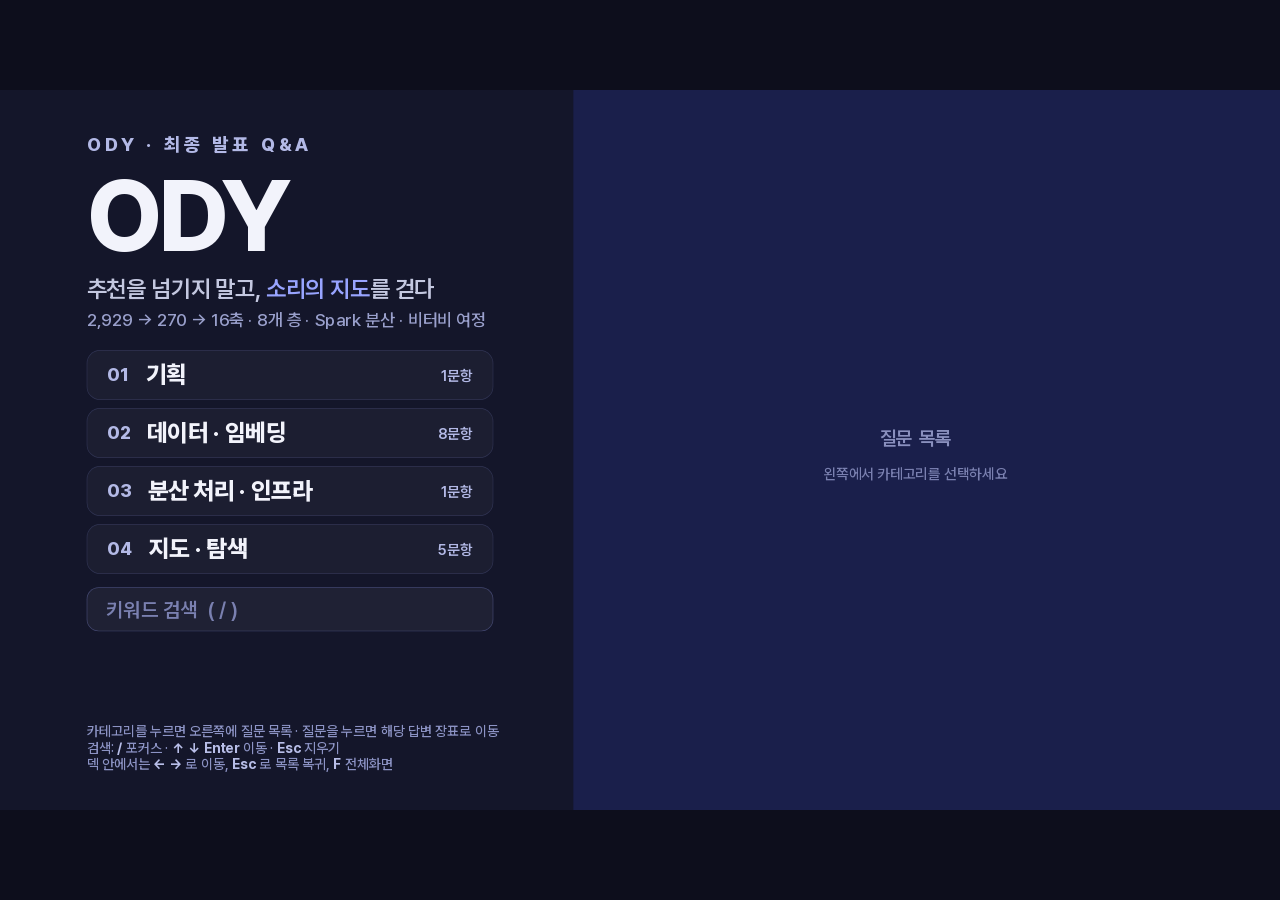
<file: index.html>
<!doctype html>
<html lang="ko">
<head>
<meta charset="utf-8">
<meta name="viewport" content="width=device-width,initial-scale=1">
<title>ODY · 최종 발표 Q&amp;A</title>
<link rel="stylesheet" href="assets/base.css">
<style>
  body{background:var(--dark)}
  .slide.home{display:block;background:var(--dark);padding:0}
  .home-grid{position:absolute;inset:0;display:grid;grid-template-columns:860px 1fr}

  /* 좌측 */
  .home-l{padding:64px 0 56px 130px;display:flex;flex-direction:column;position:relative;z-index:2}
  .brand-eyebrow{font-size:28px;font-weight:800;letter-spacing:.22em;color:var(--dink3)}
  .brand{font-size:150px;font-weight:800;letter-spacing:-.045em;line-height:.92;color:var(--dink);margin:22px 0 0}
  .brand-def{font-size:35px;font-weight:600;color:var(--dink2);margin-top:20px;letter-spacing:-.01em}
  .brand-tag{font-size:26px;font-weight:500;color:#9AA0CC;margin-top:10px}

  .cats{margin-top:30px;display:flex;flex-direction:column;gap:12px;width:610px}
  .cat{
    display:flex;align-items:center;gap:22px;width:100%;text-align:left;cursor:pointer;
    background:rgba(255,255,255,.035);border:1px solid rgba(152,164,255,.16);
    border-radius:20px;padding:15px 30px;font:inherit;color:var(--dink);
    transition:background .22s var(--ease),border-color .22s var(--ease),transform .22s var(--ease);
  }
  .cat:hover{background:rgba(91,103,232,.16);border-color:rgba(152,164,255,.45);transform:translateX(6px)}
  .cat.on{background:var(--indigo);border-color:var(--indigo)}
  .cat .num{font-size:27px;font-weight:800;letter-spacing:.06em;color:var(--dink3);min-width:36px}
  .cat.on .num{color:#C9CFFF}
  .cat .nm{font-size:36px;font-weight:800;letter-spacing:-.01em}
  .cat .cnt{margin-left:auto;font-size:22px;font-weight:600;color:var(--dink3)}
  .cat.on .cnt{color:#D5DAFF}
  .cat[disabled]{opacity:.34;cursor:default}
  .cat[disabled]:hover{transform:none;background:rgba(255,255,255,.035);border-color:rgba(152,164,255,.16)}

  .home-hint{margin-top:auto;font-size:21px;font-weight:500;color:#8C93C4}
  .home-hint b{color:#B8BEE8;font-weight:700}

  /* 우측 질문 패널 */
  .home-r{position:relative;background:#1A1F4B;overflow:hidden}
  .qwrap{position:absolute;inset:0;padding:96px 110px 84px 76px;display:flex;flex-direction:column;z-index:2}
  .qempty{margin:auto;text-align:center;color:#8A90BE;font-size:29px;font-weight:600;line-height:1.7}
  .qempty span{display:block;font-size:22px;font-weight:500;color:#7A80B0;margin-top:12px}

  .qhead{font-size:27px;font-weight:800;letter-spacing:.18em;color:var(--peri);margin-bottom:8px}
  .qsub{font-size:25px;font-weight:500;color:#9AA0CC;margin-bottom:30px}
  .qlist{display:flex;flex-direction:column;gap:9px;overflow-y:auto;padding-right:14px;flex:1}
  .qlist::-webkit-scrollbar{width:7px}
  .qlist::-webkit-scrollbar-thumb{background:#2E3360;border-radius:4px}
  .q{
    display:flex;align-items:flex-start;gap:18px;cursor:pointer;text-align:left;
    background:rgba(255,255,255,.028);border:1px solid rgba(152,164,255,.1);border-left:3px solid transparent;
    border-radius:14px;padding:17px 22px;font:inherit;color:var(--dink);text-decoration:none;
    transition:background .18s var(--ease),border-color .18s var(--ease),transform .18s var(--ease);
  }
  .q:hover{background:rgba(91,103,232,.2);border-left-color:var(--peri);transform:translateX(5px)}
  .q .qn{font-size:21px;font-weight:800;color:var(--dink3);min-width:40px;padding-top:3px;letter-spacing:.04em}
  .q:hover .qn{color:var(--peri)}
  .q .qt{font-size:27px;font-weight:700;line-height:1.4;letter-spacing:-.01em}
  .q .qp{margin-left:auto;font-size:20px;font-weight:600;color:#9096C8;padding-top:5px;white-space:nowrap}

  .qsect{font-size:22px;font-weight:800;letter-spacing:.16em;color:var(--teal-s);margin:24px 0 6px;padding-left:4px}
  .qsect:first-child{margin-top:0}
  .qtags{display:flex;gap:10px;flex-wrap:wrap;margin:-12px 0 18px}
  .qtag{background:#23264A;color:var(--dink2);border:1px solid #2E3360;border-radius:999px;padding:8px 20px;font-size:21px;font-weight:700;cursor:pointer;font-family:inherit;transition:background .2s,color .2s}
  .qtag:hover{border-color:var(--teal-s)}
  .qtag.on{background:var(--teal-s);border-color:var(--teal-s);color:#14162A}

  .fadein{animation:fu .5s var(--ease) both}

  /* 검색 */
  .search{margin-top:20px;margin-bottom:20px;width:610px}
  .search input{
    width:100%;font:inherit;font-size:30px;font-weight:600;color:var(--dink);
    background:rgba(255,255,255,.05);border:1px solid rgba(152,164,255,.3);border-radius:18px;padding:14px 28px;outline:none;
  }
  .search input::placeholder{color:#7A80B0}
  .search input:focus{border-color:var(--peri);background:rgba(91,103,232,.12)}
  .q .qbody{display:flex;flex-direction:column;gap:6px;min-width:0}
  .q .qc{font-size:19px;font-weight:700;color:var(--dink3);letter-spacing:.04em}
  .q .qst{font-size:21px;font-weight:600;color:#A9AFDA}
  .q .qsn{font-size:20px;font-weight:500;color:#9096C8;line-height:1.5}
  .q.sel{background:rgba(91,103,232,.28);border-left-color:var(--peri)}
  .q mark{background:rgba(255,212,0,.85);color:#111;border-radius:4px;padding:0 3px}
</style>
</head>
<body>
<div class="stage">
  <div class="deck">
    <section class="slide home is-active">
      <div class="home-grid">
        <div class="home-l">
          <div class="brand-eyebrow" data-a="fd">ODY · 최종 발표 Q&amp;A</div>
          <h1 class="brand" data-a="fu" style="--d:.1s">ODY</h1>
          <p class="brand-def" data-a="fu" style="--d:.2s">추천을 넘기지 말고, <span style="color:var(--peri)">소리의 지도</span>를 걷다</p>
          <p class="brand-tag" data-a="fu" style="--d:.28s">2,929 → 270 → 16축 · 8개 층 · Spark 분산 · 비터비 여정</p>

          <nav class="cats" data-a="fu" style="--d:.38s">
            <button class="cat" data-cat="planning"><span class="num">01</span><span class="nm">기획</span><span class="cnt">1문항</span></button>
            <button class="cat" data-cat="data"><span class="num">02</span><span class="nm">데이터 · 임베딩</span><span class="cnt">8문항</span></button>
            <button class="cat" data-cat="infra"><span class="num">03</span><span class="nm">분산 처리 · 인프라</span><span class="cnt">1문항</span></button>
            <button class="cat" data-cat="map"><span class="num">04</span><span class="nm">지도 · 탐색</span><span class="cnt">5문항</span></button>
          </nav>

          <div class="search" data-a="fu" style="--d:.48s">
            <input id="sq" type="search" placeholder="키워드 검색  ( / )" autocomplete="off">
          </div>

          <p class="home-hint" data-a="fi" style="--d:.6s">카테고리를 누르면 오른쪽에 질문 목록 · 질문을 누르면 해당 답변 장표로 이동<br>검색: <b>/</b> 포커스 · <b>↑ ↓ Enter</b> 이동 · <b>Esc</b> 지우기<br>덱 안에서는 <b>← →</b> 로 이동, <b>Esc</b> 로 목록 복귀, <b>F</b> 전체화면</p>
        </div>

        <div class="home-r">
          <div class="qwrap">
            <div class="qempty" id="qempty">질문 목록<span>왼쪽에서 카테고리를 선택하세요</span></div>
            <div id="qpanel" style="display:none;flex-direction:column;flex:1;min-height:0">
              <div class="qhead" id="qhead"></div>
              <div class="qsub" id="qsub"></div>
              <div class="qtags" id="qtags"></div>
              <div class="qlist" id="qlist"></div>
            </div>
          </div>
        </div>
      </div>
    </section>
  </div>
</div>

<script src="assets/deck.js"></script>
<script src="assets/search-index.js"></script>
<script>
const DATA = {
  planning: {
    label: '01 · 기획',
    sub: '문제 정의 · 근거 · 차별점 · 저작권',
    file: '01-planning.html',
    items: [
      {sect:'사용자 · 시장'},
      {n:'Q1', t:'음원 저작권은 어떻게 해결했나', s:1}
    ]
  },
  data: {
    label: '02 · 데이터 · 임베딩',
    sub: '원본 데이터 · 특징 선별 · 스케일링 · PCA · 축 이름',
    file: '03-domain.html',
    items: [
      {sect:'원본 데이터'},
      {n:'Q1', t:'데이터는 어디서 왔고, 몇 곡인가', s:1},
      {sect:'특징 선별 · 스케일링'},
      {n:'Q2', t:'2,900개 특징에서 270개는 어떻게 골랐나', s:2},
      {n:'Q3', t:'단위가 다른 특징을 어떻게 같은 자로 맞췄나', s:4},
      {sect:'PCA'},
      {n:'Q4', t:'왜 PCA인가 — t-SNE, UMAP, 딥러닝은?', s:6},
      {n:'Q5', t:'270개를 16개로 줄여도 정보가 남나', s:10},
      {sect:'축 이름 · 확장'},
      {n:'Q6', t:'축 이름(밝기, 베이스…)은 주관적이지 않나', s:14},
      {n:'Q7', t:'신곡은 어떻게 지도에 올리나 — 지도가 바뀌지 않나', s:17},
      {n:'Q8', t:'PCA는 언제 다시 학습하나', s:19}
    ]
  },
  infra: {
    label: '03 · 분산 처리 · 인프라',
    sub: '630GB · Spark 파이프라인 · 성능 · DB · 배포',
    file: '03-domain.html',
    items: [
      {sect:'DB · 서버'},
      {n:'Q1', t:'왜 pgvector인가 — Neo4j, 별도 벡터 DB는', s:24}
    ]
  },
  map: {
    label: '04 · 지도 · 탐색',
    sub: '8개 층 · 주변 탐색 · 첫 화면 · 따라가기',
    file: '02-feature.html',
    items: [
      {sect:'주변 탐색'},
      {n:'Q1', t:'469만 곡 중 가까운 10곡을 어떻게 빨리 찾나', s:1},
      {n:'Q2', t:'화면에서 가까운데 주변 목록에 없는 이유는', s:3},
      {n:'Q3', t:'가까우면 정말 비슷하다는 근거는', s:5},
      {sect:'첫 화면'},
      {n:'Q4', t:'469만 곡을 첫 화면에 다 그리나', s:21, f:'03-domain.html'},
      {sect:'따라가기 · 실시간'},
      {n:'Q5', t:'따라가기는 실시간으로 어떻게 동작하나', s:6}
    ]
  }
};

const qempty = document.getElementById('qempty');
const qpanel = document.getElementById('qpanel');
const qhead  = document.getElementById('qhead');
const qsub   = document.getElementById('qsub');
const qlist  = document.getElementById('qlist');
const qtags  = document.getElementById('qtags');

// 섹션 태그: 질문이 많은 덱에서 누르면 그 섹션으로 바로 스크롤
function buildTags(){
  const sects = [...qlist.querySelectorAll('.qsect')];
  qtags.innerHTML = '';
  qtags.style.display = sects.length > 1 ? '' : 'none';
  sects.forEach(el => {
    const b = document.createElement('button');
    b.className = 'qtag'; b.textContent = el.textContent;
    b.addEventListener('click', () => qlist.scrollTo({top: el.offsetTop - qlist.offsetTop, behavior: 'smooth'}));
    qtags.appendChild(b);
  });
  markTag();
}
function markTag(){
  const sects = [...qlist.querySelectorAll('.qsect')], tags = [...qtags.children];
  let k = 0;
  sects.forEach((el, i) => { if (el.offsetTop - qlist.offsetTop <= qlist.scrollTop + 8) k = i; });
  if (qlist.scrollTop + qlist.clientHeight >= qlist.scrollHeight - 4) k = sects.length - 1;   // 끝까지 내리면 마지막 섹션
  tags.forEach((t, i) => t.classList.toggle('on', i === k));
}
qlist.addEventListener('scroll', markTag);
var curCat = null;

// 질문 하나가 차지하는 장 범위 "시작-끝" (다음 질문 바로 앞까지, 마지막 질문은 덱 끝까지)
const fileOf = (d, it) => it.f || d.file;
// 같은 파일을 쓰는 질문 전부를 보고, 다음 질문 바로 앞까지 (마지막이면 파일 끝까지)
function rangeOf(d, it){
  const f = fileOf(d, it);
  let next = Infinity;
  for(const k in DATA) DATA[k].items.forEach(x => { if(x.n && fileOf(DATA[k], x) === f && x.s > it.s) next = Math.min(next, x.s); });
  return it.s + '-' + (next === Infinity ? '' : next - 1);
}
const qHref = (key, d, it, s) => fileOf(d, it) + '?r=' + rangeOf(d, it) + '&c=' + key + '#s' + (s || it.s);

function openCat(key){
  const d = DATA[key];
  if(!d) return;
  curCat = key;
  document.getElementById('sq').value = '';
  document.querySelectorAll('.cat').forEach(b => b.classList.toggle('on', b.dataset.cat === key));
  qempty.style.display = 'none';
  qpanel.style.display = 'flex';
  qhead.textContent = d.label;
  qsub.textContent = d.sub;
  qlist.innerHTML = '';
  qtags.style.display = 'none';
  d.items.forEach((it, idx) => {
    if(it.sect){
      const h = document.createElement('div');
      h.className = 'qsect'; h.textContent = it.sect;
      qlist.appendChild(h); return;
    }
    const a = document.createElement('a');
    a.className = 'q';
    a.href = qHref(key, d, it);
    a.innerHTML = '<span class="qn">'+it.n+'</span><span class="qt">'+it.t+'</span><span class="qp">p.'+it.s+'</span>';
    a.style.animationDelay = (idx * 0.018) + 's';
    a.classList.add('fadein');
    qlist.appendChild(a);
  });
  qlist.scrollTop = 0;
  buildTags();
  history.replaceState(null,'','#'+key);
}

document.querySelectorAll('.cat').forEach(b => {
  if(b.disabled) return;
  b.addEventListener('click', () => openCat(b.dataset.cat));
});

// 덱에서 뒤로가기로 돌아왔을 때 해당 카테고리 목록을 열어둠
const h = location.hash.replace('#','');
if(DATA[h]) openCat(h);

// ---------- 검색 ----------
const sq = document.getElementById('sq');
const SLIDES = window.SEARCH || [];
let selIdx = -1;

const esc = t => t.replace(/[&<>"]/g, c => ({'&':'&amp;','<':'&lt;','>':'&gt;','"':'&quot;'}[c]));
const hl = (t, terms) => {
  let out = esc(t);
  terms.forEach(w => {
    const re = new RegExp(esc(w).replace(/[.*+?^${}()|[\]\\]/g, '\\$&'), 'gi');
    out = out.replace(re, m => '<mark>' + m + '</mark>');
  });
  return out;
};
const snippet = (body, w) => {
  const i = body.toLowerCase().indexOf(w);
  const a = Math.max(0, i - 40), b = Math.min(body.length, i + w.length + 90);
  return (a > 0 ? '…' : '') + body.slice(a, b) + (b < body.length ? '…' : '');
};
// 슬라이드 번호 → 그 슬라이드가 속한 질문
function questionOf(file, s){
  let best = null;
  for(const key in DATA) DATA[key].items.forEach(it => {
    if(it.n && fileOf(DATA[key], it) === file && it.s <= s && (!best || it.s > best.it.s)) best = {key, d: DATA[key], it};
  });
  return best;
}
function hitRow(key, d, it, s, terms, slideTitle, snip){
  const a = document.createElement('a');
  a.className = 'q';
  a.href = qHref(key, d, it, s);
  let body = '<span class="qc">' + esc(d.label) + '</span><span class="qt">' + hl(it ? it.t : slideTitle, terms) + '</span>';
  if(slideTitle && it && slideTitle !== it.t) body += '<span class="qst">장표 · ' + hl(slideTitle, terms) + '</span>';
  if(snip) body += '<span class="qsn">' + hl(snip, terms) + '</span>';
  a.innerHTML = '<span class="qn">' + (it ? it.n : '') + '</span><span class="qbody">' + body + '</span><span class="qp">p.' + s + '</span>';
  return a;
}

function runSearch(raw){
  const terms = raw.toLowerCase().split(/\s+/).filter(Boolean);
  selIdx = -1;
  if(!terms.length){
    if(curCat) openCat(curCat);
    else { qpanel.style.display = 'none'; qempty.style.display = ''; }
    qtags.style.display = 'none';
    return;
  }
  const has = t => { t = t.toLowerCase(); return terms.every(w => t.includes(w)); };
  const titleHits = [], bodyHits = [], seen = new Set();

  // 1순위: 질문 제목
  for(const key in DATA){
    const d = DATA[key];
    d.items.forEach(it => {
      if(!it.n || !has(it.t)) return;
      seen.add(fileOf(d, it) + '#' + it.s);
      const sl = SLIDES.find(x => x.file === fileOf(d, it) && x.s === it.s);
      titleHits.push(hitRow(key, d, it, it.s, terms, sl ? sl.title : '', ''));
    });
  }
  // 1순위: 장표 큰 제목 / 2순위: 장표 내용
  SLIDES.forEach(sl => {
    const id = sl.file + '#' + sl.s;
    if(seen.has(id)) return;
    const q = questionOf(sl.file, sl.s);
    if(!q) return;
    if(has(sl.title)){
      seen.add(id);
      titleHits.push(hitRow(q.key, q.d, q.it, sl.s, terms, sl.title, ''));
    } else if(has(sl.title + ' ' + sl.body)){
      seen.add(id);
      bodyHits.push(hitRow(q.key, q.d, q.it, sl.s, terms, sl.title, snippet(sl.body, terms.find(w => sl.body.toLowerCase().includes(w)) || terms[0])));
    }
  });

  document.querySelectorAll('.cat').forEach(b => b.classList.remove('on'));
  qempty.style.display = 'none';
  qpanel.style.display = 'flex';
  qhead.textContent = 'SEARCH';
  qtags.style.display = 'none';
  qsub.textContent = '“' + raw.trim() + '” · ' + (titleHits.length + bodyHits.length) + '건';
  qlist.innerHTML = '';
  const sect = (label, arr) => {
    const el = document.createElement('div');
    el.className = 'qsect'; el.textContent = label + ' · ' + arr.length;
    qlist.appendChild(el);
    arr.forEach(a => qlist.appendChild(a));
  };
  sect('제목에 포함', titleHits);
  sect('내용에 포함', bodyHits);
}

function moveSel(dir){
  const rows = [...qlist.querySelectorAll('a.q')];
  if(!rows.length) return;
  rows.forEach(r => r.classList.remove('sel'));
  selIdx = Math.max(0, Math.min(rows.length - 1, selIdx + dir));
  rows[selIdx].classList.add('sel');
  rows[selIdx].scrollIntoView({block: 'nearest'});
}

sq.addEventListener('input', () => runSearch(sq.value));
sq.addEventListener('click', e => e.stopPropagation());  // 덱의 클릭 넘기기 방지
sq.addEventListener('keydown', e => {
  e.stopPropagation();
  if(e.key === 'Escape'){ sq.value = ''; runSearch(''); sq.blur(); }
  if(e.key === 'ArrowDown'){ e.preventDefault(); moveSel(1); }
  if(e.key === 'ArrowUp'){ e.preventDefault(); moveSel(-1); }
  if(e.key === 'Enter'){
    const rows = qlist.querySelectorAll('a.q');
    const r = rows[selIdx >= 0 ? selIdx : 0];
    if(r) location.href = r.href;
  }
});

// 숫자 키로 카테고리 선택
document.addEventListener('keydown', e => {
  if(e.target === sq) return;
  if(e.key === '/'){ e.preventDefault(); sq.focus(); return; }
  if(e.key === '1') openCat('planning');
  if(e.key === '2') openCat('feature');
  if(e.key === '3') openCat('domain');
  if(e.key === '4') openCat('ai');
  if(e.key === '5') openCat('reserve');
  if((e.key === 'f' || e.key === 'F')){
    if(document.fullscreenElement) document.exitFullscreen(); else document.documentElement.requestFullscreen();
  }
});
</script>
</body>
</html>
</file>
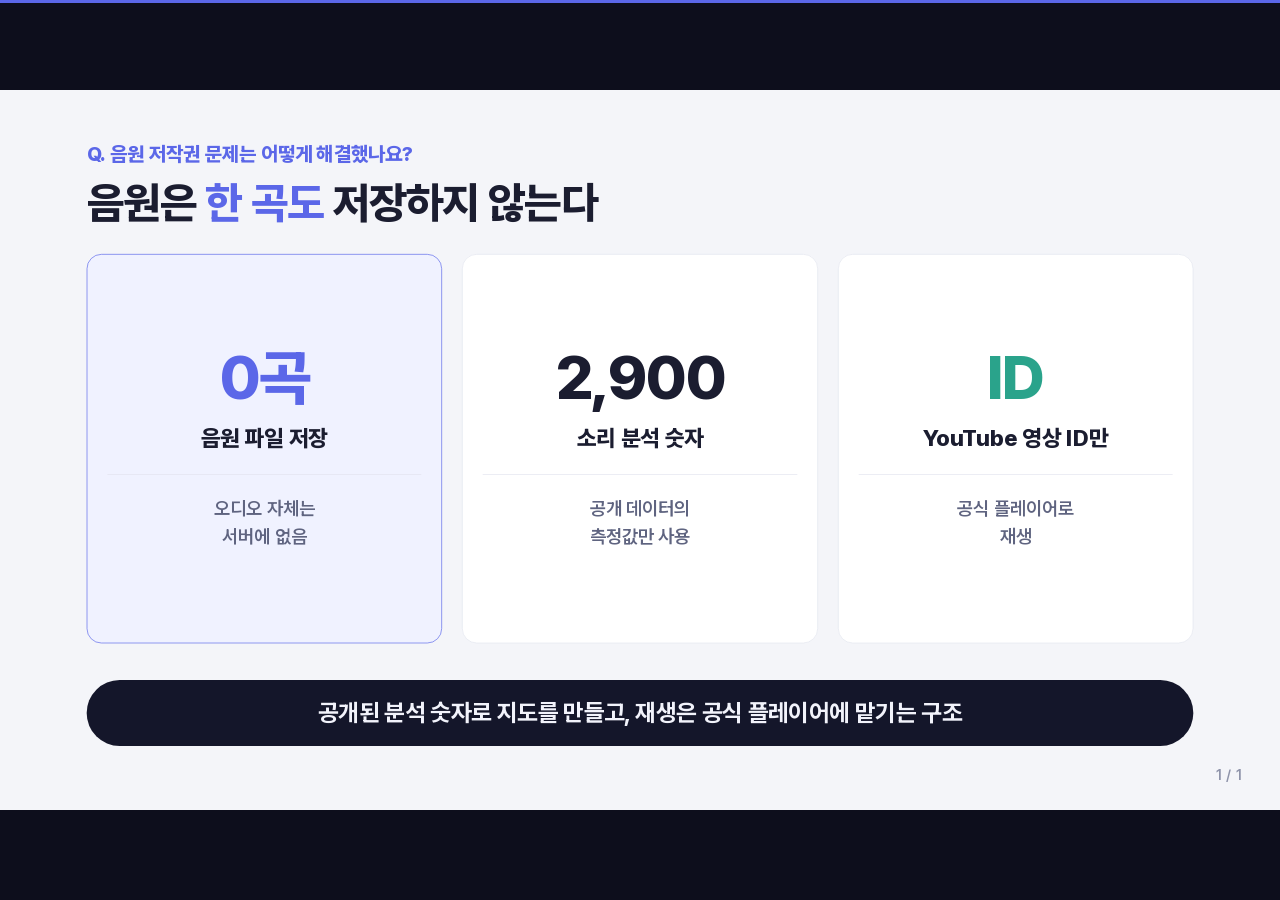
<file: 01-planning.html>
<!doctype html>
<html lang="ko">
<head>
<meta charset="utf-8">
<meta name="viewport" content="width=device-width,initial-scale=1">
<title>ODY Q&amp;A · 01 기획</title>
<link rel="stylesheet" href="assets/base.css">
<style>
  /* ===== S1 : 기존 추천 vs ODY ===== */
  .cmp{display:grid;grid-template-columns:1fr 92px 1fr;align-items:stretch;gap:0;height:560px}
  .cmp .card{height:100%;display:flex;flex-direction:column}
  .cmp-arrow{display:grid;place-items:center}
  .cmp-arrow svg{overflow:visible}
  .panel-t{font-size:36px;font-weight:800;margin-bottom:26px}
  .genres{display:grid;grid-template-columns:repeat(3,1fr);gap:18px;flex:1}
  .genre{background:#EDEEF4;border-radius:14px;padding:20px 0 24px;display:flex;flex-direction:column;align-items:center}
  .genre-n{font-size:29px;font-weight:700;color:var(--ink);margin-bottom:18px}
  .gdots{display:grid;grid-template-columns:repeat(3,18px);gap:16px 20px}
  .gdots i{width:18px;height:18px;border-radius:50%;display:block}
  .person{width:22px;height:34px;margin-top:20px;position:relative}
  .person::before{content:'';position:absolute;top:0;left:4px;width:14px;height:14px;border-radius:50%;background:var(--ink)}
  .person::after{content:'';position:absolute;bottom:0;left:0;width:22px;height:15px;border-radius:11px 11px 4px 4px;background:var(--ink)}
  .cap{font-size:30px;font-weight:700;text-align:center;margin-top:20px}

  /* ===== S2 : 사용자 여정 ===== */
  .steps{display:grid;grid-template-columns:repeat(6,1fr);gap:0;align-items:start;margin-top:14px}
  .step{text-align:center;position:relative}
  .step .arr{position:absolute;top:52px;right:-22px;width:44px;height:2px;background:#C8CCDA}
  .step .arr::after{content:'';position:absolute;right:0;top:-4px;border-left:9px solid #C8CCDA;border-top:5px solid transparent;border-bottom:5px solid transparent}
  .step .lbl{font-size:28px;font-weight:800;margin-top:22px}
  .step .box{background:var(--white);border:1px solid var(--border);border-radius:16px;padding:20px 8px;font-size:25px;font-weight:700;margin-top:24px}
  .step .tag{display:inline-block;margin-top:16px;border-radius:999px;padding:9px 20px;font-size:21px;font-weight:700}

  /* ===== S3 : 결정 여섯 가지 ===== */
  .dec{display:grid;grid-template-columns:330px 96px 330px 1fr;align-items:center;gap:16px 0;row-gap:20px}
  .dec .old{background:#EDEEF4;border-radius:12px;padding:18px 24px;font-size:26px;font-weight:700;color:#7C8196;text-decoration:line-through;text-decoration-color:#B4B8C8;text-align:center}
  .dec .arr2{height:2px;background:var(--indigo);position:relative;margin:0 18px}
  .dec .arr2::after{content:'';position:absolute;right:0;top:-5px;border-left:10px solid var(--indigo);border-top:6px solid transparent;border-bottom:6px solid transparent}
  .dec .new{background:var(--indigo);color:#fff;border-radius:12px;padding:18px 24px;font-size:26px;font-weight:800;text-align:center}
  .dec .why{font-size:25px;font-weight:600;color:var(--ink2);padding-left:34px}

  /* ===== S4 : 음원 비저장 ===== */
  .fl{display:grid;grid-template-columns:1fr 62px 1fr 62px 1fr 62px 200px;align-items:center;margin-bottom:30px}
  .fl .bx{background:var(--white);border:1px solid var(--border);border-radius:18px;padding:30px 20px;text-align:center;font-size:28px;font-weight:700;line-height:1.35;min-height:118px;display:grid;place-items:center}
  .fl .bx.ind{color:var(--indigo);font-weight:800}
  .fl .bx.dk{background:var(--dark);color:#fff;border-color:var(--dark);font-size:26px}
  .fl .ar{height:2px;background:#C8CCDA;margin:0 14px;position:relative}
  .fl .ar::after{content:'';position:absolute;right:0;top:-4px;border-left:9px solid #C8CCDA;border-top:5px solid transparent;border-bottom:5px solid transparent}
  .fl .side{font-size:24px;font-weight:600;color:var(--ink2);padding-left:24px}
  .xmark{position:absolute;top:-16px;right:-14px;font-size:45px;font-weight:800;color:var(--orange);line-height:1}
  .nums{display:grid;grid-template-columns:repeat(3,1fr);gap:40px;margin-top:8px;text-align:left}

  /* ===== S5 : 한계 ===== */
  .lim{display:grid;grid-template-columns:repeat(3,1fr);gap:26px}
  .lim .card{padding:30px 32px}
  .lim .t{display:flex;align-items:center;gap:12px;font-size:34px;font-weight:800}
  .lim .t::before{content:'';width:13px;height:13px;border-radius:50%;background:var(--orange);flex:none}
  .lim .s{font-size:28px;font-weight:600;color:var(--ink2);margin:16px 0 22px}
  .lim .nx{background:#E9ECFF;color:var(--indigo);border-radius:12px;padding:14px 20px;font-size:28px;font-weight:700}
  .steps.big{margin-top:96px !important}
  .steps.big .dot-n{width:140px;height:140px;font-size:60px}
  .steps.big .arr{top:70px}
  .steps.big .lbl{font-size:33px;margin-top:30px}
  .steps.big .box{padding:58px 10px;margin-top:36px;font-size:31px}
  .steps.big .tag{margin-top:28px;font-size:26px;padding:12px 24px}
  .fl.big .bx{min-height:126px;font-size:31px}
  .cr3 .stat{padding:60px 30px}
  .cr3 .stat .n{font-size:92px}
  .cr3 .stat .l{font-size:34px;font-weight:800;color:var(--ink);margin-top:22px}
  .cr3 .hr{height:1px;background:var(--border);margin:30px 0;align-self:stretch}
  .cr3 .d{font-size:28px;font-weight:600;color:var(--ink2);line-height:1.5}
</style>
</head>
<body>
<div class="prog"></div>

<div class="stage">
<div class="deck">

<!-- ================= S1 ================= -->
<section class="slide">
  <div class="head">
    <div class="eyebrow" data-a="fd">Q. 음원 저작권 문제는 어떻게 해결했나요?</div>
    <h2 class="title" data-a="fu" style="--d:.1s">음원은 <span class="acc">한 곡도</span> 저장하지 않는다</h2>
  </div>
  <div class="cards c3 cr3">
    <div class="card stat accent" data-a="fu" style="--d:.25s"><div class="n">0곡</div><div class="l">음원 파일 저장</div><div class="hr"></div><div class="d">오디오 자체는<br>서버에 없음</div></div>
    <div class="card stat" data-a="fu" style="--d:.35s"><div class="n k">2,900</div><div class="l">소리 분석 숫자</div><div class="hr"></div><div class="d">공개 데이터의<br>측정값만 사용</div></div>
    <div class="card stat" data-a="fu" style="--d:.45s"><div class="n" style="color:var(--teal)">ID</div><div class="l">YouTube 영상 ID만</div><div class="hr"></div><div class="d">공식 플레이어로<br>재생</div></div>
  </div>
  <div class="concl" data-a="fu">공개된 분석 숫자로 지도를 만들고, 재생은 공식 플레이어에 맡기는 구조</div>
  <div class="pnum">1</div>
</section>

</div>
</div>

<div class="nav">
  <button data-prev aria-label="이전">←</button>
  <span class="counter">1 / 1</span>
  <button data-next aria-label="다음">→</button>
</div>

<script src="assets/deck.js"></script>
<script>
// S1 산점도 (결정론적)
(function(){
  const g = document.getElementById('s1-scatter');
  if(!g) return;
  const r = ODY.rng(99);
  const cols = ['#98A4FF','#F09D6B','#2AA38B','#C3CAFF','#7FD6C4'];
  let html = '';
  for(let i=0;i<58;i++){
    const x = 30 + r()*500, y = 24 + r()*286;
    const rad = 5 + r()*4;
    html += '<circle cx="'+x.toFixed(1)+'" cy="'+y.toFixed(1)+'" r="'+rad.toFixed(1)+'" fill="'+cols[Math.floor(r()*cols.length)]+'" opacity="'+(0.55+r()*0.4).toFixed(2)+'"/>';
  }
  g.innerHTML = html;
  g.setAttribute('data-a','fi');
  g.style.setProperty('--d','.6s');
})();
ODY.initDeck({backHref:'index.html#planning'});
</script>
</body>
</html>
</file>
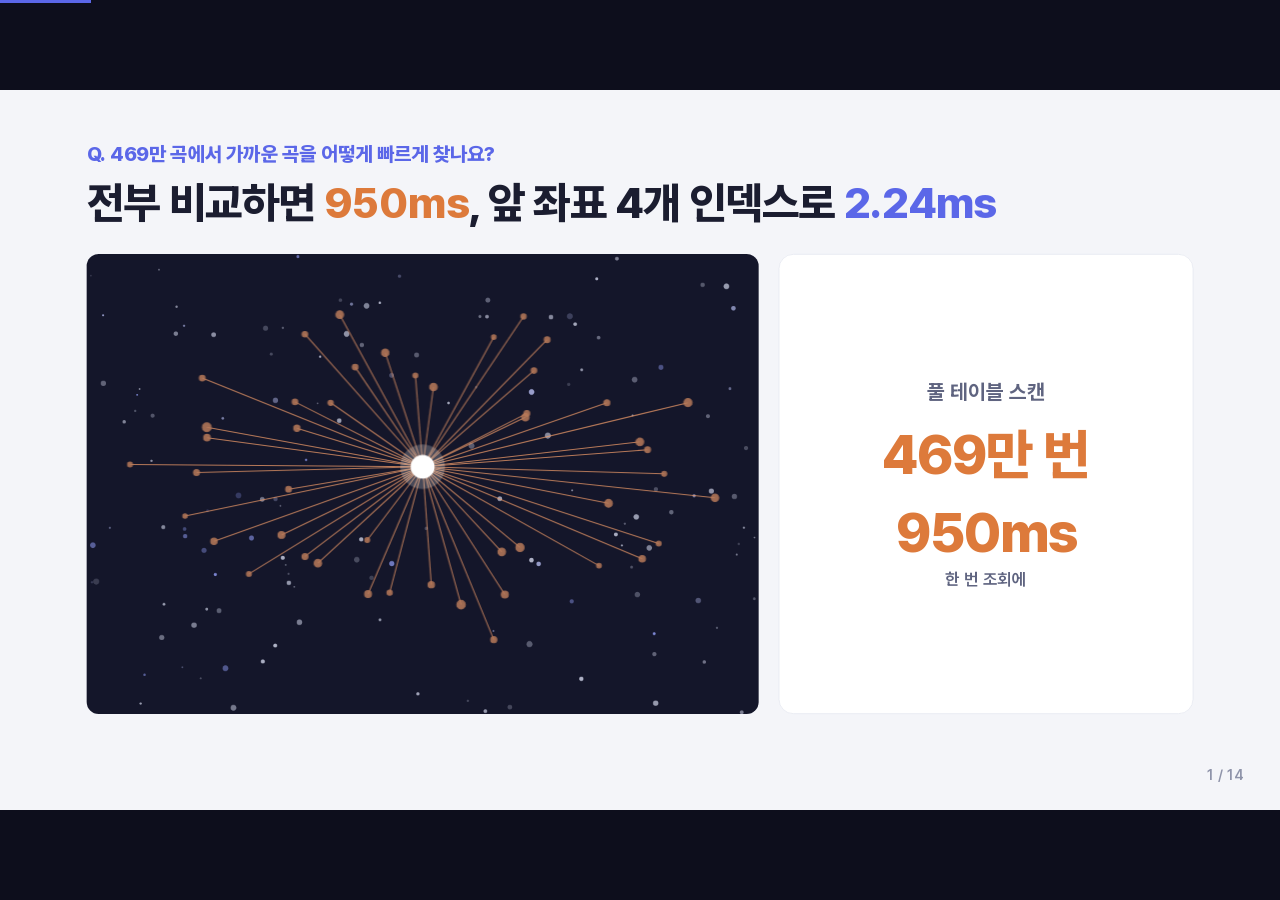
<file: 02-feature.html>
<!doctype html>
<html lang="ko">
<head>
<meta charset="utf-8">
<meta name="viewport" content="width=device-width,initial-scale=1">
<title>ODY Q&amp;A · 02 기능</title>
<link rel="stylesheet" href="assets/base.css">
<style>
  /* ---------- 공용 2분할 ---------- */
  .row{display:grid;gap:30px}
  .r-7-3{grid-template-columns:1.62fr 1fr}
  .r-1-1{grid-template-columns:1fr 1fr}
  .stagebox{height:560px}
  .stagebox.short{height:470px}
  .stagebox.tall{height:640px}

  /* 스켈레톤 리스트 */
  .sk-t{font-size:28px;font-weight:800;color:var(--indigo);margin-bottom:24px}
  .sk-row{display:flex;align-items:center;gap:16px;margin-bottom:17px}
  .sk-row i{width:13px;height:13px;border-radius:50%;background:var(--teal);flex:none}
  .sk-row span{height:15px;background:#E7E9F0;border-radius:8px;display:block}

  /* 카드 격자 (16곡) */
  .g16{display:grid;grid-template-columns:repeat(8,1fr);gap:15px}
  .tile{background:var(--white);border:1px solid var(--border);border-radius:14px;padding:14px 10px 16px;text-align:center;position:relative;min-height:158px;display:flex;flex-direction:column;align-items:center}
  .tile .idx{position:absolute;top:11px;left:13px;font-size:19px;font-weight:700;color:var(--ink3)}
  .tile .mk{position:absolute;top:9px;right:12px;font-size:24px;font-weight:800}
  .tile .badge{position:absolute;top:9px;right:10px;width:27px;height:27px;border-radius:50%;background:var(--indigo);color:#fff;font-size:18px;font-weight:800;display:grid;place-items:center}
  .tile .ball{width:46px;height:46px;border-radius:50%;margin:30px 0 14px;position:relative}
  .tile .ball.dup::after{content:'';position:absolute;top:-4px;left:14px;width:42px;height:42px;border-radius:50%;background:#D3D6E2;z-index:-1}
  .tile .nm{font-size:20px;font-weight:700;line-height:1.3}
  .tile .rs{font-size:17px;font-weight:600;color:var(--orange);margin-top:6px}
  .tile.out{border-color:#F2C9AB}
  .tile.keepc{border-color:var(--indigo);background:#F4F5FF}
  .tile.dim{background:#EFF0F5;border-color:transparent;opacity:.75}

  /* 통계 카드 */
  .st4{display:grid;grid-template-columns:repeat(4,1fr);gap:26px}
  .st4 .card{text-align:center;padding:44px 26px}
  .st4 .n{font-size:88px;font-weight:800;color:var(--indigo);letter-spacing:-.03em}
  .st4 .l{font-size:33px;font-weight:700;margin-top:16px}
  .st4 .hr{height:1px;background:var(--border);margin:34px 0}
  .st4 .d{font-size:28px;font-weight:600;color:var(--ink2);line-height:1.5}

  /* 막대 */
  .bars{display:grid;grid-template-columns:260px 1fr;row-gap:30px;align-items:center}
  .bars .bl{font-size:27px;font-weight:700}
  .bars .bb{display:flex;align-items:center;gap:18px}
  .bars .bb i{height:38px;border-radius:7px;display:block}
  .bars .bb b{font-size:30px;font-weight:800}

  /* 흐름 박스 */
  .vflow{display:flex;flex-direction:column;gap:0;align-items:stretch}
  .vflow .vb{background:var(--white);border:1px solid var(--border);border-radius:16px;padding:26px 20px;text-align:center;font-size:28px;font-weight:700}
  .vflow .vb.ind{background:var(--indigo);border-color:var(--indigo);color:#fff;font-weight:800}
  .vflow .va{height:40px;display:grid;place-items:center}
  .vflow .va::after{content:'↓';color:#9A9FB5;font-size:29px}

  /* 사람 아이콘 */
  .ppl{display:inline-block;position:relative;width:var(--w,44px);height:calc(var(--w,44px)*1.16)}
  .ppl::before{content:'';position:absolute;top:0;left:22%;width:56%;height:44%;border-radius:50%;background:var(--c,#98A4FF)}
  .ppl::after{content:'';position:absolute;bottom:0;left:0;width:100%;height:50%;border-radius:46% 46% 22% 22%;background:var(--c,#98A4FF)}

  /* 격자 지도 */
  .gmap{display:grid;grid-template-columns:repeat(8,1fr);gap:8px}
  .gmap .c{aspect-ratio:1;border-radius:10px;background:#C8CBD8;position:relative}
  .gmap .c.on{background:var(--indigo);box-shadow:inset 0 0 0 2px var(--peri-l)}
  .gmap .c.keep{background:var(--indigo)}
  .gmap .c.drop{background:#D9DBE4;box-shadow:inset 0 0 0 2px #9A9FB5}
  .gmap .c em{position:absolute;inset:26%;border-radius:50%;background:var(--dot,#7FD6C4)}
  .gaxis{display:grid;grid-template-columns:repeat(12,1fr);gap:7px;font-size:19px;font-weight:600;color:var(--ink3);text-align:center;margin-bottom:8px}
  .grow{display:grid;grid-template-rows:repeat(7,1fr);gap:7px;font-size:19px;font-weight:600;color:var(--ink3);align-items:center;text-align:right;padding-right:10px}

  .legend{display:flex;gap:34px;align-items:center;font-size:22px;font-weight:600}
  .legend i{width:26px;height:26px;border-radius:6px;display:inline-block;margin-right:10px;vertical-align:-6px}

  /* 테이블 비교 */
  .cmp-tbl{display:grid;grid-template-columns:200px 1fr 1fr;row-gap:16px;column-gap:26px;align-items:center}
  .cmp-tbl .hd{font-size:28px;font-weight:800;text-align:center;padding-bottom:6px}
  .cmp-tbl .lb{font-size:26px;font-weight:600;color:var(--ink2)}
  .cmp-tbl .va{background:#FDEBDD;color:#B5612B;border-radius:14px;padding:17px;text-align:center;font-size:25px;font-weight:700}
  .cmp-tbl .vb{background:#E9ECFF;color:var(--indigo);border-radius:14px;padding:17px;text-align:center;font-size:25px;font-weight:700}

  /* 오버레이 강조 */
  .veil{position:absolute;inset:0;background:rgba(20,22,42,.62);display:grid;place-items:center;z-index:5}
  .veil .vt{font-size:69px;font-weight:800;color:#fff;letter-spacing:-.03em;text-align:center}
  .veil .vs{font-size:29px;font-weight:600;color:var(--dink2);margin-top:22px;text-align:center}

  /* 키/값 행 */
  .kv{display:grid;grid-template-columns:150px 1fr;row-gap:26px;align-items:center}
  .kv .k{font-size:28px;font-weight:600;color:var(--ink2)}
  .kv .v{font-size:31px;font-weight:800}

  /* 타임라인 */
  .tl{position:relative;height:36px;background:#E7E9F0;border-radius:18px;overflow:hidden}
  .tl i{position:absolute;left:0;top:0;bottom:0;border-radius:18px;display:block}

  /* ---------- S4 · S5 : 흘러가는 목록 상자 ---------- */
  .scw{display:grid;grid-template-columns:600px 1fr;gap:80px;align-items:center}
  .scw.three{grid-template-columns:600px 1fr 600px;gap:0}
  .scroller{height:540px;background:var(--white);border:1px solid var(--border);border-radius:24px;overflow:hidden;position:relative;padding:0 26px;
    -webkit-mask-image:linear-gradient(#000 0,transparent 0),linear-gradient(transparent 0,#000 12%,#000 88%,transparent 100%);-webkit-mask-composite:source-over;
    mask-image:linear-gradient(transparent 0,#000 12%,#000 88%,transparent 100%)}
  .sc-in{display:flex;flex-direction:column;gap:8px;animation:scup 11s linear infinite}
  #sl-filter .sc-in{animation-duration:16s}
  @keyframes scup{to{transform:translateY(-50%)}}
  .pr{display:flex;align-items:center;gap:16px;height:40px;padding:0 10px;border-radius:9px;flex:none}
  .pr .rk{width:32px;font-size:16px;font-weight:700;color:var(--ink3);text-align:right;flex:none}
  .dt{position:relative;display:inline-block;width:20px;height:20px;border-radius:50%;background:var(--c,#C8CBD8);flex:none}
  .pr .bars{flex:1;display:flex;flex-direction:column;gap:6px}
  .pr .bars i{display:block;height:10px;border-radius:5px;background:#D9DBE4}
  .pr .bars i.a{height:7px;opacity:.7}
  .pr.pick{background:#E9ECFF;transition:background .25s}
  .pr.pick .bars i{background:var(--peri-l)}


  .ring{transform-box:fill-box;transform-origin:center;opacity:0}
  .slide.is-active .ring{animation:ringg 1.2s var(--ease) var(--d,0s) both}
  @keyframes ringg{from{transform:scale(0);opacity:0}to{opacity:1}}
  .nb3{display:grid;grid-template-columns:700px 1fr 380px 1fr 480px;align-items:center;margin-top:24px}
  .nb3 .scroller{height:520px}
  .nb3 .sq10{grid-template-columns:repeat(5,84px);gap:15px}
  .nb3 .sq{width:84px;height:84px}
  .nb-cap{font-size:27px;font-weight:800;color:var(--indigo);text-align:center;margin-bottom:12px}
  .gate{display:flex;flex-direction:column;align-items:center;justify-content:center;gap:18px;padding:0 16px}
  .gate-ar{width:100%;height:3px;background:var(--indigo);position:relative}
  .gate-ar::after{content:'';position:absolute;right:-2px;top:-7px;border-left:16px solid var(--indigo);border-top:8px solid transparent;border-bottom:8px solid transparent}
  .gate-lb{font-size:24px;font-weight:800;color:var(--indigo);background:#E9ECFF;border-radius:999px;padding:12px 26px}
  .sqwrap{display:flex;flex-direction:column;align-items:center;gap:30px}
  .sq10{display:grid;grid-template-columns:repeat(5,96px);gap:16px}
  .sq{width:96px;height:96px;border-radius:20px;border:2px dashed #C8CBD8;background:transparent;position:relative;transition:border-color .3s,background .3s,transform .3s}
  @keyframes sqpop{0%{transform:scale(.7)}60%{transform:scale(1.12)}100%{transform:scale(1)}}
  .sq.on{border-style:solid;border-color:transparent;background:var(--indigo);animation:sqpop .45s var(--ease)}
  .sq-n{font-size:30px;font-weight:700;color:var(--ink2)}
  .sq-n b{font-size:64px;font-weight:800;color:var(--indigo);letter-spacing:-.03em;margin-right:8px}

  /* ---------- S7 · S8 : 별 두 개 3D 장면 ---------- */
  @property --ry{syntax:'<angle>';inherits:true;initial-value:0deg}
  @property --rx{syntax:'<angle>';inherits:true;initial-value:0deg}
  @property --tx{syntax:'<length>';inherits:true;initial-value:0px}
  @property --bs{syntax:'<number>';inherits:true;initial-value:1.2}
  .scene{perspective:2200px}
  .orb{position:absolute;left:50%;top:50%;width:0;height:0;transform-style:preserve-3d;transform:translateX(var(--tx)) rotateX(var(--rx)) rotateY(var(--ry))}
  .orb>*{position:absolute;left:0;top:0;transform:translate3d(var(--x,0px),var(--y,0px),var(--z,0px)) rotateY(calc(-1*var(--ry))) rotateX(calc(-1*var(--rx))) scale(var(--s,1))}
  .bgd{width:var(--r);height:var(--r);margin:calc(var(--r)/-2);border-radius:50%;background:#C3CAFF}
  .st{width:0;height:0}
  .st::before{content:'';position:absolute;inset:-62px;border-radius:50%;background:var(--c);opacity:.25}
  .st::after{content:'';position:absolute;inset:-34px;border-radius:50%;background:var(--c)}
  .st b{position:absolute;top:-112px;left:-12px;font-size:36px;font-weight:800;color:var(--c)}
  .st.a{--c:#2AA38B;--x:-58px}
  .st.b{--c:#F09D6B;--x:58px;--z:-560px;--s:var(--bs)}
  .orb>.lnk{width:571px;height:0;border-top:3px dashed rgba(255,255,255,.75);transform-origin:0 0;transform:translate3d(-58px,0,0) rotateY(78.3deg)}
  .axl{position:absolute;left:32px;top:28px;font-size:25px;font-weight:700;color:#A2A7C6}
  .cap{position:absolute;left:50%;top:calc(50% + 96px);transform:translateX(-50%);font-size:28px;font-weight:700;color:#ECEEF8;white-space:nowrap}
  @keyframes cam{to{--tx:200px;--rx:-14deg;--ry:58deg;--bs:.72}}
  @keyframes fo{to{opacity:0}}
  #sl-far.is-active .orb{animation:cam 2.4s var(--ease) 1s forwards}
  #sl-far.is-active .out{animation:fo .4s ease 1s forwards}

  /* ---------- S21 · S22 : 격자 + 화면 프레임 + 전달 ---------- */
  .gs .cell{fill:rgba(255,255,255,.055);stroke:rgba(255,255,255,.09);stroke-width:1.5}
  .gs .cell.in{fill:#5B67E8;stroke:none}
  .gs .frame{fill:none;stroke:#C3CAFF;stroke-width:3;filter:drop-shadow(0 0 14px rgba(152,164,255,.65))}
  @keyframes cin{to{fill:#5B67E8;stroke:none}}
  @keyframes cout{to{fill:rgba(255,255,255,.055)}}
  @keyframes fup{to{transform:translateY(-212px)}}
  #sl-move.is-active .gs .fresh{animation:cin .5s var(--ease) 1s forwards}
  #sl-move.is-active .gs .drop{fill:#5B67E8;animation:cout .5s var(--ease) 1s forwards}
  #sl-move.is-active .gs .frame{animation:fup .7s var(--ease) 1s forwards}
  #sl-move.is-active .gs .gr{animation:fo .6s ease 1.3s forwards}
  @keyframes pkx{0%{transform:translate(0,0);opacity:0}10%{opacity:1}88%{opacity:1}100%{transform:translate(var(--tx),var(--ty));opacity:0}}
  @keyframes pky{0%,100%{transform:translateY(0)}50%{transform:translateY(-110px)}}
  .slide.is-active .gs .pk{animation:pkx 1.5s ease-in-out var(--d,0s) infinite}
  .slide.is-active .gs .pk .pky{animation:pky 1.5s ease-in-out var(--d,0s) infinite}
  .slide.is-active .gs .pk.once,.slide.is-active .gs .pk.once .pky{animation-iteration-count:1}
  .gs .scr{fill:none;stroke:#fff;stroke-width:3.5;filter:drop-shadow(0 0 12px rgba(255,255,255,.55))}
  @keyframes dim{to{opacity:.28}}
  .slide.is-active .cand-dim{animation:dim .6s ease var(--d,0s) forwards}
  #sl-real.is-active .gs .dim{animation:dim .5s ease 2s forwards}
  /* SVG 안 애니메이션은 자기 박스 중심 기준으로 */
  svg [data-a]{transform-box:fill-box;transform-origin:center}
  /* 막대가 왼쪽부터 자라남 */
  @keyframes growx{from{transform:scaleX(0)}to{transform:none}}
  .slide.is-active .grow,.slide.is-active .growx{transform-box:fill-box;transform-origin:left center;animation:growx var(--dur,1s) cubic-bezier(.45,.05,.55,.95) var(--d,0s) both}
  @keyframes fadeout{to{opacity:.35;filter:grayscale(1)}}
  .slide.is-active .fade-out{animation:fadeout .6s ease var(--d,0s) forwards}
  /* 하차: 아래로 내려감 */
  @keyframes drop{to{transform:translateY(78px)}}
  .slide.is-active .drop{animation:drop .7s cubic-bezier(.5,0,.3,1) var(--d,0s) forwards}
  /* 움직임 세 가지 */
  .mv3 .cellgrid{grid-template-columns:repeat(6,1fr);gap:8px;width:100%;max-width:440px;margin:0 auto 34px}
  .mv3 .mv-t{font-size:53px;font-weight:800;letter-spacing:-.01em}
  .mv3 .mv-s{font-size:34px;margin-top:12px}
  @keyframes pkt{0%{transform:translate(0,0);opacity:0}12%,88%{opacity:1}100%{transform:translate(var(--tx),var(--ty));opacity:0}}
  .pkt{opacity:0}
  .slide.is-active .pkt{animation:pkt .8s ease-in-out var(--d,0s) both}
  .slide.is-active .gone{animation:fo .3s ease var(--d,0s) forwards}
  .miss{display:grid;grid-template-columns:repeat(3,1fr);position:relative;text-align:center}
  .miss::before{content:'';position:absolute;left:16%;right:16%;top:22px;border-top:4px dashed #D9DBE4}
  .miss i{position:relative;display:block;width:44px;height:44px;margin:0 auto 14px;border-radius:50%;background:#fff;border:4px solid #BEC2D2}
  .miss i.ok{background:var(--indigo);border-color:var(--indigo)}
  .miss i.out{border-color:#F09D6B;background:#F09D6B}
  .miss b{display:block;font-size:34px;font-weight:800}
  .miss span{display:block;font-size:25px;font-weight:700;color:var(--ink2);margin-top:6px}
  @property --n{syntax:'<integer>';inherits:false;initial-value:0}
  .cy{position:relative;height:22px;border-radius:11px;background:#E6E8F0;margin:58px 6px 0}
  .cy-fill{position:absolute;left:0;top:0;bottom:0;width:0;border-radius:11px;background:var(--indigo)}
  .cy-fill::after{content:counter(n) "초";counter-reset:n var(--n);position:absolute;right:0;bottom:30px;transform:translateX(50%);font-size:32px;font-weight:800;color:var(--indigo);white-space:nowrap}
  .slide.is-active .cy-fill{animation:cyf 6s linear var(--d) forwards}
  .slide.is-active .cy-fill::after{animation:cyn 6s linear var(--d) forwards}
  @keyframes cyf{to{width:100%}}
  @keyframes cyn{to{--n:60}}
  .cy-mk{position:absolute;top:22px;height:var(--h);border-left:4px dotted #8F94AA;transform-origin:top}
  .slide.is-active .cy-mk{animation:growy .5s ease var(--d) both}
  @keyframes growy{from{transform:scaleY(0)}}
  .cy-mk span{position:absolute;top:100%;left:0;margin-top:8px;white-space:nowrap;font-size:25px;font-weight:700;color:var(--ink)}
  @keyframes stamp{0%{opacity:0;transform:scale(2.4) rotate(-12deg)}70%{opacity:1;transform:scale(.92) rotate(-4deg)}100%{opacity:1;transform:rotate(-4deg)}}
  .slide.is-active [data-a="stamp"]{animation-name:stamp;animation-duration:.5s}
  @keyframes mvx{from{transform:translateX(var(--fx,0))}}
  .slide.is-active .mv{animation:mvx var(--dur,1.2s) cubic-bezier(.5,0,.25,1) var(--d,0s) both}
  @keyframes wave{0%,100%{transform:translateY(-12px)}50%{transform:translateY(12px)}}
  .slide.is-active .wave{transform-box:fill-box;animation:wave 2.4s ease-in-out var(--w,0s) infinite}
  @keyframes mvdot{from{left:var(--x0);top:var(--y0)}to{left:var(--x1);top:var(--y1)}}
  .slide.is-active .mvdot{animation:mvdot var(--dur,.9s) cubic-bezier(.45,.05,.55,.95) var(--d,0s) both}
  @keyframes arrive{0%{box-shadow:0 0 0 0 var(--c)}100%{box-shadow:0 0 0 22px transparent}}
  .slide.is-active .mvdot .ring{animation:arrive .7s ease-out var(--d2,0s) both}
  /* S6 픽토그램 */
  .st4 .pic{width:100%;height:210px;display:block;margin:0 auto 30px}
</style>
</head>
<body>
<div class="prog"></div>

<div class="stage">
<div class="deck">

<section class="slide">
  <div class="head">
    <div class="eyebrow" data-a="fd">Q. 469만 곡에서 가까운 곡을 어떻게 빠르게 찾나요?</div>
    <h2 class="title" data-a="fu" style="--d:.1s">전부 비교하면 <span class="acc-o">950ms</span>, 앞 좌표 4개 인덱스로 <span class="acc">2.24ms</span></h2>
  </div>
  <div class="row r-7-3">
    <div class="sky stagebox" data-seed="47" data-a="sc" style="--d:.25s;height:690px">
      <svg class="sky-in" viewBox="0 0 900 560">
        <g id="s3-rays" stroke="#F09D6B" stroke-width="1.4" opacity=".75"></g>
        <circle cx="450" cy="285" r="30" fill="#fff" opacity=".22"/>
        <circle cx="450" cy="285" r="16" fill="#fff"/>
      </svg>
    </div>
    <div class="card stagebox" data-a="fr" style="height:690px;display:flex;flex-direction:column;justify-content:center;align-items:center;text-align:center; --d:.5s">
      <div style="font-size:31px;font-weight:700;color:var(--ink2)">풀 테이블 스캔</div>
      <div class="big acc-o" style="margin-top:34px">469만 번</div>
      <div class="big acc-o" style="margin-top:34px">950ms</div>
      <div class="big-cap">한 번 조회에</div>
    </div>
  </div>
  <div class="pnum">1</div>
</section>

<section class="slide" id="sl-filter">
  <div class="head">
    <div class="eyebrow" data-a="fd">Q. 469만 곡에서 가까운 곡을 어떻게 빠르게 찾나요?</div>
    <h2 class="title" data-a="fu" style="--d:.1s">앞 좌표 4개로 인덱스를 걸어 <span class="acc">풀 테이블 스캔이 필요 없다</span></h2>
  </div>
  <div class="nb3">
    <div data-a="sc" style="--d:.2s">
      <svg viewBox="0 0 560 470" style="width:100%;height:auto;display:block;overflow:visible">
        <rect x="0" y="0" width="560" height="470" rx="24" fill="#fff" stroke="#E3E5EF" stroke-width="2"/>
        <rect x="28" y="22" width="24" height="30" rx="5" fill="#5B67E8" data-a="pop" style="--d:0.30s"/><rect x="58" y="22" width="24" height="30" rx="5" fill="#5B67E8" data-a="pop" style="--d:0.33s"/><rect x="88" y="22" width="24" height="30" rx="5" fill="#5B67E8" data-a="pop" style="--d:0.36s"/><rect x="118" y="22" width="24" height="30" rx="5" fill="#5B67E8" data-a="pop" style="--d:0.39s"/><rect x="148" y="22" width="24" height="30" rx="5" fill="#D9DBE4" data-a="pop" style="--d:0.42s"/><rect x="178" y="22" width="24" height="30" rx="5" fill="#D9DBE4" data-a="pop" style="--d:0.45s"/><rect x="208" y="22" width="24" height="30" rx="5" fill="#D9DBE4" data-a="pop" style="--d:0.48s"/><rect x="238" y="22" width="24" height="30" rx="5" fill="#D9DBE4" data-a="pop" style="--d:0.51s"/><rect x="268" y="22" width="24" height="30" rx="5" fill="#D9DBE4" data-a="pop" style="--d:0.54s"/><rect x="298" y="22" width="24" height="30" rx="5" fill="#D9DBE4" data-a="pop" style="--d:0.57s"/><rect x="328" y="22" width="24" height="30" rx="5" fill="#D9DBE4" data-a="pop" style="--d:0.60s"/><rect x="358" y="22" width="24" height="30" rx="5" fill="#D9DBE4" data-a="pop" style="--d:0.63s"/><rect x="388" y="22" width="24" height="30" rx="5" fill="#D9DBE4" data-a="pop" style="--d:0.66s"/><rect x="418" y="22" width="24" height="30" rx="5" fill="#D9DBE4" data-a="pop" style="--d:0.69s"/><rect x="448" y="22" width="24" height="30" rx="5" fill="#D9DBE4" data-a="pop" style="--d:0.72s"/><rect x="478" y="22" width="24" height="30" rx="5" fill="#D9DBE4" data-a="pop" style="--d:0.75s"/><text x="28" y="84" font-size="24" font-weight="800" fill="#5B67E8" data-a="fi" style="--d:.8s">16개 중 정보가 큰 앞 4개 축으로 건 인덱스</text>
        <g id="s4-dots"></g>
        <circle class="ring" cx="280" cy="270" r="120" fill="rgba(91,103,232,.08)" stroke="#5B67E8" stroke-width="4" stroke-dasharray="10 8" style="--d:1.2s"/>
        <g data-a="pop" style="--d:.9s"><circle cx="280" cy="270" r="16" fill="#2AA38B"/><circle cx="280" cy="270" r="28" fill="none" stroke="#2AA38B" stroke-width="3" opacity=".5"/></g>
        <g data-a="fi" style="--d:1s"><rect x="236" y="208" width="88" height="36" rx="18" fill="#fff" stroke="#2AA38B" stroke-width="2"/><text x="280" y="234" font-size="24" font-weight="800" fill="#2AA38B" text-anchor="middle">내 곡</text></g>
        <g data-a="pop" style="--d:2.4s"><rect x="160" y="404" width="240" height="50" rx="25" fill="#5B67E8"/><text x="280" y="438" font-size="28" font-weight="800" fill="#fff" text-anchor="middle">인덱스로 찾은 근처</text></g>
      </svg>
    </div>
    <div class="gate" data-a="fi" style="--d:2.6s"><div class="gate-ar"></div></div>
    <div data-a="fi" style="--d:2.7s">
      <div class="nb-cap">후보 안에서 16차원 거리 순</div>
      <div class="scroller" id="sc-box"><div class="sc-in" id="sc-b"></div></div>
    </div>
    <div class="gate" data-a="fi" style="--d:3s"><div class="gate-ar"></div></div>
    <div class="sqwrap" data-a="fu" style="--d:3.1s">
      <div class="sq10" id="sq10"></div>
      <div class="sq-n"><b id="sq-cnt">0</b>/ 10곡</div>
    </div>
  </div>
  <div class="concl" data-a="fu" style="--d:7s">앞 4개 좌표 인덱스로 근처만 찾기 때문에, 469만 곡 전체를 훑을 필요가 없는 구조</div>
  <div class="pnum">2</div>
</section>

<section class="slide">
  <div class="head">
    <div class="eyebrow" data-a="fd">Q. 화면상 가까운 곡이 주변 목록에 없는 이유는?</div>
    <h2 class="title" data-a="fu" style="--d:.1s">화면은 <span class="acc">2축</span>, 주변 10곡은 <span class="acc">16축</span>으로 잰다</h2>
  </div>
  <div class="sky stagebox" data-seed="53" data-density=".5" data-a="sc" style="--d:.25s;margin-top:20px">
    <div class="sky-in scene"><div class="orb" data-bgd="53">
      <div class="st a"><b>A</b></div>
      <div class="st b"><b>B</b></div>
      <div class="lnk"></div>
    </div></div>
    <div class="axl">1층 · 축 1, 2 로 본 화면</div>
    <div class="cap" data-a="fi" style="--d:.9s">바로 옆</div>
  </div>
  <div class="concl" style="visibility:hidden" aria-hidden="true">화면은 16개 축 중 2개만 보여 주고, 주변 10곡은 16개 전부로 거리를 재는 차이</div>
  <div class="pnum">3</div>
</section>

<section class="slide" id="sl-far">
  <div class="head">
    <div class="eyebrow" data-a="fd">Q. 화면상 가까운 곡이 주변 목록에 없는 이유는?</div>
    <h2 class="title" data-a="fu" style="--d:.1s">다른 축으로 보면 둘은 <span class="acc">멀다</span></h2>
  </div>
  <div class="sky stagebox" data-seed="53" data-density=".5" style="margin-top:20px">
    <div class="sky-in scene"><div class="orb" data-bgd="53">
      <div class="st a"><b>A</b></div>
      <div class="st b"><b>B</b></div>
      <div class="lnk"></div>
    </div></div>
    <div class="axl out">1층 · 축 1, 2 로 본 화면</div>
    <div class="axl" data-a="fi" style="--d:1.6s">2층 · 축 3, 4 로 본 화면</div>
    <div class="cap out">바로 옆</div>
  </div>
  <div class="concl" data-a="fu" style="--d:3.4s">화면은 16개 축 중 2개만 보여 주고, 주변 10곡은 16개 전부로 거리를 재는 차이</div>
  <div class="pnum">4</div>
</section>

<section class="slide">
  <div class="head">
    <div class="eyebrow" data-a="fd">Q. 좌표상 가까운 곡이 실제로도 비슷하다는 근거는?</div>
    <h2 class="title" data-a="fu" style="--d:.1s">같은 곡의 다른 녹음은 <span class="acc">1.7</span>, 무작위 두 곡은 <span class="acc-o">15.7</span></h2>
  </div>
  <div class="row r-7-3" style="margin-top:10px;align-items:center">
    <div data-nofill>
      <svg viewBox="0 0 1100 660" style="width:100%;height:auto;display:block;overflow:visible">
        <rect x="310" y="70" width="212" height="536" rx="16" fill="#E9ECFF" opacity=".7" data-a="fi" style="--d:.2s"/>
        <text x="416" y="590" font-size="25" font-weight="800" fill="#5B67E8" text-anchor="middle" data-a="fi" style="--d:.2s">가까움</text>
        <text x="0" y="40" font-size="27" font-weight="700" fill="#5F6480" data-a="fi" style="--d:.2s"><tspan fill="#2AA38B">●</tspan> 내 곡에서 16차원 거리 (중앙값)</text>
        <text x="0" y="181" font-size="30" font-weight="800" fill="#22243A" data-a="fi" style="--d:0.3s">같은 녹음 다른 버전</text>
        <circle cx="340" cy="170" r="18" fill="#2AA38B" data-a="pop" style="--d:0.4s"/>
        <path d="M340 170H418" stroke="#5B67E8" stroke-width="6" stroke-dasharray="3 12" stroke-linecap="round" class="growx" style="--d:0.6s;--dur:1s"/>
        <circle class="mv" cx="418" cy="170" r="20" fill="#5B67E8" style="--fx:-78px;--d:0.6s;--dur:1s"/>
        <text x="418" y="136" font-size="38" font-weight="800" fill="#5B67E8" text-anchor="middle" data-a="pop" style="--d:1.6s">1.7</text>
        <g data-a="fi" style="--d:1.3s"><text x="0" y="355" font-size="30" font-weight="800" fill="#22243A">같은 분위기 플리 곡</text><text x="0" y="389" font-size="23" font-weight="700" fill="#5F6480">분위기별로 모은 플레이리스트</text></g>
        <circle cx="340" cy="350" r="18" fill="#2AA38B" data-a="pop" style="--d:1.4s"/>
        <path d="M340 350H828" stroke="#98A4FF" stroke-width="6" stroke-dasharray="3 12" stroke-linecap="round" class="growx" style="--d:1.6s;--dur:1s"/>
        <circle class="mv" cx="828" cy="350" r="20" fill="#98A4FF" style="--fx:-488px;--d:1.6s;--dur:1s"/>
        <text x="828" y="316" font-size="38" font-weight="800" fill="#5B67E8" text-anchor="middle" data-a="pop" style="--d:2.6s">10.7</text>
        <text x="0" y="541" font-size="30" font-weight="800" fill="#22243A" data-a="fi" style="--d:2.3s">무작위 두 곡</text>
        <circle cx="340" cy="530" r="18" fill="#2AA38B" data-a="pop" style="--d:2.4s"/>
        <path d="M340 530H1056" stroke="#BEC2D2" stroke-width="6" stroke-dasharray="3 12" stroke-linecap="round" class="growx" style="--d:2.6s;--dur:1s"/>
        <circle class="mv" cx="1056" cy="530" r="20" fill="#BEC2D2" style="--fx:-716px;--d:2.6s;--dur:1s"/>
        <text x="1056" y="496" font-size="38" font-weight="800" fill="#8F94AA" text-anchor="middle" data-a="pop" style="--d:3.6s">15.7</text>
        <path d="M340 606H1070" stroke="#C8CCDA" stroke-width="3"/><path d="M340 606v12" stroke="#C8CCDA" stroke-width="3"/><text x="340" y="650" font-size="24" font-weight="600" fill="#8F94AA" text-anchor="middle">0</text><path d="M522 606v12" stroke="#C8CCDA" stroke-width="3"/><text x="522" y="650" font-size="24" font-weight="600" fill="#8F94AA" text-anchor="middle">4</text><path d="M705 606v12" stroke="#C8CCDA" stroke-width="3"/><text x="705" y="650" font-size="24" font-weight="600" fill="#8F94AA" text-anchor="middle">8</text><path d="M888 606v12" stroke="#C8CCDA" stroke-width="3"/><text x="888" y="650" font-size="24" font-weight="600" fill="#8F94AA" text-anchor="middle">12</text><path d="M1070 606v12" stroke="#C8CCDA" stroke-width="3"/><text x="1070" y="650" font-size="24" font-weight="600" fill="#8F94AA" text-anchor="middle">16</text>
      </svg>
    </div>
    <div style="display:flex;flex-direction:column;gap:26px">
      <div class="card" data-a="fr" style="text-align:center;padding:24px 20px; --d:3.8s"><div class="big acc">21.6×</div><div class="big-cap">10곡 안에 정답이 들 확률 · 우연 대비</div></div>
      <div class="card" data-a="fr" style="text-align:center;padding:24px 20px; --d:4s"><div class="big k">200곡</div><div class="big-cap">사람이 이웃 10곡을 직접 들어 보고 판정</div></div>
      <div class="card" data-a="fr" style="text-align:center;padding:24px 20px; --d:4.2s"><div class="big acc-t">1.66</div><div class="big-cap">같은 녹음 판정선 · 다른 곡 최소 거리 하위 1%</div></div>
    </div>
  </div>
  <div class="concl" data-a="fu" style="--d:.9s">16차원 좌표로 가까운 곡이 실제로도 비슷하다는 걸, 숫자와 귀로 한 번씩 확인한 결과</div>
  <div class="pnum">5</div>
</section>

<section class="slide" id="sl-grid">
  <div class="head">
    <div class="eyebrow" data-a="fd">Q. 따라가기 기능은 실시간으로 어떻게 구현했나요?</div>
    <h2 class="title" data-a="fu" style="--d:.1s">지도를 <span class="acc-t">격자 칸</span>으로 나눠, 내 화면에 걸친 칸의 사람만 본다</h2>
  </div>
  <div class="sky" data-seed="171" data-density=".35" data-nofill data-a="sc" style="--d:.25s;height:600px;margin-top:20px">
    <svg class="sky-in gs" viewBox="0 0 1660 600" id="s21-gs"></svg>
  </div>
  <div class="concl" data-a="fu">지도를 격자 칸으로 나눠서, 내 화면에 걸친 칸의 사람만 보는 방식</div>
  <div class="pnum">6</div>
</section>

<section class="slide" id="sl-move">
  <div class="head">
    <div class="eyebrow" data-a="fd">Q. 따라가기 기능은 실시간으로 어떻게 구현했나요?</div>
    <h2 class="title" data-a="fu" style="--d:.1s">화면을 옮기면 <span class="acc-t">필요한 칸만</span> 바꿔 듣는다</h2>
  </div>
  <div class="sky" data-seed="171" data-density=".35" data-nofill style="--d:.25s;height:600px;margin-top:20px">
    <svg class="sky-in gs" viewBox="0 0 1660 600" id="s22-gs"></svg>
  </div>
  <div class="concl" data-a="fu">화면을 옮기면 새로 걸친 칸만 더 듣고, 벗어난 칸은 끊는 방식</div>
  <div class="pnum">7</div>
</section>

<section class="slide" id="sl-real">
  <div class="head">
    <div class="eyebrow" data-a="fd">Q. 따라가기 기능은 실시간으로 어떻게 구현했나요?</div>
    <h2 class="title" data-a="fu" style="--d:.1s">칸은 후보일 뿐, 실제 화면으로 <span class="acc">한 번 더</span> 거른다</h2>
  </div>
  <div class="sky" data-seed="171" data-density=".35" data-nofill style="height:600px;margin-top:20px">
    <svg class="sky-in gs" viewBox="0 0 1660 600" id="s23-gs"></svg>
  </div>
  <div class="concl" data-a="fu">칸은 후보일 뿐이라, 실제 화면 좌표로 한 번 더 거른 결과</div>
  <div class="pnum">8</div>
</section>

<section class="slide">
  <div class="head">
    <div class="eyebrow" data-a="fd">Q. 따라가기 기능은 실시간으로 어떻게 구현했나요?</div>
    <h2 class="title" data-a="fu" style="--d:.1s">한 명씩 왕복하지 않고 <span class="acc">한 번에 묶어서</span></h2>
  </div>
  <div class="row r-1-1" style="margin-top:44px">
    <div class="card" data-a="fl" style="padding:34px 40px 42px; --d:.28s">
      <div style="font-size:33px;font-weight:800;color:var(--orange);margin-bottom:24px">한 명씩 왕복</div>
      <svg viewBox="0 0 640 220" style="width:100%">
        <rect x="10" y="50" width="160" height="120" rx="18" fill="#14162A"/>
        <text x="90" y="118" font-size="29" font-weight="800" fill="#fff" text-anchor="middle">서버</text>
        <rect x="470" y="50" width="160" height="120" rx="18" fill="#EDE8FB"/>
        <text x="550" y="118" font-size="29" font-weight="800" fill="#8A5FE0" text-anchor="middle">Redis</text>
        <g stroke="#F09D6B" stroke-width="2.6">
          <path d="M180 74h280" marker-end="url(#a33)" data-a="fl" style="--d:.9s"/><path d="M460 104H180" marker-end="url(#a33b)" data-a="fr" style="--d:1.2s"/>
          <path d="M180 134h280" marker-end="url(#a33)" data-a="fl" style="--d:1.5s"/><path d="M460 164H180" marker-end="url(#a33b)" data-a="fr" style="--d:1.8s"/>
        </g>
        <defs>
          <marker id="a33" markerWidth="9" markerHeight="9" refX="8" refY="4.5" orient="auto"><path d="M0 0l9 4.5L0 9z" fill="#F09D6B"/></marker>
          <marker id="a33b" markerWidth="9" markerHeight="9" refX="8" refY="4.5" orient="auto"><path d="M0 0l9 4.5L0 9z" fill="#F09D6B"/></marker>
        </defs>
      </svg>
      <div data-a="pop" style="font-size:52px;font-weight:800;color:var(--orange);text-align:center;margin-top:20px; --d:2.2s">왕복 4번</div>
    </div>
    <div class="card" data-a="fr" style="padding:34px 40px 42px; --d:2.3s">
      <div style="font-size:33px;font-weight:800;color:var(--indigo);margin-bottom:24px">한 번에 묶어서</div>
      <svg viewBox="0 0 640 220" style="width:100%">
        <rect x="10" y="50" width="160" height="120" rx="18" fill="#14162A"/>
        <text x="90" y="118" font-size="29" font-weight="800" fill="#fff" text-anchor="middle">서버</text>
        <rect x="470" y="50" width="160" height="120" rx="18" fill="#EDE8FB"/>
        <text x="550" y="118" font-size="29" font-weight="800" fill="#8A5FE0" text-anchor="middle">Redis</text>
        <ellipse cx="320" cy="110" rx="76" ry="30" fill="#E9ECFF" stroke="#5B67E8" stroke-width="2" data-a="sc" style="--d:2.6s"/>
        <g fill="#5B67E8"><circle cx="288" cy="110" r="9" data-a="pop" style="--d:2.85s"/><circle cx="312" cy="110" r="9" data-a="pop" style="--d:2.95s"/><circle cx="336" cy="110" r="9" data-a="pop" style="--d:3.05s"/><circle cx="360" cy="110" r="9" data-a="pop" style="--d:3.15s"/></g>
        <path d="M180 110h58" stroke="#5B67E8" stroke-width="2.8" marker-end="url(#a33c)" data-a="fl" style="--d:3.4s"/>
        <path d="M400 110h58" stroke="#5B67E8" stroke-width="2.8" marker-end="url(#a33c)" data-a="fl" style="--d:3.6s"/>
        <defs><marker id="a33c" markerWidth="9" markerHeight="9" refX="8" refY="4.5" orient="auto"><path d="M0 0l9 4.5L0 9z" fill="#5B67E8"/></marker></defs>
      </svg>
      <div data-a="pop" style="font-size:52px;font-weight:800;color:var(--indigo);text-align:center;margin-top:20px; --d:3.9s">왕복 1번</div>
    </div>
  </div>
  <div class="concl" data-a="fu" style="--d:4.3s">화면 안 사람들 정보를 한 번에 묶어서 가져오는 방식</div>
  <div class="pnum">9</div>
</section>

<section class="slide">
  <div class="head">
    <div class="eyebrow" data-a="fd">Q. 따라가기 기능은 실시간으로 어떻게 구현했나요?</div>
    <h2 class="title" data-a="fu" style="--d:.1s">움직임은 <span class="acc">세 가지</span>로 알린다</h2>
  </div>
  <div class="cards c3 mv3" style="margin-top:40px">
    <div class="card" data-a="fu" style="text-align:center;padding:40px 36px; --d:0.28s">
      <div class="cellgrid mini" id="s32-a" data-t="1.4" data-base="0.45"></div>
      <div class="mv-t" data-a="pop" style="color:var(--teal); --d:2.15s">들어옴</div>
      <div class="card-s mv-s" data-a="fu" style="--d:2.25s">화면 밖 → 안</div>
    </div>
    <div class="card" data-a="fu" style="text-align:center;padding:40px 36px; --d:0.40s">
      <div class="cellgrid mini" id="s32-b" data-t="2.1" data-base="0.57"></div>
      <div class="mv-t" data-a="pop" style="color:var(--indigo); --d:2.85s">움직임</div>
      <div class="card-s mv-s" data-a="fu" style="--d:2.95s">화면 안 → 안</div>
    </div>
    <div class="card" data-a="fu" style="text-align:center;padding:40px 36px; --d:0.52s">
      <div class="cellgrid mini" id="s32-c" data-t="2.8" data-base="0.69"></div>
      <div class="mv-t" data-a="pop" style="color:var(--orange); --d:3.55s">나감</div>
      <div class="card-s mv-s" data-a="fu" style="--d:3.65s">화면 안 → 밖</div>
    </div>
  </div>
  <div class="concl" data-a="fu" style="--d:3.9s">모두에게 다 보내지 않고, 그 칸을 보고 있는 화면에만 알려 주는 구조</div>
  <div class="pnum">10</div>
</section>

<section class="slide">
  <div class="head">
    <div class="eyebrow" data-a="fd">Q. 따라가기 기능은 실시간으로 어떻게 구현했나요?</div>
    <h2 class="title" data-a="fu" style="--d:.1s">따라가기 = 인솔자의 <span class="acc">우주선</span>에 탄다</h2>
  </div>
  <div class="row r-1-1" style="margin-top:14px">
    <div class="sky stagebox short" data-seed="191" data-a="fl" style="--d:.28s">
      <svg class="sky-in" viewBox="0 0 800 470">
        <text x="34" y="48" fill="#ECEEF8" font-size="25" font-weight="700">타기 전</text>
        <g data-a="pop" style="--d:0.60s"><image href="assets/img/helmet-1.png" x="262" y="96" width="200" height="200"/></g>
        <text x="362" y="318" fill="#A2A7C6" font-size="21" font-weight="700" text-anchor="middle" data-a="fi" style="--d:.75s">인솔자</text>
        <g data-a="pop" style="--d:0.85s"><image href="assets/img/helmet-2.png" x="132" y="52" width="136" height="136"/></g>
        <g data-a="pop" style="--d:0.97s"><image href="assets/img/helmet-3.png" x="474" y="92" width="136" height="136"/></g>
        <g data-a="pop" style="--d:1.09s"><image href="assets/img/helmet-4.png" x="76" y="282" width="136" height="136"/></g>
        <g data-a="pop" style="--d:1.21s"><image href="assets/img/helmet-5.png" x="470" y="292" width="136" height="136"/></g>
      </svg>
    </div>
    <div class="sky stagebox short" data-seed="193" data-a="fr" style="--d:1.5s">
      <svg class="sky-in" viewBox="0 0 800 470">
        <text x="34" y="48" fill="#ECEEF8" font-size="25" font-weight="700">탄 뒤</text>
        <g data-a="fr" style="--d:1.90s"><image class="wave" href="assets/img/ship.png" x="430" y="85" width="380" height="296"/></g>
        <g data-a="fl" style="--d:2.45s"><image class="wave" style="--w:-2.1s" href="assets/img/helmet-2.png" x="338" y="158" width="104" height="104"/></g>
        <g data-a="fl" style="--d:2.65s"><image class="wave" style="--w:-1.8s" href="assets/img/helmet-3.png" x="236" y="158" width="104" height="104"/></g>
        <g data-a="fl" style="--d:2.85s"><image class="wave" style="--w:-1.5s" href="assets/img/helmet-4.png" x="134" y="158" width="104" height="104"/></g>
        <text x="400" y="368" fill="#ECEEF8" font-size="22" font-weight="700" text-anchor="middle" data-a="fu" style="--d:3.1s">동승자는 지도에서 사라지고 우주선 안으로</text>
      </svg>
    </div>
  </div>
  <div style="display:flex;gap:18px;align-items:center;margin-top:34px">
    <span class="chip org" data-a="pop" style="--d:3.40s">연결 유효</span>
    <span class="chip org" data-a="pop" style="--d:3.52s">이미 탑승 중 ✕</span>
    <span class="chip org" data-a="pop" style="--d:3.64s">따라가는 사람은 못 따라감</span>
    <span class="chip org" data-a="pop" style="--d:3.76s">정원 20명</span>
    <span data-a="fl" style="font-size:24px;font-weight:600;color:var(--ink2);margin-left:10px; --d:3.95s">← 탈 때 한 번에 검사</span>
  </div>
  <div class="concl" data-a="fu">따라가기는 인솔자의 우주선에 타는 것, 탈 때 조건을 한 번에 검사하는 구조</div>
  <div class="pnum">11</div>
</section>

<section class="slide">
  <div class="head">
    <div class="eyebrow" data-a="fd">Q. 따라가기 기능은 실시간으로 어떻게 구현했나요?</div>
    <h2 class="title" data-a="fu" style="--d:.1s">인솔자 화면을 <span class="acc">한 번</span> 만들어 동승자에게</h2>
  </div>
  <div style="height:500px;margin-top:20px">
    <svg viewBox="0 0 1660 500" style="width:100%;height:100%">
      <g data-a="fl" style="--d:.28s">
        <image href="assets/img/helmet-1.png" x="17" y="151" width="170" height="170"/>
        <text x="102" y="330" font-size="24" font-weight="700" fill="#5F6480" text-anchor="middle">인솔자</text>
      </g>
      <g data-a="fu" style="--d:.4s">
        <rect x="230" y="80" width="330" height="300" rx="20" fill="#14162A"/>
        <text x="266" y="140" font-size="26" font-weight="700" fill="#7FD6C4" data-a="fl" style="--d:.7s">곡</text>
        <text x="266" y="205" font-size="26" font-weight="700" fill="#7FD6C4" data-a="fl" style="--d:.85s">재생 30초 지점</text>
        <text x="266" y="270" font-size="26" font-weight="700" fill="#7FD6C4" data-a="fl" style="--d:1s">곡 상세 패널</text>
        <text x="266" y="335" font-size="26" font-weight="700" fill="#7FD6C4" data-a="fl" style="--d:1.15s">여정 · 주변 탐색 화면</text>
      </g>
      <path d="M580 230h96" stroke="#8F94AA" stroke-width="2.6" marker-end="url(#a37)" data-a="fl" style="--d:1.45s"/>
      <g data-a="pop" style="--d:1.65s">
        <rect x="700" y="160" width="240" height="140" rx="18" fill="#fff" stroke="#E3E5EF" stroke-width="1.5"/>
        <text x="820" y="218" font-size="26" font-weight="700" fill="#22243A" text-anchor="middle">서버</text>
        <text x="820" y="252" font-size="26" font-weight="700" fill="#22243A" text-anchor="middle">판단 없이 중계</text>
      </g>
      <g stroke="#8A5FE0" stroke-width="2.6" fill="none">
        <path d="M950 210 L1130 108" marker-end="url(#a37p)" data-a="fl" style="--d:2.05s"/>
        <path d="M950 230h180" marker-end="url(#a37p)" data-a="fl" style="--d:2.05s"/>
        <path d="M950 252 L1130 352" marker-end="url(#a37p)" data-a="fl" style="--d:2.05s"/>
      </g>
            <g>
        <g data-a="fr" style="--d:2.35s">
        <rect x="1150" y="60" width="240" height="96" rx="14" fill="#14162A"/>
        <rect x="1176" y="82" width="170" height="14" rx="7" fill="#2AD3AE"/><rect x="1176" y="110" width="130" height="14" rx="7" fill="#2AD3AE"/>
        <image href="assets/img/helmet-2.png" x="1406" y="48" width="120" height="120"/>
        </g>
        <g data-a="fr" style="--d:2.50s">
        <rect x="1150" y="182" width="240" height="96" rx="14" fill="#14162A"/>
        <rect x="1176" y="204" width="170" height="14" rx="7" fill="#2AD3AE"/><rect x="1176" y="232" width="130" height="14" rx="7" fill="#2AD3AE"/>
        <image href="assets/img/helmet-3.png" x="1406" y="170" width="120" height="120"/>
        </g>
        <g data-a="fr" style="--d:2.65s">
        <rect x="1150" y="304" width="240" height="96" rx="14" fill="#14162A"/>
        <rect x="1176" y="326" width="170" height="14" rx="7" fill="#2AD3AE"/><rect x="1176" y="354" width="130" height="14" rx="7" fill="#2AD3AE"/>
        <image href="assets/img/helmet-4.png" x="1406" y="292" width="120" height="120"/>
        </g>
      </g>
      <text x="60" y="450" font-size="24" font-weight="600" fill="#5F6480" data-a="fu" style="--d:2.9s">받는 쪽은 &ldquo;무엇을 보는지&rdquo;만 받고 내용은 직접 조회</text>
      <defs>
        <marker id="a37" markerWidth="9" markerHeight="9" refX="8" refY="4.5" orient="auto"><path d="M0 0l9 4.5L0 9z" fill="#8F94AA"/></marker>
        <marker id="a37p" markerWidth="9" markerHeight="9" refX="8" refY="4.5" orient="auto"><path d="M0 0l9 4.5L0 9z" fill="#8A5FE0"/></marker>
      </defs>
    </svg>
  </div>
  <div class="concl" data-a="fu" style="--d:3.3s">인솔자 화면을 한 번만 만들어 동승자 전원에게 보내고, 주변 사람과 랭킹 패널은 공유하지 않는 방식</div>
  <div class="pnum">12</div>
</section>

<section class="slide">
  <div class="head">
    <div class="eyebrow" data-a="fd">Q. 따라가기 기능은 실시간으로 어떻게 구현했나요?</div>
    <h2 class="title" data-a="fu" style="--d:.1s">늦게 탄 사람은 인솔자가 <span class="acc">듣는 지점</span>부터</h2>
  </div>
  <div style="margin-top:56px;position:relative">
    <div data-a="fu" style="font-size:24px;font-weight:700;color:var(--ink);margin-left:290px;margin-bottom:14px; --d:.28s">서버에 저장 : &ldquo;30초 지점, 저장 시각 t&rdquo;</div>
    <div style="display:grid;grid-template-columns:140px 1fr;align-items:center;gap:30px;margin-bottom:64px">
      <div data-a="fl" style="font-size:26px;font-weight:700; --d:.34s">인솔자</div>
      <div class="tl" data-a="fi" style="--d:.38s"><i class="grow" style="width:29%;background:#4F8FE8; --d:.6s"></i></div>
    </div>
    <div style="display:grid;grid-template-columns:140px 1fr;align-items:center;gap:30px">
      <div data-a="fl" style="font-size:26px;font-weight:700; --d:1.3s">동승자</div>
      <div class="tl" data-a="fi" style="position:relative; --d:1.4s">
        <div style="position:absolute;left:29%;top:50%;margin:-15px 0 0 -15px;width:30px;height:30px;border-radius:50%;background:#8A5FE0; --d:1.9s" data-a="pop"></div>
      </div>
    </div>
    <div data-a="fi" style="position:absolute;left:calc(170px + 29% * 0.895);top:26px;bottom:74px;width:2px;background:#8A5FE0;opacity:.5; --d:1.6s"></div>
    <div data-a="fu" style="font-size:24px;font-weight:700;color:var(--purple);margin-left:290px;margin-top:22px; --d:2.1s">40초 뒤 탑승 → 70초 지점부터</div>
  </div>
  <div class="card" data-a="sc" style="margin-top:44px;text-align:center;padding:38px; --d:2.6s">
    <div style="font-size:54px;font-weight:800;color:var(--indigo)">시작 지점 = 지금 − 저장 시각 + 저장 위치</div>
  </div>
  <div class="concl" data-a="fu" style="--d:3.1s">따라오는 사람이 없어도 인솔자가 재생, 정지, 구간 이동 때마다 위치를 저장하는 구조</div>
  <div class="pnum">13</div>
</section>

<section class="slide">
  <div class="head">
    <div class="eyebrow" data-a="fd">Q. 따라가기 기능은 실시간으로 어떻게 구현했나요?</div>
    <h2 class="title" data-a="fu" style="--d:.1s">선단은 지도에서 <span class="acc">점 하나</span></h2>
    <p class="subtitle" data-a="fu" style="--d:.18s">다른 사람의 지도에서 본 모습</p>
  </div>
  <div class="sky stagebox short" data-seed="199" data-a="sc" style="--d:.3s;margin-top:20px">
    <svg class="sky-in" viewBox="0 0 1660 470">
      <path d="M120 238 H440" stroke="#98A4FF" stroke-width="2.4" stroke-dasharray="8 9" opacity=".6" data-draw style="--len:260;--d:.9s"/>
      <g data-a="fr" style="--d:0.50s"><image href="assets/img/ship.png" x="360" y="104" width="340" height="264"/></g>
      <g data-a="fl" style="--d:0.80s"><image href="assets/img/helmet-2.png" x="347" y="190" width="96" height="96"/></g>
      <g data-a="fl" style="--d:0.92s"><image href="assets/img/helmet-3.png" x="267" y="190" width="96" height="96"/></g>
      <g data-a="fl" style="--d:1.04s"><image href="assets/img/helmet-4.png" x="187" y="190" width="96" height="96"/></g>
      <g data-a="fl" style="--d:1.16s"><image href="assets/img/helmet-5.png" x="107" y="190" width="96" height="96"/></g>
      <g data-a="pop" style="--d:1.35s"><circle cx="640" cy="118" r="32" fill="#F09D6B"/><text x="640" y="130" font-size="31" font-weight="800" fill="#fff" text-anchor="middle">4</text></g>
      <path d="M690 235h250" stroke="#fff" stroke-width="3" marker-end="url(#a38)" data-a="fl" style="--d:1.8s"/>
      <g data-a="pop" style="--d:2.15s">
        <circle cx="1080" cy="248" r="52" fill="#98A4FF" opacity=".22"/><image href="assets/img/helmet-1.png" x="1025" y="193" width="110" height="110"/>
        <circle cx="1136" cy="196" r="26" fill="#F09D6B"/><text x="1136" y="206" font-size="27" font-weight="800" fill="#fff" text-anchor="middle">4</text>
      </g>
      <text x="1090" y="348" font-size="24" font-weight="700" fill="#ECEEF8" text-anchor="middle" data-a="fu" style="--d:2.4s">인솔자 한 점 + 인원수</text>
      <defs><marker id="a38" markerWidth="9" markerHeight="9" refX="8" refY="4.5" orient="auto"><path d="M0 0l9 4.5L0 9z" fill="#fff"/></marker></defs>
    </svg>
  </div>
  <div class="concl" data-a="fu" style="--d:2.8s">인솔자 화면을 한 번만 만들어 동승자 전원에게 보내고, 지도에는 선단을 점 하나로 표시</div>
  <div class="pnum">14</div>
</section>

</div>
</div>

<div class="nav">
  <button data-prev aria-label="이전">←</button>
  <span class="counter">1 / 14</span>
  <button data-next aria-label="다음">→</button>
</div>

<script src="assets/deck.js"></script>
<script src="assets/feature-figures.js"></script>
<script>ODY.initDeck({backHref:'index.html#map'});</script>
</body>
</html>
</file>
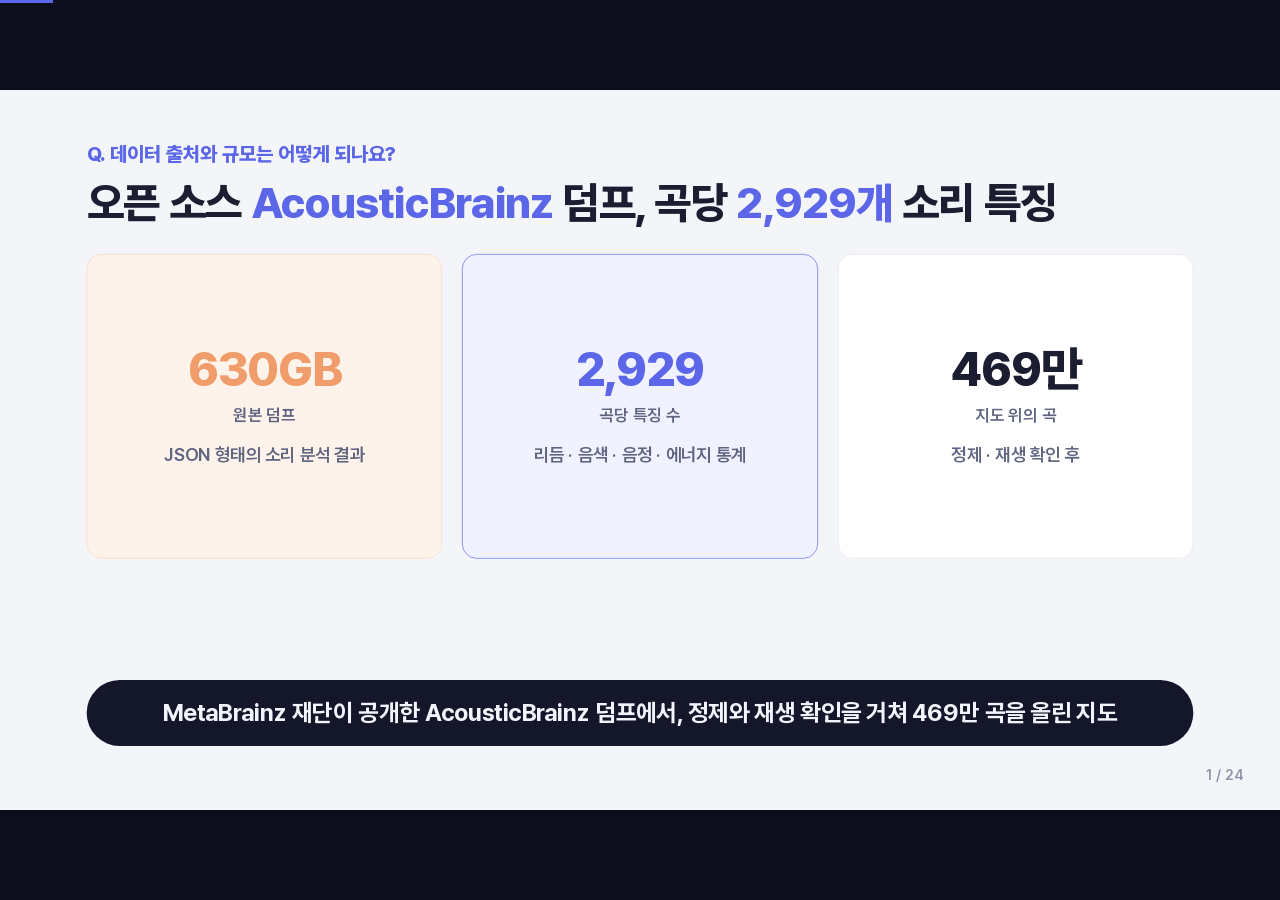
<file: 03-domain.html>
<!doctype html>
<html lang="ko">
<head>
<meta charset="utf-8">
<meta name="viewport" content="width=device-width,initial-scale=1">
<title>ODY Q&amp;A · 03 도메인</title>
<link rel="stylesheet" href="assets/base.css">
<style>
  /* ===== 공용 움직임 ===== */
  svg [data-a]{transform-box:fill-box;transform-origin:center}
  @keyframes growx{from{transform:scaleX(0)}}
  @keyframes growy{from{transform:scaleY(0)}}
  @keyframes gone{to{opacity:0}}
  @keyframes mvx{from{transform:translateX(var(--fx,0))}}
  @keyframes stamp{0%{opacity:0;transform:scale(2.4) rotate(-12deg)}70%{opacity:1;transform:scale(.92) rotate(-4deg)}100%{opacity:1;transform:rotate(-4deg)}}
  @keyframes run{from{left:0}to{left:100%}}
  @keyframes ttl{from{transform:scaleX(1)}to{transform:scaleX(0)}}
  @keyframes pulse{0%,100%{opacity:.35}50%{opacity:1}}
  .slide.is-active .growx{transform-box:fill-box;transform-origin:left center;animation:growx var(--dur,1s) var(--ease) var(--d,0s) both}
  .slide.is-active .growy{transform-box:fill-box;transform-origin:center bottom;animation:growy var(--dur,.8s) var(--ease) var(--d,0s) both}
  .slide.is-active .gone{animation:gone .35s ease var(--d,0s) forwards}
  .slide.is-active .mv{animation:mvx var(--dur,1.2s) cubic-bezier(.5,0,.25,1) var(--d,0s) both}
  .slide.is-active [data-a="stamp"]{animation-name:stamp;animation-duration:.5s}
  .slide.is-active .pulse{animation:pulse 1.6s ease-in-out var(--d,0s) infinite}
  .lbl-s{font-size:26px;font-weight:700;color:var(--ink2)}

  /* ===== S1 : 줄어드는 막대 ===== */
  .s1{margin-top:30px}
  .s1-cap{font-size:31px;font-weight:700;color:var(--ink2);margin-bottom:16px}
  .s1-cap b{font-size:48px;font-weight:800;color:var(--ink);margin-right:14px;letter-spacing:-.02em}
  .s1-bar{position:relative;height:112px;border-radius:18px;background:repeating-linear-gradient(135deg,#E3E5EE 0 14px,#EEF0F5 14px 28px)}
  .s1-bar.b{background:#EDEEF4}
  .s1-fill{position:absolute;left:0;top:0;bottom:0;width:100%;border-radius:18px}
  .s1-fill.a{background:#C8CBD8}
  .s1-fill.b{background:var(--indigo)}
  .slide.is-active .s1-fill.a{animation:s1a 1.2s var(--ease) 1.1s both}
  .slide.is-active .s1-fill.b{animation:s1b 3.6s ease 3.2s both}
  @keyframes s1a{from{width:100%;background:#C8CBD8}to{width:25.1%;background:#98A4FF}}
  @keyframes s1b{0%,8%{width:100%}30%,62%{width:89.5%}84%,100%{width:63.4%}}
  .s1-seg{position:absolute;top:0;bottom:0;background:repeating-linear-gradient(135deg,#FBE0CC 0 12px,#FDF0E6 12px 24px);border-radius:0 18px 18px 0}
  .s1-in{position:absolute;left:36px;top:24px;line-height:64px;font-size:54px;font-weight:800;color:#fff;letter-spacing:-.02em}
  .s1-in small{font-size:28px;font-weight:700;opacity:.85;margin-left:10px}
  .s1-side{position:absolute;left:calc(25.1% + 28px);top:24px;line-height:64px;font-size:30px;font-weight:700;color:var(--ink2);white-space:nowrap}
  .s1-side b{font-size:44px;font-weight:800;color:var(--indigo);margin-right:14px}
  .s1-top{position:absolute;bottom:calc(100% + 12px);font-size:30px;font-weight:800;color:#DD7A3B;white-space:nowrap;translate:-50% 0}
  .s1-stop{position:absolute;left:60%;top:-26px;bottom:-26px;border-left:5px dashed #E06A4A}
  .s1-low{position:absolute;top:calc(100% + 34px);font-size:27px;font-weight:700;white-space:nowrap}

  /* ===== S2 : 규칙 막대 ===== */
  .rb{display:grid;grid-template-columns:1fr 1fr;column-gap:70px;margin-top:4px}
  .rr{display:grid;grid-template-columns:76px 290px 1fr 120px;align-items:center;column-gap:14px;height:70px}
  .rr .id{font-size:24px;font-weight:800;color:var(--ink3)}
  .rr .l{font-size:27px;font-weight:700}
  .rr .t{height:26px;border-radius:13px;background:#ECEDF3;overflow:hidden}
  .rr .t i{display:block;height:100%;border-radius:13px;background:var(--peri)}
  .rr .n{font-size:28px;font-weight:800;text-align:right}
  .rr.hi .id,.rr.hi .n{color:var(--indigo)}
  .rr.hi .t i{background:var(--indigo)}
  .rb-note{font-size:24px;font-weight:600;color:var(--ink3);margin-top:16px}

  /* ===== S4 ===== */
  .ver{display:grid;grid-template-columns:repeat(3,1fr);gap:30px;margin-top:6px}
  .ver .card{padding:24px 34px;text-align:center}
  .ver svg{width:100%;height:110px;display:block;margin-bottom:6px}
  .ver .a{font-size:30px;font-weight:700;color:var(--ink2)}
  .ver .b{font-size:52px;font-weight:800;letter-spacing:-.02em;margin:8px 0 6px}
  .ver .c{font-size:29px;font-weight:600;color:var(--ink2)}

  /* ===== S5 ===== */
  .feat{display:grid;grid-template-columns:1fr 600px;gap:30px;margin-top:8px}
  .fbars{display:grid;grid-template-columns:230px 1fr;row-gap:24px;align-items:center}
  .fbars .k{font-size:31px;font-weight:700}
  .fbars .b{height:24px;background:#E7E9F0;border-radius:12px;overflow:hidden}
  .fbars .b i{display:block;height:100%;background:var(--indigo);border-radius:12px}
  .fbars .more{grid-column:1/-1;font-size:28px;font-weight:700;color:var(--ink2);margin-top:2px}
  .noin .h{font-size:31px;font-weight:800;color:var(--ink2);margin-bottom:18px}
  .noin .g{display:grid;grid-template-columns:1fr 1fr;gap:18px}
  .noin .it{background:var(--white);border:1px solid var(--border);border-radius:18px;padding:30px 10px 26px;text-align:center;position:relative}
  .noin .it svg{width:84px;height:84px;display:block;margin:0 auto 10px}
  .noin .it span{font-size:28px;font-weight:700;color:var(--ink2)}
  .noin .x{position:absolute;right:16px;top:14px;width:52px;height:52px;border-radius:50%;background:#F09D6B;color:#fff;display:grid;place-items:center;font-size:30px;font-weight:800}

  /* ===== S6 ===== */
  .st6{display:grid;grid-template-columns:repeat(6,1fr);gap:18px;margin-top:6px}
  .st6 .s{background:var(--white);border:1px solid var(--border);border-radius:18px;padding:30px 12px 28px;text-align:center}
  .st6 .no{width:52px;height:52px;border-radius:50%;background:var(--indigo);color:#fff;display:grid;place-items:center;margin:0 auto;font-size:27px;font-weight:800}
  .st6 .nm{font-size:29px;font-weight:800;margin:12px 0 6px}
  .st6 svg{width:100%;height:140px;display:block}
  .st6 .bx{font-size:25px;font-weight:700;color:var(--indigo)}
  .why2{display:grid;grid-template-columns:1fr 1fr;gap:30px;margin-top:26px}
  .why2 .card{padding:26px 34px}
  .why2 .t{font-size:32px;font-weight:800;margin-bottom:14px}
  .sc2{display:grid;grid-template-columns:90px 1fr 120px;row-gap:12px;align-items:center;column-gap:14px}
  .sc2 .k{font-size:26px;font-weight:700;color:var(--ink2)}
  .sc2 .tr{height:26px;border-radius:13px;background:#ECEDF3;position:relative}
  .sc2 .tr i{position:absolute;left:0;top:0;bottom:0;border-radius:13px}
  .sc2 .v{font-size:25px;font-weight:700;color:var(--ink3)}
  .sc2 .sep{grid-column:1/-1;font-size:25px;font-weight:800;margin-top:6px}
  .frz{display:grid;grid-template-columns:120px 1fr;gap:24px;align-items:center}
  .frz .tg{display:flex;gap:12px;margin-top:16px}

  /* ===== S7 ===== */
  .pcl{display:grid;grid-template-columns:1fr 400px;gap:30px}
  .pcl .card{padding:26px 30px}
  .pcl svg{width:100%;display:block}
  .pcs{display:grid;gap:20px}
  .pcs .stat{padding:26px 24px}

  /* ===== S8 ===== */
  .ax svg{width:100%;height:600px;display:block}

  /* ===== S9 ===== */
  .layers{display:grid;grid-template-columns:1fr 70px 1fr 70px 1fr;align-items:center}
  .layers .card{padding:24px 26px;height:548px;display:flex;flex-direction:column}
  .layers .lh{display:flex;justify-content:space-between;font-size:33px;font-weight:800}
  .layers .lh span:last-child{color:var(--ink2);font-weight:700;font-size:28px}
  .layers svg{flex:1;width:100%}
  .layers .la{display:grid;place-items:center}
  .lcap{display:grid;grid-template-columns:1fr 70px 1fr 70px 1fr;margin-top:20px;font-size:29px;font-weight:800;color:var(--ink2);text-align:center}

  /* ===== S10 ===== */
  .smp{display:grid;grid-template-columns:1fr 760px;gap:30px}
  .smp .card{padding:26px 30px}
  .smp .ct{font-size:29px;font-weight:700;color:var(--ink2);margin-bottom:18px}
  .gmap{display:grid;grid-template-columns:repeat(12,1fr);gap:8px}
  .gmap .c{aspect-ratio:1;border-radius:8px;background:var(--white);border:1px solid var(--border);position:relative}
  .gmap .c.dense{background:#E9ECFF;border-color:#C3CAFF}
  .gmap .c i{position:absolute;width:10px;height:10px;border-radius:50%;background:var(--dark)}
  .smp-r{display:grid;align-content:start;gap:26px}
  .race{display:grid;grid-template-columns:200px 1fr;row-gap:20px;align-items:center;column-gap:18px}
  .race .k{font-size:28px;font-weight:700;color:var(--ink2)}
  .race .tr{position:relative;height:54px}
  .race .tr i{position:absolute;left:0;top:0;bottom:0;border-radius:12px}
  .race .tr b{position:absolute;top:50%;translate:0 -50%;font-size:34px;font-weight:800;white-space:nowrap}
  .mg2{display:grid;grid-template-columns:1fr 1fr;gap:26px;text-align:center}
  .mg2 svg{width:100%;height:170px;display:block}
  .mg2 .n{font-size:58px;font-weight:800;letter-spacing:-.03em;line-height:1.1}
  .mg2 .k{font-size:26px;font-weight:700;color:var(--ink2);margin-top:4px}

  /* ===== S11 ===== */
  .pipe{display:grid;grid-template-columns:repeat(8,1fr);gap:16px;position:relative}
  .pipe .pb{background:var(--white);border:1px solid var(--border);border-radius:16px;padding:30px 10px;text-align:center;min-height:300px;display:flex;flex-direction:column;justify-content:space-between}
  .pipe .pb .id{font-size:28px;font-weight:800;color:var(--indigo)}
  .pipe .pb .nm{font-size:30px;font-weight:800}
  .pipe .pb .v{font-size:25px;font-weight:700;color:var(--ink2)}
  .pipe .pb.hi{background:#F0F2FF;border-color:var(--indigo)}
  .pipe .pb.hi .nm{color:var(--indigo)}
  .ptrack{position:relative;height:40px;margin-bottom:10px}
  .ptrack::before{content:'';position:absolute;left:0;right:0;top:18px;border-top:4px dotted #C8CCDA}
  .ptrack .dot{position:absolute;top:6px;width:28px;height:28px;margin-left:-14px;border-radius:50%;background:var(--indigo);box-shadow:0 0 0 8px rgba(91,103,232,.18)}
  .slide.is-active .ptrack .dot{animation:run 4.5s linear var(--d,0s) infinite}
  .pipe-con{display:grid;grid-template-columns:repeat(8,1fr);gap:16px;height:96px;align-items:center;justify-items:center}
  .pipe-con svg{width:26px;height:56px}
  .hdfs{background:var(--dark);color:var(--dink);border-radius:18px;padding:28px 40px;font-size:31px;font-weight:700;text-align:center;display:flex;align-items:center;justify-content:center;gap:22px}

  /* ===== S12 ===== */
  .yarn{display:grid;grid-template-columns:600px 1fr;gap:30px}
  .nodes{display:grid;grid-template-columns:1fr 1fr;gap:22px}
  .node{background:var(--white);border:1px solid var(--border);border-radius:18px;padding:22px 22px 24px}
  .node svg{width:64px;height:64px;display:block;margin-bottom:8px}
  .node .t{font-size:32px;font-weight:800;color:var(--indigo)}
  .node .s{font-size:25px;font-weight:600;color:var(--ink2);margin:4px 0 14px}
  .node .it{background:#EDEEF4;border-radius:10px;padding:11px 14px;font-size:27px;font-weight:700;text-align:center;margin-top:10px}
  .exe{margin-top:20px;background:#E9ECFF;color:var(--indigo);border-radius:12px;padding:16px;font-size:27px;font-weight:700;text-align:center}
  .tb{padding:28px 32px}
  .tb .h{font-size:28px;font-weight:700;color:var(--ink2);margin-bottom:10px}
  .tr5{display:grid;grid-template-columns:270px 1fr 130px 190px;align-items:center;column-gap:16px;padding:16px 0;border-top:1px solid var(--border)}
  .tr5 .l{font-size:27px;font-weight:800}
  .tr5 .l small{display:block;font-size:23px;font-weight:600;color:var(--ink2)}
  .tr5 .t{height:26px;border-radius:13px;background:#ECEDF3;overflow:hidden}
  .tr5 .t i{display:block;height:100%;min-width:12px;border-radius:13px;background:var(--indigo)}
  .tr5 .s{font-size:29px;font-weight:800;text-align:right}
  .tr5 .p{font-size:25px;font-weight:800;color:#1E7C69;text-align:right}

  /* ===== S13 ===== */
  .par3{display:grid;grid-template-columns:repeat(3,1fr);gap:30px;margin-top:10px}

  /* ===== S14 ===== */
  .auc{display:grid;grid-template-columns:1fr 600px;gap:30px}
  .auc .card{padding:26px 32px}
  .auc .lg{display:flex;gap:14px;margin-bottom:12px}
  .auc svg{width:100%;display:block}
  .auc .xl{font-size:26px;font-weight:700;color:var(--ink2);margin-top:4px}

  /* ===== S15 ===== */
  .tl3{display:grid;grid-template-columns:1fr 1fr 1fr;margin-bottom:16px;position:relative}
  .tl3 .st{text-align:center;position:relative;z-index:1}
  .tl3 .st svg{width:60px;height:60px;display:block;margin:0 auto 8px}
  .tl3 .st span{font-size:28px;font-weight:800}
  .tl3 .ln{position:absolute;top:29px;left:16.6%;right:16.6%;border-top:4px dashed #C8CCDA}
  .gate{display:grid;grid-template-columns:170px 1fr 220px 280px 170px;row-gap:8px;column-gap:20px;align-items:center}
  .gate>div{background:var(--white);border:1px solid var(--border);padding:12px 24px;font-size:28px;font-weight:700}
  .gate .g1{border-radius:14px 0 0 14px;color:var(--indigo);font-weight:800;border-right:0}
  .gate .g1.o{color:var(--orange)}
  .gate .g2{border-left:0;border-right:0;font-weight:600}
  .gate .g3{border-left:0;border-right:0;text-align:center;font-weight:800}
  .gate .g4{border-left:0;border-right:0;text-align:center;color:var(--ink2);font-weight:600}
  .gate .g5{border-radius:0 14px 14px 0;border-left:0;display:grid;place-items:center;padding:10px}
  .badge{display:inline-block;border-radius:10px;padding:6px 20px;font-size:25px;font-weight:800;letter-spacing:.06em;border:3px solid}
  .badge.pass{color:var(--indigo);border-color:var(--indigo)}
  .badge.fail{color:#DD7A3B;border-color:#DD7A3B}

  /* ===== S16 ===== */
  .dbs{display:flex;gap:6px;align-items:flex-end;margin-top:6px}
  .dbs i{flex:none;width:34px;height:64px;border-radius:7px;background:#D4D7E2}
  .dbs i.n{background:var(--indigo)}

  /* ===== S17 ===== */
  .store{display:grid;grid-template-columns:1fr 1fr;gap:30px;margin-top:16px}
  .store .card{padding:30px 36px}
  .store .hd{display:flex;align-items:center;gap:22px;margin-bottom:40px}
  .store .hd svg{width:96px;height:96px;flex:none}
  .store .t{font-size:40px;font-weight:800}
  .store .s{font-size:27px;font-weight:600;color:var(--ink2);margin-top:4px}
  .store .its{display:grid;grid-template-columns:1fr 1fr;gap:18px}
  .store .it{border-radius:12px;padding:42px 16px;font-size:30px;font-weight:700;text-align:center;position:relative;overflow:hidden}
  .store .pg .t{color:var(--indigo)} .store .pg .it{background:#E9ECFF;color:var(--indigo)}
  .store .rd .t{color:var(--purple)} .store .rd .it{background:#EFE8FC;color:var(--purple)}
  .store .rd .it::after{content:'';position:absolute;left:0;right:0;bottom:0;height:6px;background:var(--purple);opacity:.55;transform-origin:left}
  .slide.is-active .store .rd .it::after{animation:ttl var(--p,5s) linear infinite}
  /* ===== 5~10 쪼갠 장 ===== */
  .vb-k{font-size:30px;font-weight:700;color:var(--ink2);margin-bottom:26px}
  .vb-k small{font-size:24px;color:var(--ink3)}
  .vb-row{display:grid;grid-template-columns:260px 1fr;align-items:center;column-gap:24px}
  .vb-l{font-size:31px;font-weight:800}
  .vb{display:flex;height:150px;border-radius:18px;overflow:hidden;gap:4px}
  .vb i{display:flex;align-items:center;padding-left:24px;font-style:normal;font-size:29px;font-weight:800;color:#fff;white-space:nowrap;overflow:hidden}
  .vb-note{margin:22px 0 70px 284px;font-size:29px;font-weight:800;color:#B5612B}
  .vb-note.ok{color:var(--indigo);margin-bottom:0}
  .u6{display:grid;grid-template-columns:1fr 1fr;gap:30px;align-items:stretch}
  .u6 .card{padding:30px 36px}
  .sc2.big{grid-template-columns:110px 1fr 140px;row-gap:60px}
  .sc2.big .k{font-size:32px}
  .sc2.big .tr{height:42px;border-radius:21px}
  .sc2.big .tr i{border-radius:21px}
  .sc2.big .v{font-size:30px}
  .u6b{display:grid;grid-template-columns:1fr 1fr;gap:30px}
  .u6b .card{padding:26px 30px}
  .t6{font-size:34px;font-weight:800;margin-bottom:10px}
  .u7n{font-size:28px;font-weight:700;color:var(--ink2);text-align:center;margin-top:8px}
  .u7n b{font-size:32px;color:var(--ink)}
  @keyframes jit{0%,100%{transform:translate(0,0)}25%{transform:translate(var(--jx),var(--jy))}75%{transform:translate(calc(var(--jx) * -1),calc(var(--jy) * -1))}}
  .slide.is-active .jit{animation:jit .45s ease-in-out var(--d,0s) infinite}
  @keyframes rsq{from{transform:scaleX(var(--s))}}
  .rsq{transform-box:fill-box;transform-origin:center}
  .slide.is-active .rsq{animation:rsq 1s var(--ease) var(--d,0s) both}
  .halo{paint-order:stroke;stroke:#F0F2FF;stroke-width:12px;stroke-linejoin:round}
  @keyframes mvxy{from{transform:translate(var(--fx,0),var(--fy,0))}}
  .slide.is-active .mvxy{animation:mvxy 1.3s cubic-bezier(.5,0,.25,1) var(--d,0s) both}
  @keyframes d8{to{transform:translateY(var(--ty))}}
  .slide.is-active .d8{animation:d8 4.2s steps(7,jump-none) var(--d,0s) forwards}
  .cr{display:grid;grid-template-columns:110px 1fr 90px 520px;align-items:center;column-gap:22px;row-gap:34px;position:relative}
  .cr .id{font-size:30px;font-weight:800;color:var(--indigo)}
  .cr .t{height:34px;border-radius:17px;background:#ECEDF3;position:relative}
  .cr .t i{position:absolute;left:0;top:0;bottom:0;border-radius:17px;background:var(--indigo)}
  .cr .t i.weak{background:#C8CBD8}
  .cr .t b{position:absolute;left:20%;top:-12px;bottom:-12px;border-left:4px dashed #F09D6B}
  .cr .v{font-size:31px;font-weight:800;text-align:right}
  .cr .lb{font-size:28px;font-weight:700}
  .cr .lb.none{color:#B5612B}
  .u10{display:grid;grid-template-columns:870px 1fr;gap:40px;align-items:center}
  .u10 .card{padding:34px 36px}
  .c824{display:grid;grid-template-columns:repeat(59,1fr);gap:5px}
  .c824 i{aspect-ratio:1;border-radius:4px;background:#C3CAFF}
  .c824 i.x{background:#F5B98F}
  .cnt{font-size:56px;font-weight:800;color:var(--indigo);letter-spacing:-.02em}
  .cmptbl.tall>div{padding:25px 18px}
  /* ===== 신버전 내용 반영 ===== */
  .srcs .stat{padding:70px 30px}
  .srcs .stat .d{font-size:27px;font-weight:600;color:var(--ink2);margin-top:22px;line-height:1.45}
  .ax{display:grid;grid-template-columns:1fr 330px;gap:30px;align-items:center}
  .nm5{display:grid;gap:14px}
  .nm5 div{background:var(--white);border:1px solid var(--border);border-radius:16px;padding:20px 26px;display:flex;align-items:baseline;justify-content:space-between;gap:12px}
  .nm5 div.on{border-color:var(--indigo);background:#F0F2FF}
  .nm5 b{font-size:34px;font-weight:800}
  .nm5 .on b{color:var(--indigo)}
  .nm5 span{font-size:22px;font-weight:700;color:var(--ink2)}
  .points{display:grid;gap:14px}
  .points .pt{display:flex;gap:30px;align-items:center;background:var(--white);border:1px solid var(--border);border-radius:20px;padding:18px 34px}
  .points .no{flex:none;width:76px;height:76px;border-radius:50%;background:var(--indigo);color:#fff;display:grid;place-items:center;font-size:34px;font-weight:800}
  .points .no.o{background:var(--orange)} .points .no.dk{background:var(--dark)}
  .points .pt-t{font-size:35px;font-weight:800;line-height:1.3}
  .points .pt-s{font-size:25px;font-weight:600;color:var(--ink2);margin-top:8px;line-height:1.45}
  .points .pt-r{margin-left:auto;font-size:31px;font-weight:800;color:var(--indigo);white-space:nowrap;padding-left:20px}
  .hflow .bx .k{display:block;font-size:22px;font-weight:800;color:var(--ink3);letter-spacing:.06em;margin-bottom:8px}
  .hflow .bx.dk .k{color:var(--dink3)}
  .hflow .bx.o{color:#B5612B;background:#FEF3EA;border-color:#F6D9C4}
  .rt5{margin-top:40px}
  .hflow.rt5 .bx{min-height:480px;font-size:34px}
  .rt5 .sub{font-size:28px;margin-top:22px}
  .cmptbl.x4>div{padding:33px 18px}
  .nsdb .dbs i{height:120px}
  .hflow .bx{min-height:160px}
</style>
</head>
<body>
<div class="prog"></div>

<div class="stage">
<div class="deck">

<!-- ================= S1 : 2,946만 → 469만 ================= -->
<section class="slide">
  <div class="head">
    <div class="eyebrow" data-a="fd">Q. 데이터 출처와 규모는 어떻게 되나요?</div>
    <h2 class="title" data-a="fu" style="--d:.1s">오픈 소스 <span class="acc">AcousticBrainz</span> 덤프, 곡당 <span class="acc">2,929개</span> 소리 특징</h2>
  </div>
  <div class="cards c3 srcs">
    <div class="card stat warm" data-a="fu" style="--d:.25s"><div class="n o">630GB</div><div class="l">원본 덤프</div><div class="d">JSON 형태의 소리 분석 결과</div></div>
    <div class="card stat accent" data-a="fu" style="--d:.4s"><div class="n">2,929</div><div class="l">곡당 특징 수</div><div class="d">리듬 · 음색 · 음정 · 에너지 통계</div></div>
    <div class="card stat" data-a="fu" style="--d:.55s"><div class="n k">469만</div><div class="l">지도 위의 곡</div><div class="d">정제 · 재생 확인 후</div></div>
  </div>
  <div class="concl" data-a="fu">MetaBrainz 재단이 공개한 AcousticBrainz 덤프에서, 정제와 재생 확인을 거쳐 469만 곡을 올린 지도</div>
  <div class="pnum">1</div>
</section>

<section class="slide">
  <div class="head">
    <div class="eyebrow" data-a="fd">Q. 2,900개 특징 중 270개는 어떤 기준으로 골랐나요?</div>
    <h2 class="title" data-a="fu" style="--d:.1s"><span class="acc">소리</span>를 설명하는 값만 남기고 나머지는 뺐다</h2>
  </div>
  <svg viewBox="0 0 1660 610" style="width:100%;height:610px;display:block;overflow:visible" data-nofill>
    <text x="0" y="44" font-size="30" font-weight="700" fill="#5F6480" data-a="fi" style="--d:.2s">소리 분석기가 낸 숫자</text>
    <g data-a="pop" style="--d:.3s"><text class="gone" style="--d:3.1s" x="1660" y="50" font-size="58" font-weight="800" fill="#22243A" text-anchor="end">2,929개</text></g>
    <g data-a="pop" style="--d:3.3s"><text x="1660" y="50" font-size="58" font-weight="800" fill="#5B67E8" text-anchor="end">270개</text></g>
    <g id="s5a-tiles"></g>
    <g data-a="fu" style="--d:1.3s"><rect x="0" y="558" width="260" height="50" rx="25" fill="#ECEDF3"/><text x="130" y="592" font-size="26" font-weight="800" fill="#5F6480" text-anchor="middle">✕ 메타데이터</text></g>
    <g data-a="fu" style="--d:1.9s"><rect x="280" y="558" width="300" height="50" rx="25" fill="#EFE8FC"/><text x="430" y="592" font-size="26" font-weight="800" fill="#8A5FE0" text-anchor="middle">✕ 인코딩 차이</text></g>
    <g data-a="fu" style="--d:2.5s"><rect x="600" y="558" width="320" height="50" rx="25" fill="#FDEBDD"/><text x="760" y="592" font-size="26" font-weight="800" fill="#B5612B" text-anchor="middle">✕ 중복 통계값</text></g>
    <g data-a="fu" style="--d:3.1s"><rect x="940" y="558" width="420" height="50" rx="25" fill="#E9ECFF"/><text x="1150" y="592" font-size="26" font-weight="800" fill="#5B67E8" text-anchor="middle">남김 · 음향적 특성을 결정하는 값</text></g>
  </svg>
  <div class="concl" data-a="fu">곡의 소리가 아니라 파일 형식이나 기록 방식에 따라 달라지는 값은 지도를 오염시키기 때문에 제거</div>
  <div class="pnum">2</div>
</section>

<section class="slide">
  <div class="head">
    <div class="eyebrow" data-a="fd">Q. 2,900개 특징 중 270개는 어떤 기준으로 골랐나요?</div>
    <h2 class="title" data-a="fu" style="--d:.1s">비슷한 값이 많으면 지도가 <span class="acc-o">한쪽으로 쏠린다</span></h2>
  </div>
  <div data-nofill style="margin-top:44px">
    <div class="vb-k" data-a="fi" style="--d:.2s">전체 분산에서 차지하는 비율 <small>(개념도)</small></div>
    <div class="vb-row" data-a="fu" style="--d:.3s"><span class="vb-l">정리 전</span>
      <div class="vb"><i class="growx" style="width:56%;background:#F09D6B;--d:.6s;--dur:1.1s">같은 성질 값 묶음</i><i class="growx" style="width:12%;background:#98A4FF;--d:1.3s"></i><i class="growx" style="width:10%;background:#B79BF0;--d:1.4s"></i><i class="growx" style="width:9%;background:#7FD6C4;--d:1.5s"></i><i class="growx" style="width:7%;background:#C3CAFF;--d:1.6s"></i><i class="growx" style="width:6%;background:#D4D7E2;--d:1.7s"></i></div></div>
    <div class="vb-note" data-a="fu" style="--d:2s">▲ 한 성질이 축을 끌고 감 · PCA 첫 축이 그쪽으로 기울어짐</div>
    <div class="vb-row" data-a="fu" style="--d:2.6s"><span class="vb-l">정리 후</span>
      <div class="vb"><i class="growx" style="width:19%;background:#F09D6B;--d:2.9s"></i><i class="growx" style="width:17%;background:#98A4FF;--d:3s"></i><i class="growx" style="width:17%;background:#B79BF0;--d:3.1s"></i><i class="growx" style="width:16%;background:#7FD6C4;--d:3.2s"></i><i class="growx" style="width:16%;background:#C3CAFF;--d:3.3s"></i><i class="growx" style="width:15%;background:#D4D7E2;--d:3.4s"></i></div></div>
    <div class="vb-note ok" data-a="fu" style="--d:3.7s">▲ 밝기 · 저음 · 템포 · 음색이 고르게 반영 · 축마다 다른 의미</div>
  </div>
  <div class="concl" data-a="fu">중복되거나 동일한 통계량을 방법만 달리해 추출한 특징처럼, 상관성이 지나치게 큰 특징들을 제거</div>
  <div class="pnum">3</div>
</section>

<section class="slide">
  <div class="head">
    <div class="eyebrow" data-a="fd">Q. 단위가 다른 특징들은 어떻게 맞췄나요?</div>
    <h2 class="title" data-a="fu" style="--d:.1s">단위가 다르면 <span class="acc-o">큰 숫자가 이긴다</span></h2>
  </div>
  <div class="u6" data-nofill>
    <div class="card" data-a="fu" style="--d:.25s">
      <div class="lbl-s" style="margin-bottom:22px">원래 숫자 범위</div>
      <div class="sc2 big">
        <div class="k">템포</div><div class="tr"><i class="growx" style="width:100%;background:#F09D6B;--d:.6s"></i></div><div class="v">60~200 BPM</div>
        <div class="k">밝기</div><div class="tr"><i class="growx" style="width:1.5%;background:#5B67E8;--d:.6s"></i></div><div class="v">0~1</div>
        <div class="k">음량</div><div class="tr"><i class="growx" style="width:30%;background:#8F94AA;--d:.6s"></i></div><div class="v">dB · 수십</div>
      </div>
    </div>
    <div class="card" data-a="fu" style="--d:1s">
      <svg viewBox="0 0 760 540" style="width:100%;display:block;overflow:visible">
        <path d="M60 480H740M60 480V30" stroke="#C8CCDA" stroke-width="3"/>
        <text x="740" y="522" font-size="25" font-weight="700" fill="#5F6480" text-anchor="end">템포 →</text>
        <text x="72" y="44" font-size="25" font-weight="700" fill="#5F6480">↑ 밝기</text>
        <g id="s6a-dots"></g>
        <g data-a="pop" style="--d:2.4s"><rect x="150" y="220" width="460" height="60" rx="14" fill="#FDEBDD"/><text x="380" y="259" font-size="27" font-weight="800" fill="#B5612B" text-anchor="middle">거리는 거의 템포로만 정해짐</text></g>
      </svg>
    </div>
  </div>
  <div class="concl" data-a="fu">그대로 거리를 재면 거의 템포로만 정해지는 문제라, 눈금부터 맞춰야 했던 상황</div>
  <div class="pnum">4</div>
</section>

<section class="slide">
  <div class="head">
    <div class="eyebrow" data-a="fd">Q. 단위가 다른 특징들은 어떻게 맞췄나요?</div>
    <h2 class="title" data-a="fu" style="--d:.1s">6단계로 <span class="acc">같은 자</span>에 올린 뒤 차원을 줄였다</h2>
  </div>
  <div data-nofill>
  <div class="st6">
    <div class="s" data-a="fu" style="--d:.25s"><div class="no">1</div><div class="nm">특징 선별</div>
      <svg viewBox="0 0 200 100"><g fill="#D4D7E2"><rect x="18" y="30" width="12" height="60" rx="3"/><rect x="38" y="30" width="12" height="60" rx="3"/><rect x="78" y="30" width="12" height="60" rx="3"/><rect x="118" y="30" width="12" height="60" rx="3"/><rect x="158" y="30" width="12" height="60" rx="3"/></g><g fill="#5B67E8" data-a="pop" style="--d:.6s"><rect x="58" y="10" width="12" height="80" rx="3"/><rect x="98" y="10" width="12" height="80" rx="3"/><rect x="138" y="10" width="12" height="80" rx="3"/><rect x="178" y="10" width="12" height="80" rx="3"/></g></svg>
      <div class="bx">2,929 → 270</div></div>
    <div class="s" data-a="fu" style="--d:.45s"><div class="no">2</div><div class="nm">치우침 펴기</div>
      <svg viewBox="0 0 200 100"><path d="M10 90C20 90 26 14 40 14S80 80 190 88" stroke="#C8CBD8" stroke-width="4" fill="none"/><path d="M10 90C50 90 70 20 100 20S150 90 190 90" stroke="#5B67E8" stroke-width="5" fill="none" data-draw style="--len:260;--d:.9s"/></svg>
      <div class="bx">log 변환</div></div>
    <div class="s" data-a="fu" style="--d:.65s"><div class="no">3</div><div class="nm">mp3 보정</div>
      <svg viewBox="0 0 200 100"><path d="M10 90C50 90 80 20 120 20S170 90 190 90" stroke="#F09D6B" stroke-width="4" fill="none" stroke-dasharray="7 6"/><path d="M10 90C40 90 60 20 100 20S150 90 190 90" stroke="#5B67E8" stroke-width="5" fill="none" data-draw style="--len:260;--d:1.1s"/></svg>
      <div class="bx">wav 기준</div></div>
    <div class="s" data-a="fu" style="--d:.85s"><div class="no">4</div><div class="nm">빈칸 채우기</div>
      <svg viewBox="0 0 200 100"><g fill="#D4D7E2"><rect x="10" y="30" width="34" height="40" rx="6"/><rect x="48" y="30" width="34" height="40" rx="6"/><rect x="124" y="30" width="34" height="40" rx="6"/><rect x="162" y="30" width="30" height="40" rx="6"/></g><rect x="86" y="30" width="34" height="40" rx="6" fill="none" stroke="#8F94AA" stroke-width="3" stroke-dasharray="5 4"/><rect x="86" y="30" width="34" height="40" rx="6" fill="#5B67E8" data-a="pop" style="--d:1.4s"/></svg>
      <div class="bx">중앙값</div></div>
    <div class="s" data-a="fu" style="--d:1.05s"><div class="no">5</div><div class="nm">눈금 맞추기</div>
      <svg viewBox="0 0 200 100"><rect x="20" y="22" width="170" height="18" rx="9" fill="#D4D7E2"/><rect x="20" y="62" width="40" height="18" rx="9" fill="#D4D7E2"/><rect x="20" y="22" width="100" height="18" rx="9" fill="#5B67E8" class="growx" style="--d:1.6s"/><rect x="20" y="62" width="100" height="18" rx="9" fill="#5B67E8" class="growx" style="--d:1.6s"/></svg>
      <div class="bx">RobustScaler</div></div>
    <div class="s" data-a="fu" style="--d:1.25s"><div class="no">6</div><div class="nm">극단값 자르기</div>
      <svg viewBox="0 0 200 100"><path d="M4 92C40 92 70 20 100 20S160 92 196 92" stroke="#5B67E8" stroke-width="5" fill="none"/><g data-a="fi" style="--d:1.9s"><path d="M34 10V96M166 10V96" stroke="#F09D6B" stroke-width="4"/><rect x="0" y="10" width="34" height="86" fill="#F09D6B" opacity=".18"/><rect x="166" y="10" width="34" height="86" fill="#F09D6B" opacity=".18"/></g></svg>
      <div class="bx">±20</div></div>
  </div>
  <div class="card" data-a="fu" style="--d:1.6s;margin-top:30px;padding:18px 34px">
    <svg viewBox="0 0 1600 220" style="width:100%;display:block;overflow:visible">
      <text x="0" y="60" font-size="30" font-weight="800" fill="#5B67E8">⑤ 눈금 맞추기</text><text x="0" y="100" font-size="26" font-weight="700" fill="#5F6480">RobustScaler</text>
      <text x="0" y="136" font-size="23" font-weight="600" fill="#8F94AA">중앙값 · 사분위 폭 기준</text>
      <path class="rsq" d="M260 70C330 70 350 26 400 26S470 70 540 70" stroke="#F09D6B" stroke-width="6" fill="none" style="--s:2.4;--d:2.2s"/><path class="rsq" d="M260 130C330 130 350 86 400 86S470 130 540 130" stroke="#B79BF0" stroke-width="6" fill="none" style="--s:0.35;--d:2.2s"/><path class="rsq" d="M260 190C330 190 350 146 400 146S470 190 540 190" stroke="#7FD6C4" stroke-width="6" fill="none" style="--s:1.7;--d:2.2s"/>
      <path d="M400 20V210" stroke="#22243A" stroke-width="2" stroke-dasharray="6 6" data-a="fi" style="--d:2.2s"/>
      <path d="M640 120h150M770 104l22 16-22 16" stroke="#C8CCDA" stroke-width="5" fill="none" data-a="fi" style="--d:3.1s"/>
      <g data-a="pop" style="--d:3.3s"><rect x="840" y="60" width="420" height="110" rx="20" fill="#5B67E8"/><text x="1050" y="110" font-size="34" font-weight="800" fill="#fff" text-anchor="middle">차원 축소 (PCA)</text><text x="1050" y="150" font-size="26" font-weight="700" fill="#E9ECFF" text-anchor="middle">270개 → 16축</text></g>
      <text x="1300" y="125" font-size="27" font-weight="800" fill="#5F6480" data-a="fi" style="--d:3.5s">눈금을 맞춘 다음에</text>
    </svg>
  </div>
  </div>
  <div class="concl" data-a="fu">평균 대신 중앙값과 사분위 폭을 기준으로 맞춰, 이상치가 있어도 눈금이 흔들리지 않게 한 순서</div>
  <div class="pnum">5</div>
</section>

<section class="slide">
  <div class="head">
    <div class="eyebrow" data-a="fd">Q. t-SNE, UMAP, 딥러닝 임베딩이 아니라 PCA를 쓴 이유는?</div>
    <h2 class="title" data-a="fu" style="--d:.1s">차원 축소에는 <span class="acc">여러 방법</span>이 있다</h2>
  </div>
  <svg viewBox="0 0 1660 540" style="width:100%;height:540px;display:block;overflow:visible" data-nofill>
    <g data-a="fi" style="--d:.3s"><rect x="60" y="140" width="330" height="260" rx="20" fill="#F0F2FF" stroke="#C3CAFF" stroke-width="2"/><rect x="90" y="170" width="6" height="200" rx="3" fill="#98A4FF" opacity=".8"/><rect x="100" y="207" width="6" height="163" rx="3" fill="#98A4FF" opacity=".8"/><rect x="110" y="184" width="6" height="186" rx="3" fill="#98A4FF" opacity=".8"/><rect x="120" y="221" width="6" height="149" rx="3" fill="#98A4FF" opacity=".8"/><rect x="130" y="198" width="6" height="172" rx="3" fill="#98A4FF" opacity=".8"/><rect x="140" y="175" width="6" height="195" rx="3" fill="#98A4FF" opacity=".8"/><rect x="150" y="212" width="6" height="158" rx="3" fill="#98A4FF" opacity=".8"/><rect x="160" y="189" width="6" height="181" rx="3" fill="#98A4FF" opacity=".8"/><rect x="170" y="226" width="6" height="144" rx="3" fill="#98A4FF" opacity=".8"/><rect x="180" y="203" width="6" height="167" rx="3" fill="#98A4FF" opacity=".8"/><rect x="190" y="180" width="6" height="190" rx="3" fill="#98A4FF" opacity=".8"/><rect x="200" y="217" width="6" height="153" rx="3" fill="#98A4FF" opacity=".8"/><rect x="210" y="194" width="6" height="176" rx="3" fill="#98A4FF" opacity=".8"/><rect x="220" y="171" width="6" height="199" rx="3" fill="#98A4FF" opacity=".8"/><rect x="230" y="208" width="6" height="162" rx="3" fill="#98A4FF" opacity=".8"/><rect x="240" y="185" width="6" height="185" rx="3" fill="#98A4FF" opacity=".8"/><rect x="250" y="222" width="6" height="148" rx="3" fill="#98A4FF" opacity=".8"/><rect x="260" y="199" width="6" height="171" rx="3" fill="#98A4FF" opacity=".8"/><rect x="270" y="176" width="6" height="194" rx="3" fill="#98A4FF" opacity=".8"/><rect x="280" y="213" width="6" height="157" rx="3" fill="#98A4FF" opacity=".8"/><rect x="290" y="190" width="6" height="180" rx="3" fill="#98A4FF" opacity=".8"/><rect x="300" y="227" width="6" height="143" rx="3" fill="#98A4FF" opacity=".8"/><rect x="310" y="204" width="6" height="166" rx="3" fill="#98A4FF" opacity=".8"/><rect x="320" y="181" width="6" height="189" rx="3" fill="#98A4FF" opacity=".8"/><rect x="330" y="218" width="6" height="152" rx="3" fill="#98A4FF" opacity=".8"/><rect x="340" y="195" width="6" height="175" rx="3" fill="#98A4FF" opacity=".8"/><rect x="350" y="172" width="6" height="198" rx="3" fill="#98A4FF" opacity=".8"/>
      <text x="225" y="448" font-size="30" font-weight="800" fill="#22243A" text-anchor="middle">곡마다 숫자 270개</text></g>
    <path d="M400 270C520 270 520 80 640 80" stroke="#C8CCDA" stroke-width="4" fill="none" data-draw style="--len:420;--d:0.60s"/>
    <g data-a="pop" style="--d:0.90s"><rect x="660" y="30" width="560" height="100" rx="18" fill="#fff" stroke="#5B67E8" stroke-width="3"/>
      <text x="694" y="76" font-size="33" font-weight="800" fill="#5B67E8">PCA</text><text x="694" y="112" font-size="24" font-weight="700" fill="#8F94AA">선형 · 축을 그대로 씀</text></g>
    <path d="M400 270C520 270 520 208 640 208" stroke="#C8CCDA" stroke-width="4" fill="none" data-draw style="--len:420;--d:0.85s"/>
    <g data-a="pop" style="--d:1.15s"><rect x="660" y="158" width="560" height="100" rx="18" fill="#fff" stroke="#E3E5EF" stroke-width="2"/>
      <text x="694" y="204" font-size="33" font-weight="800" fill="#22243A">딥러닝 임베딩</text><text x="694" y="240" font-size="24" font-weight="700" fill="#8F94AA">오토인코더 등</text></g>
    <g data-a="stamp" style="--d:2.50s"><rect x="1250" y="182" width="300" height="52" rx="26" fill="#FDEBDD"/><text x="1400" y="217" font-size="25" font-weight="800" fill="#B5612B" text-anchor="middle">어떤 면에선 더 좋음</text></g>
    <path d="M400 270C520 270 520 336 640 336" stroke="#C8CCDA" stroke-width="4" fill="none" data-draw style="--len:420;--d:1.10s"/>
    <g data-a="pop" style="--d:1.40s"><rect x="660" y="286" width="560" height="100" rx="18" fill="#fff" stroke="#E3E5EF" stroke-width="2"/>
      <text x="694" y="332" font-size="33" font-weight="800" fill="#22243A">t-SNE</text><text x="694" y="368" font-size="24" font-weight="700" fill="#8F94AA">가까운 곡끼리 잘 모음</text></g>
    <g data-a="stamp" style="--d:2.70s"><rect x="1250" y="310" width="300" height="52" rx="26" fill="#FDEBDD"/><text x="1400" y="345" font-size="25" font-weight="800" fill="#B5612B" text-anchor="middle">어떤 면에선 더 좋음</text></g>
    <path d="M400 270C520 270 520 464 640 464" stroke="#C8CCDA" stroke-width="4" fill="none" data-draw style="--len:420;--d:1.35s"/>
    <g data-a="pop" style="--d:1.65s"><rect x="660" y="414" width="560" height="100" rx="18" fill="#fff" stroke="#E3E5EF" stroke-width="2"/>
      <text x="694" y="460" font-size="33" font-weight="800" fill="#22243A">UMAP</text><text x="694" y="496" font-size="24" font-weight="700" fill="#8F94AA">빠르고 모양이 깔끔</text></g>
    <g data-a="stamp" style="--d:2.90s"><rect x="1250" y="438" width="300" height="52" rx="26" fill="#FDEBDD"/><text x="1400" y="473" font-size="25" font-weight="800" fill="#B5612B" text-anchor="middle">어떤 면에선 더 좋음</text></g>
  </svg>
  <div class="concl" data-a="fu">PCA 말고도 딥러닝을 포함한 여러 방법이 있고, 어떤 부분에선 성능이 더 나은 것도 사실</div>
  <div class="pnum">6</div>
</section>

<section class="slide">
  <div class="head">
    <div class="eyebrow" data-a="fd">Q. t-SNE, UMAP, 딥러닝 임베딩이 아니라 PCA를 쓴 이유는?</div>
    <h2 class="title" data-a="fu" style="--d:.1s">가장 중요했던 건 <span class="acc">축의 뜻</span></h2>
  </div>
  <div class="u6b" data-nofill>
    <div class="card accent" data-a="fl" style="--d:.25s">
      <div class="t6 acc">PCA로 만든 지도</div>
      <svg viewBox="0 0 700 400" style="width:100%;display:block;overflow:visible">
        <circle cx="145" cy="294" r="8" fill="#98A4FF" opacity=".75" data-a="pop" style="--d:0.88s"/><circle cx="213" cy="189" r="8" fill="#98A4FF" opacity=".75" data-a="pop" style="--d:0.72s"/><circle cx="435" cy="277" r="8" fill="#98A4FF" opacity=".75" data-a="pop" style="--d:0.55s"/><circle cx="86" cy="291" r="8" fill="#98A4FF" opacity=".75" data-a="pop" style="--d:0.72s"/><circle cx="497" cy="41" r="8" fill="#98A4FF" opacity=".75" data-a="pop" style="--d:0.72s"/><circle cx="474" cy="109" r="8" fill="#98A4FF" opacity=".75" data-a="pop" style="--d:0.97s"/><circle cx="575" cy="49" r="8" fill="#98A4FF" opacity=".75" data-a="pop" style="--d:0.51s"/><circle cx="373" cy="322" r="8" fill="#98A4FF" opacity=".75" data-a="pop" style="--d:0.69s"/><circle cx="191" cy="167" r="8" fill="#98A4FF" opacity=".75" data-a="pop" style="--d:0.51s"/><circle cx="194" cy="171" r="8" fill="#98A4FF" opacity=".75" data-a="pop" style="--d:0.75s"/><circle cx="201" cy="109" r="8" fill="#98A4FF" opacity=".75" data-a="pop" style="--d:0.61s"/><circle cx="327" cy="127" r="8" fill="#98A4FF" opacity=".75" data-a="pop" style="--d:0.51s"/><circle cx="539" cy="207" r="8" fill="#98A4FF" opacity=".75" data-a="pop" style="--d:0.82s"/><circle cx="174" cy="338" r="8" fill="#98A4FF" opacity=".75" data-a="pop" style="--d:0.93s"/><circle cx="138" cy="140" r="8" fill="#98A4FF" opacity=".75" data-a="pop" style="--d:0.86s"/><circle cx="468" cy="321" r="8" fill="#98A4FF" opacity=".75" data-a="pop" style="--d:0.71s"/><circle cx="535" cy="241" r="8" fill="#98A4FF" opacity=".75" data-a="pop" style="--d:0.65s"/><circle cx="399" cy="305" r="8" fill="#98A4FF" opacity=".75" data-a="pop" style="--d:0.92s"/><circle cx="353" cy="217" r="8" fill="#98A4FF" opacity=".75" data-a="pop" style="--d:0.52s"/><circle cx="206" cy="279" r="8" fill="#98A4FF" opacity=".75" data-a="pop" style="--d:0.71s"/><circle cx="167" cy="205" r="8" fill="#98A4FF" opacity=".75" data-a="pop" style="--d:0.85s"/><circle cx="448" cy="152" r="8" fill="#98A4FF" opacity=".75" data-a="pop" style="--d:0.72s"/><circle cx="355" cy="274" r="8" fill="#98A4FF" opacity=".75" data-a="pop" style="--d:0.76s"/><circle cx="290" cy="187" r="8" fill="#98A4FF" opacity=".75" data-a="pop" style="--d:0.51s"/><circle cx="94" cy="251" r="8" fill="#98A4FF" opacity=".75" data-a="pop" style="--d:0.99s"/><circle cx="402" cy="158" r="8" fill="#98A4FF" opacity=".75" data-a="pop" style="--d:0.59s"/>
        <path d="M40 190H660M350 380V20" stroke="#5B67E8" stroke-width="4" data-draw style="--len:640;--d:.6s"/>
        <g data-a="pop" style="--d:1.3s"><text class="halo" x="660" y="230" font-size="26" font-weight="800" fill="#5B67E8" text-anchor="end">밝고 꽉 참 →</text><text class="halo" x="40" y="230" font-size="26" font-weight="800" fill="#5B67E8">← 어둡고 부드러움</text></g>
        <g data-a="pop" style="--d:1.6s"><text class="halo" x="368" y="40" font-size="26" font-weight="800" fill="#8A5FE0">↑ 저음 두껍고 단순</text><text class="halo" x="368" y="376" font-size="26" font-weight="800" fill="#8A5FE0">↓ 음색이 복잡</text></g>
      </svg>
      <div class="u7n"><b class="acc">오른쪽으로 갈수록 밝은 소리</b> · 설명이 됨</div>
    </div>
    <div class="card" data-a="fr" style="--d:1.9s">
      <div class="t6" style="color:var(--ink2)">딥러닝 임베딩 지도</div>
      <svg viewBox="0 0 700 400" style="width:100%;display:block;overflow:visible">
        <circle cx="605" cy="324" r="8" fill="#C8CBD8" opacity=".75" data-a="pop" style="--d:2.13s"/><circle cx="118" cy="291" r="8" fill="#C8CBD8" opacity=".75" data-a="pop" style="--d:2.47s"/><circle cx="445" cy="132" r="8" fill="#C8CBD8" opacity=".75" data-a="pop" style="--d:2.40s"/><circle cx="410" cy="214" r="8" fill="#C8CBD8" opacity=".75" data-a="pop" style="--d:2.18s"/><circle cx="311" cy="158" r="8" fill="#C8CBD8" opacity=".75" data-a="pop" style="--d:2.46s"/><circle cx="627" cy="325" r="8" fill="#C8CBD8" opacity=".75" data-a="pop" style="--d:2.37s"/><circle cx="319" cy="120" r="8" fill="#C8CBD8" opacity=".75" data-a="pop" style="--d:2.12s"/><circle cx="85" cy="179" r="8" fill="#C8CBD8" opacity=".75" data-a="pop" style="--d:2.26s"/><circle cx="283" cy="308" r="8" fill="#C8CBD8" opacity=".75" data-a="pop" style="--d:2.36s"/><circle cx="384" cy="111" r="8" fill="#C8CBD8" opacity=".75" data-a="pop" style="--d:2.11s"/><circle cx="252" cy="81" r="8" fill="#C8CBD8" opacity=".75" data-a="pop" style="--d:2.36s"/><circle cx="629" cy="242" r="8" fill="#C8CBD8" opacity=".75" data-a="pop" style="--d:2.19s"/><circle cx="570" cy="279" r="8" fill="#C8CBD8" opacity=".75" data-a="pop" style="--d:2.47s"/><circle cx="578" cy="269" r="8" fill="#C8CBD8" opacity=".75" data-a="pop" style="--d:2.49s"/><circle cx="268" cy="334" r="8" fill="#C8CBD8" opacity=".75" data-a="pop" style="--d:2.58s"/><circle cx="160" cy="266" r="8" fill="#C8CBD8" opacity=".75" data-a="pop" style="--d:2.46s"/><circle cx="328" cy="199" r="8" fill="#C8CBD8" opacity=".75" data-a="pop" style="--d:2.35s"/><circle cx="588" cy="190" r="8" fill="#C8CBD8" opacity=".75" data-a="pop" style="--d:2.52s"/><circle cx="268" cy="305" r="8" fill="#C8CBD8" opacity=".75" data-a="pop" style="--d:2.55s"/><circle cx="328" cy="210" r="8" fill="#C8CBD8" opacity=".75" data-a="pop" style="--d:2.56s"/><circle cx="475" cy="186" r="8" fill="#C8CBD8" opacity=".75" data-a="pop" style="--d:2.21s"/><circle cx="252" cy="250" r="8" fill="#C8CBD8" opacity=".75" data-a="pop" style="--d:2.18s"/><circle cx="578" cy="120" r="8" fill="#C8CBD8" opacity=".75" data-a="pop" style="--d:2.56s"/><circle cx="243" cy="327" r="8" fill="#C8CBD8" opacity=".75" data-a="pop" style="--d:2.45s"/><circle cx="352" cy="195" r="8" fill="#C8CBD8" opacity=".75" data-a="pop" style="--d:2.43s"/><circle cx="399" cy="134" r="8" fill="#C8CBD8" opacity=".75" data-a="pop" style="--d:2.20s"/>
        <path d="M40 190H660M350 380V20" stroke="#C8CCDA" stroke-width="4" data-draw style="--len:640;--d:2.2s"/>
        <g class="pulse" style="--d:2.8s"><text x="660" y="236" font-size="44" font-weight="800" fill="#B5612B" text-anchor="end">?</text><text x="40" y="236" font-size="44" font-weight="800" fill="#B5612B">?</text><text x="372" y="52" font-size="44" font-weight="800" fill="#B5612B">?</text><text x="372" y="380" font-size="44" font-weight="800" fill="#B5612B">?</text></g>
      </svg>
      <div class="u7n"><b style="color:#B5612B">축이 무슨 뜻인지 말할 수 없음</b></div>
    </div>
  </div>
  <div class="concl" data-a="fu">딥러닝 임베딩은 축이 무슨 뜻인지 설명할 수 없어서 불가</div>
  <div class="pnum">7</div>
</section>

<section class="slide">
  <div class="head">
    <div class="eyebrow" data-a="fd">Q. t-SNE, UMAP, 딥러닝 임베딩이 아니라 PCA를 쓴 이유는?</div>
    <h2 class="title" data-a="fu" style="--d:.1s">먼 곡끼리의 <span class="acc">거리</span>도 지켜야 했다</h2>
  </div>
  <svg viewBox="0 0 1660 560" style="width:100%;height:560px;display:block;overflow:visible" data-nofill>
    <rect x="0" y="40" width="1660" height="140" rx="20" fill="#fff" stroke="#E3E5EF" stroke-width="2" data-a="fi" style="--d:.2s"/>
    <rect x="0" y="220" width="1660" height="150" rx="20" fill="#F0F2FF" stroke="#5B67E8" stroke-width="2" data-a="fi" style="--d:1.1s"/>
    <rect x="0" y="400" width="1660" height="150" rx="20" fill="#fff" stroke="#E3E5EF" stroke-width="2" data-a="fi" style="--d:2.4s"/>
    <text x="30" y="70" font-size="28" font-weight="800" fill="#22243A" data-a="fi" style="--d:0.3s">원래 소리 공간</text>
    <g data-a="fi" style="--d:0.3s"><g><circle cx="260" cy="110" r="44" fill="#5B67E8" opacity=".14"/><text x="260" y="176" font-size="26" font-weight="800" fill="#5B67E8" text-anchor="middle">A</text><circle cx="257" cy="113" r="9" fill="#5B67E8"/><circle cx="284" cy="108" r="9" fill="#5B67E8"/><circle cx="260" cy="114" r="9" fill="#5B67E8"/><circle cx="242" cy="111" r="9" fill="#5B67E8"/><circle cx="267" cy="123" r="9" fill="#5B67E8"/><circle cx="237" cy="101" r="9" fill="#5B67E8"/><circle cx="237" cy="124" r="9" fill="#5B67E8"/></g></g>
    <g data-a="fi" style="--d:0.3s"><g><circle cx="470" cy="110" r="44" fill="#8A5FE0" opacity=".14"/><text x="470" y="176" font-size="26" font-weight="800" fill="#8A5FE0" text-anchor="middle">B</text><circle cx="469" cy="117" r="9" fill="#8A5FE0"/><circle cx="479" cy="94" r="9" fill="#8A5FE0"/><circle cx="443" cy="104" r="9" fill="#8A5FE0"/><circle cx="457" cy="124" r="9" fill="#8A5FE0"/><circle cx="481" cy="114" r="9" fill="#8A5FE0"/><circle cx="473" cy="117" r="9" fill="#8A5FE0"/><circle cx="450" cy="107" r="9" fill="#8A5FE0"/></g></g>
    <g data-a="fi" style="--d:0.3s"><g><circle cx="1380" cy="110" r="44" fill="#2AA38B" opacity=".14"/><text x="1380" y="176" font-size="26" font-weight="800" fill="#2AA38B" text-anchor="middle">C</text><circle cx="1367" cy="118" r="9" fill="#2AA38B"/><circle cx="1390" cy="125" r="9" fill="#2AA38B"/><circle cx="1362" cy="98" r="9" fill="#2AA38B"/><circle cx="1360" cy="98" r="9" fill="#2AA38B"/><circle cx="1393" cy="94" r="9" fill="#2AA38B"/><circle cx="1382" cy="97" r="9" fill="#2AA38B"/><circle cx="1369" cy="107" r="9" fill="#2AA38B"/></g></g>
    <text x="30" y="254" font-size="28" font-weight="800" fill="#5B67E8" data-a="fi" style="--d:1.2s">PCA</text>
    <g data-a="fi" style="--d:1.2s"><g class="mvxy" style="--fx:0px;--fy:-190px;--d:1.4s"><circle cx="260" cy="300" r="44" fill="#5B67E8" opacity=".14"/><text x="260" y="366" font-size="26" font-weight="800" fill="#5B67E8" text-anchor="middle">A</text><circle cx="257" cy="303" r="9" fill="#5B67E8"/><circle cx="284" cy="298" r="9" fill="#5B67E8"/><circle cx="260" cy="304" r="9" fill="#5B67E8"/><circle cx="242" cy="301" r="9" fill="#5B67E8"/><circle cx="267" cy="313" r="9" fill="#5B67E8"/><circle cx="237" cy="291" r="9" fill="#5B67E8"/><circle cx="237" cy="314" r="9" fill="#5B67E8"/></g></g>
    <g data-a="fi" style="--d:1.2s"><g class="mvxy" style="--fx:0px;--fy:-190px;--d:1.4s"><circle cx="470" cy="300" r="44" fill="#8A5FE0" opacity=".14"/><text x="470" y="366" font-size="26" font-weight="800" fill="#8A5FE0" text-anchor="middle">B</text><circle cx="469" cy="307" r="9" fill="#8A5FE0"/><circle cx="479" cy="284" r="9" fill="#8A5FE0"/><circle cx="443" cy="294" r="9" fill="#8A5FE0"/><circle cx="457" cy="314" r="9" fill="#8A5FE0"/><circle cx="481" cy="304" r="9" fill="#8A5FE0"/><circle cx="473" cy="307" r="9" fill="#8A5FE0"/><circle cx="450" cy="297" r="9" fill="#8A5FE0"/></g></g>
    <g data-a="fi" style="--d:1.2s"><g class="mvxy" style="--fx:0px;--fy:-190px;--d:1.4s"><circle cx="1380" cy="300" r="44" fill="#2AA38B" opacity=".14"/><text x="1380" y="366" font-size="26" font-weight="800" fill="#2AA38B" text-anchor="middle">C</text><circle cx="1367" cy="308" r="9" fill="#2AA38B"/><circle cx="1390" cy="315" r="9" fill="#2AA38B"/><circle cx="1362" cy="288" r="9" fill="#2AA38B"/><circle cx="1360" cy="288" r="9" fill="#2AA38B"/><circle cx="1393" cy="284" r="9" fill="#2AA38B"/><circle cx="1382" cy="287" r="9" fill="#2AA38B"/><circle cx="1369" cy="297" r="9" fill="#2AA38B"/></g></g>
    <text x="30" y="424" font-size="28" font-weight="800" fill="#22243A" data-a="fi" style="--d:2.5s">t-SNE · UMAP</text>
    <g data-a="fi" style="--d:2.5s"><g class="mvxy" style="--fx:-360px;--fy:-360px;--d:2.7s"><circle cx="620" cy="470" r="44" fill="#5B67E8" opacity=".14"/><text x="620" y="536" font-size="26" font-weight="800" fill="#5B67E8" text-anchor="middle">A</text><circle cx="617" cy="473" r="9" fill="#5B67E8"/><circle cx="644" cy="468" r="9" fill="#5B67E8"/><circle cx="620" cy="474" r="9" fill="#5B67E8"/><circle cx="602" cy="471" r="9" fill="#5B67E8"/><circle cx="627" cy="483" r="9" fill="#5B67E8"/><circle cx="597" cy="461" r="9" fill="#5B67E8"/><circle cx="597" cy="484" r="9" fill="#5B67E8"/></g></g>
    <g data-a="fi" style="--d:2.5s"><g class="mvxy" style="--fx:-510px;--fy:-360px;--d:2.7s"><circle cx="980" cy="470" r="44" fill="#8A5FE0" opacity=".14"/><text x="980" y="536" font-size="26" font-weight="800" fill="#8A5FE0" text-anchor="middle">B</text><circle cx="979" cy="477" r="9" fill="#8A5FE0"/><circle cx="989" cy="454" r="9" fill="#8A5FE0"/><circle cx="953" cy="464" r="9" fill="#8A5FE0"/><circle cx="967" cy="484" r="9" fill="#8A5FE0"/><circle cx="991" cy="474" r="9" fill="#8A5FE0"/><circle cx="983" cy="477" r="9" fill="#8A5FE0"/><circle cx="960" cy="467" r="9" fill="#8A5FE0"/></g></g>
    <g data-a="fi" style="--d:2.5s"><g class="mvxy" style="--fx:580px;--fy:-360px;--d:2.7s"><circle cx="800" cy="470" r="44" fill="#2AA38B" opacity=".14"/><text x="800" y="536" font-size="26" font-weight="800" fill="#2AA38B" text-anchor="middle">C</text><circle cx="787" cy="478" r="9" fill="#2AA38B"/><circle cx="810" cy="485" r="9" fill="#2AA38B"/><circle cx="782" cy="458" r="9" fill="#2AA38B"/><circle cx="780" cy="458" r="9" fill="#2AA38B"/><circle cx="813" cy="454" r="9" fill="#2AA38B"/><circle cx="802" cy="457" r="9" fill="#2AA38B"/><circle cx="789" cy="467" r="9" fill="#2AA38B"/></g></g>
    <g data-a="fi" style="--d:.9s"><path d="M260 62H1380" stroke="#22243A" stroke-width="3" stroke-dasharray="8 7"/><text x="820" y="56" font-size="25" font-weight="800" fill="#22243A" text-anchor="middle">A와 C는 멀다</text></g>
    <g data-a="fi" style="--d:2.2s"><path d="M260 250H1380" stroke="#5B67E8" stroke-width="3" stroke-dasharray="8 7"/><text x="1640" y="300" font-size="28" font-weight="800" fill="#5B67E8" text-anchor="end">✓ 멀리 그대로</text></g>
    <g data-a="fi" style="--d:3.8s"><path d="M620 420H800" stroke="#DD7A3B" stroke-width="3" stroke-dasharray="8 7"/><text x="1640" y="470" font-size="28" font-weight="800" fill="#DD7A3B" text-anchor="end">✕ 먼 곡이 가깝게 찍힘</text></g>
  </svg>
  <div class="concl" data-a="fu">t-SNE와 UMAP은 먼 곡이 가깝게 찍힐 수 있어서 불가</div>
  <div class="pnum">8</div>
</section>

<section class="slide">
  <div class="head">
    <div class="eyebrow" data-a="fd">Q. t-SNE, UMAP, 딥러닝 임베딩이 아니라 PCA를 쓴 이유는?</div>
    <h2 class="title" data-a="fu" style="--d:.1s">축에 <span class="acc">뜻</span>이 있고, 먼 곡은 <span class="acc">멀리</span> 남는 선택</h2>
  </div>
<div class="cmptbl tall x4" style="grid-template-columns:300px 1fr 1fr 1fr;margin-top:10px;--d:.25s" data-a="fu" data-nofill>
    <div class="h"></div><div class="h pick">PCA (채택)</div><div class="h">딥러닝 임베딩</div><div class="h">t-SNE · UMAP</div>
    <div class="lb">축에 뜻이 있나</div><div class="pick">있음 · "오른쪽 = 밝음"</div><div>없음</div><div>없음</div>
    <div class="lb">먼 곡 사이 거리</div><div class="pick">그대로 유지</div><div>보장 안 됨</div><div>보장 안 됨</div>
    <div class="lb">새 곡 올리기</div><div class="pick">행렬 곱셈 한 번</div><div>모델 다시 실행</div><div>전체 다시 계산</div>
    <div class="lb">지도 고정</div><div class="pick">고정 (축을 얼림)</div><div>모델 따라 변함</div><div>계산마다 변함</div>
  </div>
  <div class="concl" data-a="fu">서비스의 목적상 축별 해석 가능성과, 여정을 만들 때 전역적인 구조를 지키는 것이 중요했던 선택</div>
  <div class="pnum">9</div>
</section>

<section class="slide">
  <div class="head">
    <div class="eyebrow" data-a="fd">Q. 270차원을 16차원으로 줄이면 정보 손실이 크지 않나요?</div>
    <h2 class="title" data-a="fu" style="--d:.1s">16축으로 <span class="acc">약 70%</span> — 미리 정한 기준을 넘는 최소 차원</h2>
  </div>
  <div class="pcl" data-nofill>
    <div class="card" data-a="fu" style="--d:.25s">
      <svg viewBox="0 0 1100 520"><g id="s7-bars"></g></svg>
    </div>
    <div class="pcs">
      <div class="card stat" data-a="fu" style="--d:2.6s"><div class="n">69.9%</div><div class="l">16축에 남은 분산</div></div>
      <div class="card stat" data-a="fu" style="--d:2.8s"><div class="n" style="color:var(--peri)">32%</div><div class="l">첫 화면 (축 2개)</div></div>
      <div class="card stat" data-a="fu" style="--d:3s"><div class="n k">65%</div><div class="l">미리 정한 기준 → 넘는 최소 = 16</div></div>
    </div>
  </div>
  <div class="concl" data-a="fu">16개 축으로 전체 음악 분산의 70%를 지킨 결과</div>
  <div class="pnum">10</div>
</section>

<section class="slide">
  <div class="head">
    <div class="eyebrow" data-a="fd">Q. 270차원을 16차원으로 줄이면 정보 손실이 크지 않나요?</div>
    <h2 class="title" data-a="fu" style="--d:.1s">목표는 복원이 아니라 <span class="acc">탐색</span></h2>
  </div>
  <div class="u6b" data-nofill>
    <div class="card" data-a="fl" style="--d:.25s"><div class="t6" style="color:var(--ink2)">복원이 목표라면</div><svg viewBox="0 0 640 380" style="width:100%;display:block"><g id="s7b-a"></g></svg><div class="u7n"><b>32축 · 81.9%</b>&nbsp; 16개 층을 내려가야 함</div></div>
    <div class="card accent" data-a="fr" style="--d:1.4s"><div class="t6 acc">탐색이 목표</div><svg viewBox="0 0 640 380" style="width:100%;display:block"><g id="s7b-b"></g></svg><div class="u7n"><b class="acc">16축 · 69.9%</b>&nbsp; 8개 층이면 전부 볼 수 있음</div></div>
  </div>
  <div class="concl" data-a="fu">목표는 분산 복원이 아니라, 주요 특성을 지키며 탐색할 수 있는 차원</div>
  <div class="pnum">11</div>
</section>

<section class="slide">
  <div class="head">
    <div class="eyebrow" data-a="fd">Q. 270차원을 16차원으로 줄이면 정보 손실이 크지 않나요?</div>
    <h2 class="title" data-a="fu" style="--d:.1s">정보와 복잡도의 <span class="acc">균형점</span>, 16</h2>
  </div>
  <div class="card" data-a="fu" style="--d:.25s;padding:26px 34px" data-nofill>
    <svg viewBox="0 0 1600 556" style="width:100%;display:block;overflow:visible"><g id="s7c"></g></svg>
  </div>
  <div class="concl" data-a="fu">정보 보존과 탐색 복잡도 사이에서 균형을 잡은 지점이 16차원</div>
  <div class="pnum">12</div>
</section>

<section class="slide">
  <div class="head">
    <div class="eyebrow" data-a="fd">Q. 270차원을 16차원으로 줄이면 정보 손실이 크지 않나요?</div>
    <h2 class="title" data-a="fu" style="--d:.1s">16번째 축은 이미 <span class="acc-o">1.3%</span></h2>
  </div>
  <div class="pcl" data-nofill>
    <div class="card" data-a="fu" style="--d:.25s"><svg viewBox="0 0 1100 520"><g id="s7d-bars"></g></svg></div>
    <div class="pcs">
      <div class="card stat" data-a="fu" style="--d:1.6s"><div class="n">16.9%</div><div class="l">1번째 축</div></div>
      <div class="card stat" data-a="fu" style="--d:2s"><div class="n o">1.3%</div><div class="l">16번째 축 · 13분의 1</div></div>
    </div>
  </div>
  <div class="concl" data-a="fu">16번째 이후로는 축 하나가 담는 정보가 너무 작아, 사람이 차이를 느끼기 힘든 수준</div>
  <div class="pnum">13</div>
</section>

<section class="slide">
  <div class="head">
    <div class="eyebrow" data-a="fd">Q. 축에 붙인 이름은 어떻게 정했고, 주관적이지 않나요?</div>
    <h2 class="title" data-a="fu" style="--d:.1s">이름은 <span class="acc">통계</span>로 고르고, <span class="acc">귀</span>로 확인했다</h2>
  </div>
  <div class="ax" data-nofill>
    <svg viewBox="0 0 1000 600">
      <defs>
        <marker id="ah-i" viewBox="0 0 10 10" refX="8" refY="5" markerWidth="8" markerHeight="8" orient="auto-start-reverse"><path d="M0 0L10 5L0 10z" fill="#5B67E8"/></marker>
        <marker id="ah-p" viewBox="0 0 10 10" refX="8" refY="5" markerWidth="8" markerHeight="8" orient="auto-start-reverse"><path d="M0 0L10 5L0 10z" fill="#8A5FE0"/></marker>
      </defs>
      <g id="s8-dots"></g>
      <line x1="60" y1="300" x2="940" y2="300" stroke="#5B67E8" stroke-width="4" marker-start="url(#ah-i)" marker-end="url(#ah-i)" data-draw style="--len:880;--d:.3s"/>
      <line x1="500" y1="560" x2="500" y2="40" stroke="#8A5FE0" stroke-width="4" marker-start="url(#ah-p)" marker-end="url(#ah-p)" data-draw style="--len:520;--d:.6s"/>
      <g font-weight="800" font-size="29" fill="#22243A">
        <g data-a="fi" style="--d:1s"><text x="60" y="342">어둡고 부드럽고</text><text x="60" y="376">여백 있는 소리</text></g>
        <g data-a="fi" style="--d:1.1s"><text x="940" y="342" text-anchor="end">밝고 거칠고</text><text x="940" y="376" text-anchor="end">꽉 찬 소리</text></g>
        <text x="524" y="54" fill="#8A5FE0" data-a="fi" style="--d:1.3s">저음이 두껍고 단순</text>
        <text x="524" y="580" fill="#8A5FE0" data-a="fi" style="--d:1.4s">가볍고 음색이 복잡</text>
      </g>
      <g data-a="pop" style="--d:1.7s"><rect x="690" y="238" width="220" height="46" rx="23" fill="#E9ECFF"/><text x="800" y="270" text-anchor="middle" font-size="26" font-weight="800" fill="#5B67E8">PC1 밝기 · 0.92</text></g>
      <g data-a="pop" style="--d:1.85s"><rect x="262" y="116" width="220" height="46" rx="23" fill="#EFE8FC"/><text x="372" y="148" text-anchor="middle" font-size="26" font-weight="800" fill="#8A5FE0">PC2 베이스 · 0.64</text></g>
    </svg>
    <div class="nm5" data-a="fr" style="--d:2.1s">
      <div class="on"><b>밝기</b><span>PC1 · 상관 0.92</span></div>
      <div class="on"><b>베이스</b><span>PC2 · 상관 0.64</span></div>
      <div><b>밀도</b></div><div><b>다이나믹</b></div><div><b>이펙트</b></div>
    </div>
  </div>
  <div class="concl" data-a="fu">각 주성분의 특징 중 가중치가 높은 값으로 키워드를 뽑고, 적절한지는 정성 평가로 확인</div>
  <div class="pnum">14</div>
</section>

<section class="slide">
  <div class="head">
    <div class="eyebrow" data-a="fd">Q. 축에 붙인 이름은 어떻게 정했고, 주관적이지 않나요?</div>
    <h2 class="title" data-a="fu" style="--d:.1s">이름은 <span class="acc">직접 들어 보고</span> 확인했다</h2>
  </div>
  <svg viewBox="0 0 1660 610" style="width:100%;height:610px;display:block;overflow:visible" data-nofill>
    <g id="s8b-dots"></g>
    <line x1="80" y1="300" x2="1580" y2="300" stroke="#5B67E8" stroke-width="5" data-draw style="--len:1500;--d:.3s"/>
    <text x="830" y="350" font-size="27" font-weight="800" fill="#5B67E8" text-anchor="middle" data-a="fi" style="--d:.5s">PC1</text>
    <g data-a="pop" style="--d:1.1s"><rect x="530" y="30" width="600" height="64" rx="16" fill="#E9ECFF"/><text x="830" y="73" font-size="29" font-weight="800" fill="#5B67E8" text-anchor="middle">① 가중치 큰 특성으로 이름 후보</text></g>
    <text x="830" y="160" font-size="29" font-weight="800" fill="#22243A" text-anchor="middle" data-a="fi" style="--d:2s">② 축 양끝 곡을 직접 들어 보기</text>
    <g data-a="pop" style="--d:2.1s"><path d="M130 206a46 46 0 0192 0" stroke="#22243A" stroke-width="9" fill="none"/><rect x="120" y="198" width="24" height="40" rx="8" fill="#22243A"/><rect x="208" y="198" width="24" height="40" rx="8" fill="#22243A"/></g>
    <g data-a="pop" style="--d:2.3s"><path d="M1438 206a46 46 0 0192 0" stroke="#22243A" stroke-width="9" fill="none"/><rect x="1428" y="198" width="24" height="40" rx="8" fill="#22243A"/><rect x="1516" y="198" width="24" height="40" rx="8" fill="#22243A"/></g>
    <g data-a="fu" style="--d:2.8s"><text x="80" y="470" font-size="33" font-weight="800" fill="#22243A">어둡고 부드럽고 여백 있음</text><text x="80" y="520" font-size="30" font-weight="800" fill="#2AA38B">✓ 이름과 맞음</text></g>
    <g data-a="fu" style="--d:3s"><text x="1580" y="470" font-size="33" font-weight="800" fill="#22243A" text-anchor="end">밝고 거칠고 꽉 참</text><text x="1580" y="520" font-size="30" font-weight="800" fill="#2AA38B" text-anchor="end">✓ 이름과 맞음</text></g>
  </svg>
  <div class="concl" data-a="fu">가중치 큰 특성과 축 양끝 곡을 직접 들어 보며 확인한 이름</div>
  <div class="pnum">15</div>
</section>

<section class="slide">
  <div class="head">
    <div class="eyebrow" data-a="fd">Q. 축에 붙인 이름은 어떻게 정했고, 주관적이지 않나요?</div>
    <h2 class="title" data-a="fu" style="--d:.1s">약한 축은 <span class="acc-o">이름을 비워 뒀다</span></h2>
  </div>
  <div class="card" data-a="fu" style="--d:.25s;padding:30px 40px" data-nofill>
    <div class="lbl-s" style="margin-bottom:16px">축과 실제 특징의 상관</div>
    <div id="s8c"></div>
  </div>
  <div class="concl" data-a="fu">사용자 이해를 돕는 해석용 표현이라, 상관 0.2 미만은 일부러 비워 둔 라벨</div>
  <div class="pnum">16</div>
</section>

<section class="slide">
  <div class="head">
    <div class="eyebrow" data-a="fd">Q. 신곡이 추가되면 지도는 어떻게 되나요?</div>
    <h2 class="title" data-a="fu" style="--d:.1s">기준값을 <span class="acc">얼려</span> 둬서, 신곡이 와도 지도는 <span class="acc">흔들리지 않는다</span></h2>
  </div>
  <div data-nofill>
  <div class="hflow" style="grid-template-columns:1fr 50px 1fr 50px 1fr 50px 1fr 50px 1fr">
    <div data-a="fu" style="--d:.24s"><div class="bx dk">신곡 오디오</div><div class="sub">입력</div></div>
    <div class="ar" data-a="fi" style="--d:.4s"></div>
    <div data-a="fu" style="--d:.5s"><div class="bx">Essentia 분석</div><div class="sub">AcousticBrainz와<br>같은 특징 추출기</div></div>
    <div class="ar" data-a="fi" style="--d:.7s"></div>
    <div data-a="fu" style="--d:.8s"><div class="bx">얼려 둔 기준값</div><div class="sub">스케일 · 보정 값<br>재계산 없음</div></div>
    <div class="ar" data-a="fi" style="--d:1s"></div>
    <div data-a="fu" style="--d:1.1s"><div class="bx ind">PCA 행렬 곱 한 번</div><div class="sub">270 → 16</div></div>
    <div class="ar" data-a="fi" style="--d:1.3s"></div>
    <div data-a="fu" style="--d:1.4s"><div class="bx ind">지도에 바로 등장</div><div class="sub">주변 탐색 · 여정에<br>자동 포함</div></div>
  </div>
  <div class="card nsdb" data-a="fu" style="--d:1.7s;margin-top:70px;padding:40px 44px">
    <div style="display:flex;justify-content:space-between;font-size:28px;font-weight:800;margin-bottom:6px"><span style="color:var(--ink2)">기존 469만 곡 좌표 그대로 🔒</span><span class="acc" data-a="fi" style="--d:2.4s">+ 신곡</span></div>
    <div class="dbs" id="s16-db"></div>
  </div>
  </div>
  <div class="concl" data-a="fu" style="--d:3.7s">Essentia로 같은 특징을 뽑고, 얼려 둔 기준값과 PCA 행렬을 그대로 곱해 바로 지도에 올리는 흐름</div>
  <div class="pnum">17</div>
</section>

<section class="slide">
  <div class="head">
    <div class="eyebrow" data-a="fd">Q. 신곡이 추가되면 지도는 어떻게 되나요?</div>
    <h2 class="title" data-a="fu" style="--d:.1s">맞춘 기준값은 <span class="acc">얼려 둔다</span></h2>
  </div>
  <div class="u6b" data-nofill>
    <div class="card" data-a="fl" style="--d:.25s">
      <div class="t6 acc-o">매번 다시 계산하면</div>
      <svg viewBox="0 0 700 400" style="width:100%;display:block"><g id="s6c-a"></g></svg>
      <div class="lbl-s" style="text-align:center">곡이 들어올 때마다 기존 좌표가 전부 흔들림</div>
    </div>
    <div class="card" data-a="fr" style="--d:.9s">
      <div class="t6 acc"><svg viewBox="0 0 120 120" width="44" height="44" style="vertical-align:-8px;margin-right:10px"><g stroke="#5B67E8" stroke-width="9" stroke-linecap="round"><path d="M60 8V112M15 34l90 52M15 86l90-52"/></g></svg>기준값을 얼려 두면</div>
      <svg viewBox="0 0 700 400" style="width:100%;display:block"><g id="s6c-b"></g></svg>
      <div class="lbl-s" style="text-align:center">469만 · 신곡 · 시연곡 모두 같은 값으로</div>
    </div>
  </div>
  <div class="concl" data-a="fu">매번 다시 계산하면 기존 469만 곡 좌표가 전부 흔들려서, 한 번 정한 값만 계속 쓰는 방식</div>
  <div class="pnum">18</div>
</section>

<section class="slide">
  <div class="head">
    <div class="eyebrow" data-a="fd">Q. PCA(좌표계)는 언제, 어떤 기준으로 다시 수정하나요?</div>
    <h2 class="title" data-a="fu" style="--d:.1s">평소엔 <span class="acc">얼려 두고</span>, 아래 신호가 오면 <span class="acc-o">다시 학습</span>한다</h2>
  </div>
  <div class="points" data-nofill>
    <div class="pt" data-a="fu" style="--d:0.25s"><div class="no o">1</div><div><div class="pt-t">신곡의 설명력이 떨어질 때</div><div class="pt-s">신곡만 모아 16축 설명 분산을 재면, 처음 정한 기준 65% 아래로 내려감</div></div><div class="pt-r">정보량</div></div>
    <div class="pt" data-a="fu" style="--d:0.40s"><div class="no o">2</div><div><div class="pt-t">신곡이 지도 바깥으로 밀려날 때</div><div class="pt-s">16축으로 복원한 오차가 기존 곡보다 뚜렷하게 커짐 = 기존 축이 못 잡는 소리</div></div><div class="pt-r">복원 오차</div></div>
    <div class="pt" data-a="fu" style="--d:0.55s"><div class="no ">3</div><div><div class="pt-t">이웃 품질이 무너질 때</div><div class="pt-s">같은 녹음 거리 1.66 판정선 · 정답 적중률(우연 대비 21.6×)이 떨어짐</div></div><div class="pt-r">품질</div></div>
    <div class="pt" data-a="fu" style="--d:0.70s"><div class="no dk">4</div><div><div class="pt-t">추출기 · 특징이 바뀔 때</div><div class="pt-s">Essentia 버전 변경, 270개 특징 구성 변경 시에는 무조건 재학습</div></div><div class="pt-r">입력 변화</div></div>
  </div>
  <div class="concl" data-a="fu">정기 점검으로 신호를 보고, 신호가 오면 재학습 — 곡이 들어올 때마다 바꾸지 않는 원칙</div>
  <div class="pnum">19</div>
</section>

<section class="slide">
  <div class="head">
    <div class="eyebrow" data-a="fd">Q. PCA(좌표계)는 언제, 어떤 기준으로 다시 수정하나요?</div>
    <h2 class="title" data-a="fu" style="--d:.1s">재학습은 <span class="acc">새 좌표계 버전</span>으로 한 번에 갈아 끼운다</h2>
  </div>
  <div class="hflow rt5" data-nofill style="grid-template-columns:1fr 50px 1fr 50px 1fr 50px 1fr 50px 1fr">
    <div data-a="fu" style="--d:0.25s"><div class="bx dk"><span><span class="k">1</span>정기 점검</span></div><div class="sub">신곡 묶음마다<br>세 지표 측정</div></div>
    <div class="ar" data-a="fi" style="--d:0.55s"></div>
    <div data-a="fu" style="--d:0.50s"><div class="bx o"><span><span class="k">2</span>신호 감지</span></div><div class="sub">기준 미달 시<br>재학습 결정</div></div>
    <div class="ar" data-a="fi" style="--d:0.80s"></div>
    <div data-a="fu" style="--d:0.75s"><div class="bx "><span><span class="k">3</span>PCA v2 학습</span></div><div class="sub">Spark 파이프라인<br>그대로 재사용</div></div>
    <div class="ar" data-a="fi" style="--d:1.05s"></div>
    <div data-a="fu" style="--d:1.00s"><div class="bx "><span><span class="k">4</span>좌표 전체 재계산</span></div><div class="sub">469만 곡 + 신곡<br>별도 테이블에 적재</div></div>
    <div class="ar" data-a="fi" style="--d:1.30s"></div>
    <div data-a="fu" style="--d:1.25s"><div class="bx ind"><span><span class="k">5</span>검증 후 교체</span></div><div class="sub">이웃 품질 확인 →<br>버전 전환</div></div>
  </div>
  <div class="concl" data-a="fu">기존 좌표는 교체 전까지 그대로 서비스하고, 검증을 통과한 새 버전으로 한 번에 전환하는 방식</div>
  <div class="pnum">20</div>
</section>

<section class="slide">
  <div class="head">
    <div class="eyebrow" data-a="fd">Q. 첫 화면에 469만 곡을 모두 그리나요?</div>
    <h2 class="title" data-a="fu" style="--d:.1s">469만 곡을 <span class="acc-o">다 그릴 순 없다</span></h2>
  </div>
  <div class="u10" data-nofill>
    <div data-a="sc" style="--d:.2s">
      <svg viewBox="0 0 760 520" style="width:100%;display:block;overflow:visible">
        <rect x="10" y="10" width="740" height="440" rx="22" fill="#14162A"/><rect x="34" y="34" width="692" height="392" rx="10" fill="#1B1D2E"/>
        <path d="M380 450v40M290 494h180" stroke="#22243A" stroke-width="12" stroke-linecap="round"/>
        <g id="s10a-dots"></g>
        <g data-a="pop" style="--d:2.2s"><rect x="130" y="196" width="500" height="70" rx="16" fill="#fff"/><text x="380" y="242" font-size="31" font-weight="800" fill="#B5612B" text-anchor="middle">469만 개 점 = 아무것도 안 보임</text></g>
      </svg>
    </div>
    <div class="card" data-a="fu" style="--d:2.6s">
      <div class="lbl-s" style="margin-bottom:22px">첫 화면 그리는 시간</div>
      <div class="race">
        <div class="k">매번 계산</div><div class="tr"><i class="growx" style="width:100%;background:#FBE0CC;--d:2.9s;--dur:2.4s"></i><b style="left:24px;color:#B5612B"><span data-a="fi" style="--d:4.6s">20.9초</span></b></div>
        <div class="k">미리 뽑아 둠</div><div class="tr"><i class="growx" style="width:3%;background:var(--indigo);--d:2.9s;--dur:.2s"></i><b style="left:calc(3% + 18px);color:var(--indigo)"><span data-a="pop" style="--d:3.1s;display:inline-block">수 ms</span></b></div>
      </div>
    </div>
  </div>
  <div class="concl" data-a="fu">469만 개 점은 아무것도 안 보이기 때문에, 원래 분포를 지킨 표본만 첫 화면에 그리는 방식</div>
  <div class="pnum">21</div>
</section>

<section class="slide">
  <div class="head">
    <div class="eyebrow" data-a="fd">Q. 첫 화면에 469만 곡을 모두 그리나요?</div>
    <h2 class="title" data-a="fu" style="--d:.1s">곡이 많은 칸에서 <span class="acc">더 많이</span> 뽑는다</h2>
  </div>
  <div class="smp" data-nofill>
    <div class="card" data-a="fu" style="--d:.25s">
      <div class="ct">곡이 많은 칸일수록 더 뽑음 (세제곱근 · 최대 40곡)</div>
      <div class="gmap" id="s10-map"></div>
    </div>
    <div class="smp-r">
      <div class="card" data-a="fu" style="--d:2.6s;padding:22px 30px">
        <div class="ct" style="margin-bottom:8px">칸 한가운데에 몰린 곡 비율</div>
        <div class="mg2">
          <div><svg viewBox="0 0 300 170" id="s10-g1"></svg><div class="n acc-o">83.5%</div><div class="k">칸당 1곡 · 바둑판</div></div>
          <div><svg viewBox="0 0 300 170" id="s10-g2"></svg><div class="n acc">24.7%</div><div class="k">밀도 비례 · 자연스러움</div></div>
        </div>
      </div>
    </div>
  </div>
  <div class="concl" data-a="fu">원래 분포를 지키도록, 곡이 빽빽한 칸일수록 더 많이 뽑은 표본</div>
  <div class="pnum">22</div>
</section>

<section class="slide">
  <div class="head">
    <div class="eyebrow" data-a="fd">Q. 첫 화면에 469만 곡을 모두 그리나요?</div>
    <h2 class="title" data-a="fu" style="--d:.1s">첫 화면은 <span class="acc">824칸</span>에서 미리 뽑아 둔 <span class="acc">7,204곡</span></h2>
  </div>
  <div class="card" data-a="fu" style="--d:.2s;padding:26px 34px" data-nofill>
    <div style="display:flex;justify-content:space-between;align-items:baseline;margin-bottom:16px">
      <div class="lbl-s"><b style="font-size:40px;color:var(--ink)">824칸</b>&nbsp; 칸마다 미리 뽑아 둠</div>
      <div><b class="cnt" data-to="7204">0</b><span class="lbl-s">&nbsp; 곡</span></div>
    </div>
    <div class="c824" id="s10c"></div>
    <div class="lbl-s" style="margin-top:14px"><span data-a="fi" style="--d:3.4s;color:#B5612B">✕ 재생 못 하는 곡은 미리 뺌</span></div>
  </div>
  <div class="concl" data-a="fu">그렇게 824칸에서 미리 뽑아 둔 7,204곡, 재생 못 하는 곡은 뺀 목록</div>
  <div class="pnum">23</div>
</section>

<section class="slide">
  <div class="head">
    <div class="eyebrow" data-a="fd">Q. 벡터 검색에 pgvector를 고른 이유는?</div>
    <h2 class="title" data-a="fu" style="--d:.1s">pgvector를 고른 이유는 속도가 아니라 <span class="acc">단순함</span></h2>
  </div>
  <div class="cmptbl tall" style="grid-template-columns:320px 1fr 1fr" data-nofill>
    <div class="h"></div><div class="h pick" data-a="fd" style="--d:.2s">pgvector (채택)</div><div class="h" data-a="fd" style="--d:.2s">Neo4j</div>
    <div class="lb" data-a="fl" style="--d:.4s">가까운 곡 조회</div><div class="pick" data-a="fu" style="--d:.5s">2.24ms</div><div data-a="fu" style="--d:.55s">2.9ms</div>
    <div class="lb" data-a="fl" style="--d:.7s">정확도</div><div class="pick" data-a="fu" style="--d:.8s">0.9995</div><div data-a="fu" style="--d:.85s">—</div>
    <div class="lb" data-a="fl" style="--d:1s">저장 용량</div><div class="pick" data-a="fu" style="--d:1.1s">약 3.7GB</div><div data-a="fu" style="--d:1.15s">5.7~15GB</div>
    <div class="lb" data-a="fl" style="--d:1.3s">서버 추가</div><div class="pick" data-a="pop" style="--d:1.4s">없음</div><div data-a="fu" style="--d:1.45s">없음</div>
    <div class="lb" data-a="fl" style="--d:1.6s">사용자 데이터 조인</div><div class="pick" data-a="pop" style="--d:1.7s">가능</div><div data-a="fu" style="--d:1.75s">가능</div>
  </div>
  <div class="concl" data-a="fu" style="--d:2.1s">이미 쓰는 DB 하나로 끝나고, 여정도 좌표 계산이라 그래프 DB가 필요 없는 선택</div>
  <div class="pnum">24</div>
</section>



</div>
</div>

<div class="nav">
  <button data-prev aria-label="이전">←</button>
  <span class="counter">1 / 24</span>
  <button data-next aria-label="다음">→</button>
</div>

<script src="assets/deck.js"></script>
<script>
(function(){
  const $=id=>document.getElementById(id);

  // S2 · 규칙 막대 (걸린 곡 수, 제곱근 눈금)
  (function(){
    const m=$('s2-rules'); if(!m) return;
    const R=[['R1','길이 60초~6분 밖',109.6],['R5','같은 녹음',47.1],['R6','같은 버전 (표기만 다름)',39.2],['R16','제목 속 비음악 단어',7.4],['R17','가수 불명',6.2],['R10','제목 잡음 (Track 1)',3.4],['R12','낭독 · 현장 녹음',2.3],['R15','소리가 안 변함',1.6],
             ['R7','44.1kHz 미만',1.3],['R3','제목 · 가수 없음',1.1],['R2','비음악 태그',1.0],['R13','오디오북',0.9],['R8','사실상 무음',0.7],['R9','깨진 파일',0.4],['R11','테스트 톤',0.0211],['R4','분석기 버전 밖',0]];
    const fmt=v=>v===0?'0':v<0.1?Math.round(v*1e4)+'곡':v+'만';
    let h=['',''];
    R.forEach((r,i)=>{
      const w=Math.sqrt(r[2]/109.6)*100, d=(0.3+i*0.07).toFixed(2);
      h[i<8?0:1]+='<div class="rr'+(i<3?' hi':'')+'" data-a="fu" style="--d:'+d+'s"><span class="id">'+r[0]+'</span><span class="l">'+r[1]+'</span><span class="t"><i class="growx" style="width:'+w.toFixed(1)+'%;--d:'+(+d+0.15).toFixed(2)+'s"></i></span><span class="n">'+fmt(r[2])+'</span></div>';
    });
    m.innerHTML='<div>'+h[0]+'</div><div>'+h[1]+'</div>';
  })();

  // S5 · 소리 → 숫자 줄
  (function(){
    const g=$('s5-strip'); if(!g) return;
    const r=ODY.rng(55); let p='M0 75';
    for(let x=4;x<=330;x+=4){ p+='L'+x+' '+(75+Math.sin(x/9)*(14+r()*42)*(r()<.5?-1:1)).toFixed(1); }
    let h='<path d="'+p+'" stroke="#8A5FE0" stroke-width="3.5" fill="none" data-draw style="--len:1400;--d:.25s"/>';
    h+='<text x="165" y="146" font-size="26" font-weight="700" fill="#5F6480" text-anchor="middle" data-a="fi" style="--d:.3s">소리</text>';
    const code=(x0,w,n,col,d,lab,big)=>{
      let s='<g data-a="pop" style="--d:'+d+'s">';
      for(let i=0;i<n;i++){ const hh=24+r()*76; s+='<rect x="'+(x0+i*w/n).toFixed(1)+'" y="'+(110-hh).toFixed(1)+'" width="'+Math.max(2,w/n*.55).toFixed(1)+'" height="'+hh.toFixed(1)+'" fill="'+col+'"/>'; }
      return s+'<text x="'+(x0+w/2)+'" y="146" font-size="'+(big?30:26)+'" font-weight="800" fill="'+(big?'#5B67E8':'#5F6480')+'" text-anchor="middle">'+lab+'</text></g>';
    };
    const arr=(x,d)=>'<path d="M'+x+' 62h44M'+(x+34)+' 52l12 10-12 10" stroke="#C8CCDA" stroke-width="4" fill="none" data-a="fi" style="--d:'+d+'s"/>';
    h+=arr(360,.7)+code(440,360,140,'#C8CBD8',.8,'2,900개')+arr(830,1)+code(910,300,48,'#98A4FF',1.1,'389개')+arr(1240,1.3)+code(1320,300,27,'#5B67E8',1.4,'270개',1);
    g.innerHTML=h;
  })();


  // ===== 5~10 쪼갠 장 그림 =====
  // 5-1 · 2,900개 타일 → 메타데이터 · 겹치는 값이 빠지고 남는 것
  (function(){
    const g=$('s5a-tiles'); if(!g) return;
    const r=ODY.rng(51); let h='';
    for(let y=0;y<12;y++) for(let x=0;x<40;x++){
      const t=r(), X=x*41.5, Y=82+y*39, d0=(0.3+x*0.012).toFixed(2);
      let col='#5B67E8', gone='';
      if(t<0.15){col='#C8CBD8';gone=' class="gone" style="--d:'+(1.2+r()*0.5).toFixed(2)+'s"';}
      else if(t<0.45){col='#D7C9F5';gone=' class="gone" style="--d:'+(1.9+r()*0.5).toFixed(2)+'s"';}
      else if(t<0.908){col='#F5C6A5';gone=' class="gone" style="--d:'+(2.5+r()*0.5).toFixed(2)+'s"';}   // 2,929 중 270 (≈9%) 만 남음
      h+='<g data-a="fi" style="--d:'+d0+'s"><rect'+gone+' x="'+X.toFixed(1)+'" y="'+Y+'" width="36" height="33" rx="7" fill="'+col+'"/></g>';
    }
    g.innerHTML=h;
  })();
  // 6-1 · 템포 · 밝기를 같은 눈금에 그대로 찍으면 바닥에 납작
  (function(){
    const g=$('s6a-dots'); if(!g) return;
    const r=ODY.rng(61); let h='';
    for(let i=0;i<40;i++){
      const t=60+r()*140, b=r(), x=60+(t-60)/140*680, y=480-b*(680/140)-6;
      h+='<circle cx="'+x.toFixed(0)+'" cy="'+y.toFixed(1)+'" r="9" fill="#F09D6B" opacity=".8" data-a="pop" style="--d:'+(1.2+i*0.025).toFixed(2)+'s"/>';
    }
    g.innerHTML=h;
  })();
  // 6-3 · 흔들리는 좌표 vs 얼린 좌표
  (function(){
    const a=$('s6c-a'), b=$('s6c-b'); if(!a) return;
    const r=ODY.rng(63); let ha='', hb='';
    for(let i=0;i<34;i++){
      const x=40+r()*620, y=30+r()*340, c=['#98A4FF','#B79BF0','#7FD6C4','#C3CAFF'][i%4];
      ha+='<g data-a="pop" style="--d:'+(0.4+r()*0.4).toFixed(2)+'s"><circle class="jit" cx="'+x.toFixed(0)+'" cy="'+y.toFixed(0)+'" r="10" fill="'+c+'" style="--jx:'+((r()-.5)*16).toFixed(1)+'px;--jy:'+((r()-.5)*16).toFixed(1)+'px;--d:'+(r()*0.4).toFixed(2)+'s"/></g>';
      hb+='<circle cx="'+x.toFixed(0)+'" cy="'+y.toFixed(0)+'" r="10" fill="'+c+'" data-a="pop" style="--d:'+(1.1+r()*0.4).toFixed(2)+'s"/>';
    }
    for(let i=0;i<7;i++) hb+='<circle cx="'+(60+r()*580).toFixed(0)+'" cy="'+(40+r()*320).toFixed(0)+'" r="12" fill="#5B67E8" stroke="#fff" stroke-width="3" data-a="pop" style="--d:'+(2+i*0.15).toFixed(2)+'s"/>';
    a.innerHTML=ha; b.innerHTML=hb;
  })();
  // 7-2 · 층 쌓기 (32축 = 16층 / 16축 = 8층)
  (function(){
    function stack(g,n,col,d0){
      if(!g) return; let h='';
      const gap=300/n;
      for(let i=0;i<n;i++){
        const y=30+i*gap;
        h+='<path d="M120 '+(y+34).toFixed(1)+'L420 '+y.toFixed(1)+'L540 '+(y+34).toFixed(1)+'L240 '+(y+68).toFixed(1)+'Z" fill="'+col+'" opacity="'+(n>8?.35:.55)+'" stroke="#fff" stroke-width="2" data-a="fi" style="--d:'+(d0+i*0.06).toFixed(2)+'s"/>';
      }
      g.innerHTML=h;
    }
    stack($('s7b-a'),16,'#8F94AA',.4); stack($('s7b-b'),8,'#5B67E8',1.6);
  })();
  // 7-3 · 축 수 ↔ 남는 정보 · 층 수
  (function(){
    const g=$('s7c'); if(!g) return;
    const X=a=>120+a*43.75, Y=v=>496-v*4.6;
    const P=[[2,32,'1층'],[16,69.9,'8층'],[24,76.8,'12층'],[32,81.9,'16층']];
    let h='<path d="M120 496H1540M120 496V30" stroke="#C8CCDA" stroke-width="3"/>';
    h+='<text x="120" y="24" font-size="25" font-weight="700" fill="#5F6480">남는 정보 (%)</text><text x="1540" y="480" font-size="25" font-weight="700" fill="#5F6480" text-anchor="end">축 수 →</text>';
    h+='<rect x="'+(X(16)-46)+'" y="30" width="92" height="466" rx="14" fill="#E9ECFF" data-a="fi" style="--d:1.8s"/>';
    h+='<polyline points="'+P.map(p=>X(p[0])+','+Y(p[1])).join(' ')+'" fill="none" stroke="#5B67E8" stroke-width="5" data-draw style="--len:1600;--d:.5s;animation-duration:1.4s"/>';
    P.forEach((p,i)=>{
      const d=(0.6+i*0.4).toFixed(2), hi=p[0]===16;
      h+='<g data-a="pop" style="--d:'+d+'s"><circle cx="'+X(p[0])+'" cy="'+Y(p[1])+'" r="'+(hi?16:11)+'" fill="'+(hi?'#5B67E8':'#98A4FF')+'"/><text x="'+X(p[0])+'" y="'+(Y(p[1])-28)+'" font-size="'+(hi?38:30)+'" font-weight="800" fill="'+(hi?'#5B67E8':'#22243A')+'" text-anchor="middle">'+p[1]+'%</text></g>';
      h+='<text x="'+X(p[0])+'" y="530" font-size="25" font-weight="800" fill="#22243A" text-anchor="middle">'+p[0]+'축</text><text x="'+X(p[0])+'" y="556" font-size="23" font-weight="700" fill="#8F94AA" text-anchor="middle">'+p[2]+'</text>';
    });
    h+='<g data-a="fu" style="--d:2.4s"><path d="M'+(X(16)+30)+' '+(Y(69.9)+60)+'C'+X(24)+' '+(Y(69.9)+120)+' '+X(28)+' '+(Y(81.9)+120)+' '+(X(32)-20)+' '+(Y(81.9)+50)+'" fill="none" stroke="#F09D6B" stroke-width="4" stroke-dasharray="8 8"/><text x="'+X(24.5)+'" y="'+(Y(69.9)+150)+'" font-size="29" font-weight="800" fill="#DD7A3B" text-anchor="middle">층은 2배인데 정보는 +12%p</text></g>';
    g.innerHTML=h;
  })();
  // 7-4 · 축별 정보 (1번째 vs 16번째)
  (function(){
    const g=$('s7d-bars'); if(!g) return;
    const v=[16.9,15.1,6.3,5.0,4.8,3.8,3.2,2.2,2.1,1.8,1.7,1.5,1.5,1.4,1.4,1.3];
    const W=1100,pad=24,bw=44,gap=(W-2*pad-16*bw)/15,base=470,sc=(base-90)/17;
    let h='<text x="0" y="28" font-size="26" font-weight="700" fill="#5F6480">축 하나가 담은 정보 (%)</text>';
    v.forEach((x,i)=>{
      const X=pad+i*(bw+gap),hh=x*sc,d=0.35+i*0.05, col=i===0?'#5B67E8':i>=13?'#F09D6B':'#C3CAFF';
      h+='<rect x="'+X+'" y="'+(base-hh)+'" width="'+bw+'" height="'+hh+'" rx="7" fill="'+col+'" class="growy" style="--d:'+d.toFixed(2)+'s"/>';
      h+='<text x="'+(X+bw/2)+'" y="'+(base-hh-12)+'" text-anchor="middle" font-size="23" font-weight="800" fill="#22243A" data-a="fi" style="--d:'+(d+.4).toFixed(2)+'s">'+x+'</text>';
      h+='<text x="'+(X+bw/2)+'" y="'+(base+36)+'" text-anchor="middle" font-size="23" font-weight="700" fill="#5F6480">'+(i+1)+'</text>';
    });
    g.innerHTML=h;
  })();
  // 8-2 · 축 위 곡들, 양끝 강조
  (function(){
    const g=$('s8b-dots'); if(!g) return;
    const r=ODY.rng(82); let h='';
    for(let i=0;i<60;i++){
      const x=90+r()*1480, y=250+r()*100, end=x<330||x>1330;
      if(Math.abs(y-300)<8) continue;
      h+='<circle cx="'+x.toFixed(0)+'" cy="'+y.toFixed(0)+'" r="'+(end?11:8)+'" fill="'+(end?'#5B67E8':'#C8CBD8')+'" data-a="pop" style="--d:'+(end?2.4+r()*0.3:0.5+r()*0.5).toFixed(2)+'s"/>';
    }
    g.innerHTML=h;
  })();
  // 8-3 · 상관 막대 + 0.2 선
  (function(){
    const m=$('s8c'); if(!m) return;
    const R=[['PC1',.92,'어둡고 부드러움 ↔ 밝고 꽉 참'],['PC2',.64,'저음 두껍고 단순 ↔ 음색 복잡'],['PC3',.63,'빽빽 ↔ 여백 · 강약'],['PC9',.53,'촘촘 ↔ 성긴 리듬'],['PC8',.40,'느긋 ↔ 화음 자주 바뀜'],['PC4',.10,'라벨 없음']];
    m.className='cr'; let h='';
    R.forEach((x,i)=>{
      const d=(0.4+i*0.25).toFixed(2), weak=x[1]<0.2;
      h+='<span class="id" data-a="fl" style="--d:'+d+'s">'+x[0]+'</span><span class="t"><i class="growx'+(weak?' weak':'')+'" style="width:'+(x[1]*100)+'%;--d:'+d+'s"></i><b></b></span><span class="v" data-a="fi" style="--d:'+d+'s">'+x[1].toFixed(2)+'</span><span class="lb'+(weak?' none':'')+'" data-a="fr" style="--d:'+(+d+0.3).toFixed(2)+'s">'+x[2]+'</span>';
    });
    m.innerHTML=h;
    m.insertAdjacentHTML('afterend','<div class="lbl-s" style="margin-top:26px;color:#DD7A3B" data-a="fi" style="--d:2s">┆ 주황 점선 = 상관 0.2 · 이보다 약하면 이름을 붙이지 않음</div>');
  })();
  // 9-1 · 8겹 평면과 내려가는 점
  (function(){
    const g=$('s9a'); if(!g) return;
    let h='';
    for(let i=0;i<8;i++){
      const y=20+i*62, d=(0.2+i*0.08).toFixed(2), lit=(0.9+i*0.6).toFixed(2);
      const pl='M430 '+(y+30)+'L1130 '+y+'L1330 '+(y+30)+'L630 '+(y+60)+'Z';
      h+='<path d="'+pl+'" fill="#E3E5EF" stroke="#fff" stroke-width="2" data-a="fi" style="--d:'+d+'s"/>';
      h+='<path d="'+pl+'" fill="#98A4FF" opacity=".75" data-a="fi" style="--d:'+lit+'s"/>';
      h+='<text x="400" y="'+(y+40)+'" font-size="27" font-weight="800" fill="#22243A" text-anchor="end" data-a="fi" style="--d:'+d+'s">'+(i+1)+'층</text>';
      h+='<text x="1360" y="'+(y+40)+'" font-size="25" font-weight="700" fill="#5F6480" data-a="fi" style="--d:'+d+'s">PC'+(2*i+1)+' · PC'+(2*i+2)+'</text>';
    }
    h+='<g data-a="pop" style="--d:.8s"><circle class="d8" cx="880" cy="50" r="18" fill="#2AA38B" stroke="#fff" stroke-width="4" style="--ty:434px;--d:.9s"/></g>';
    g.innerHTML=h;
  })();
  // 10-1 · 다 그리면 화면이 점으로 뒤덮임
  (function(){
    const g=$('s10a-dots'); if(!g) return;
    const r=ODY.rng(101),cols=['#98A4FF','#B79BF0','#7FD6C4','#F5B98F','#C3CAFF']; let h='';
    for(let i=0;i<1400;i++) h+='<circle cx="'+(40+r()*680).toFixed(0)+'" cy="'+(40+r()*380).toFixed(0)+'" r="3.2" fill="'+cols[i%5]+'" opacity=".8" data-a="fi" style="--d:'+(0.3+i/1400*1.6).toFixed(2)+'s"/>';
    g.innerHTML=h;
  })();
  // 10-3 · 824칸이 차오르며 곡 수가 올라감
  (function(){
    const m=$('s10c'); if(!m) return;
    const r=ODY.rng(103); let h='';
    for(let i=0;i<824;i++) h+='<i'+(r()<0.05?' class="x"':'')+' data-a="fi" style="--d:'+(0.5+i*0.0035).toFixed(2)+'s"></i>';
    m.innerHTML=h;
  })();
  document.querySelectorAll('.cnt[data-to]').forEach(function(el){
    const sl=el.closest('.slide'), to=+el.dataset.to; let raf;
    function run(){
      cancelAnimationFrame(raf); el.textContent='0';
      const t0=performance.now()+600, dur=2800;
      (function f(now){ const k=Math.min(1,Math.max(0,(now-t0)/dur)); el.textContent=Math.round(to*(1-Math.pow(1-k,3))).toLocaleString(); if(k<1) raf=requestAnimationFrame(f); })(t0);
    }
    new MutationObserver(function(){ if(sl.classList.contains('is-active')) run(); }).observe(sl,{attributes:true,attributeFilter:['class']});
  });

  // S7 · 축별 설명분산
  (function(){
    const g=$('s7-bars'); if(!g) return;
    const v=[16.9,15.1,6.3,5.0,4.8,3.8,3.2,2.2,2.1,1.8,1.7,1.5,1.5,1.4,1.4,1.3];
    const W=1100,pad=24,bw=44,gap=(W-2*pad-16*bw)/15,base=470,sc=(base-90)/17;
    let h='<text x="0" y="28" font-size="26" font-weight="700" fill="#5F6480">축 하나가 담은 정보 (%)</text>';
    v.forEach((x,i)=>{
      const X=pad+i*(bw+gap),hh=x*sc,d=0.35+i*0.06;
      h+='<rect x="'+X+'" y="'+(base-hh)+'" width="'+bw+'" height="'+hh+'" rx="7" fill="'+(i<2?'#5B67E8':'#98A4FF')+'" class="growy" style="--d:'+d.toFixed(2)+'s"/>';
      h+='<text x="'+(X+bw/2)+'" y="'+(base-hh-12)+'" text-anchor="middle" font-size="23" font-weight="800" fill="#22243A" data-a="fi" style="--d:'+(d+.4).toFixed(2)+'s">'+x+'</text>';
      h+='<text x="'+(X+bw/2)+'" y="'+(base+36)+'" text-anchor="middle" font-size="23" font-weight="700" fill="#5F6480">'+(i+1)+'</text>';
    });
    g.innerHTML=h;
  })();

  // S8 · 지도 위 곡 점
  (function(){
    const g=$('s8-dots'); if(!g) return;
    const r=ODY.rng(88),cols=['#98A4FF','#B79BF0','#7FD6C4','#F5B98F']; let h='';
    for(let i=0;i<70;i++){
      const x=90+r()*820,y=70+r()*460;
      if(Math.abs(y-300)<26||Math.abs(x-500)<20||(y>310&&y<392&&(x<330||x>670))||((y<72||y>540)&&x>480&&x<820)||(Math.abs(y-139)<30&&x>250&&x<490)||(Math.abs(y-261)<30&&x>680)) continue;
      h+='<circle cx="'+x.toFixed(0)+'" cy="'+y.toFixed(0)+'" r="'+(5+r()*4).toFixed(1)+'" fill="'+cols[i%4]+'" opacity=".75" data-a="pop" style="--d:'+(0.9+r()*0.8).toFixed(2)+'s"/>';
    }
    g.innerHTML=h;
  })();

  // S9 · 겹 산점도
  (function(){
    const cols=['#5B67E8','#F09D6B','#2AA38B','#8A5FE0'];
    function dots(id,seed,n,opt,d0){
      const g=$(id); if(!g) return;
      const r=ODY.rng(seed); let h='';
      for(let i=0;i<n;i++){
        const x=30+r()*420,y=30+r()*340;
        const inside=Math.hypot(x-240,y-200)<70;
        let c='#C8CBD8',rad=7,d=d0+r()*.5;
        if(opt==='gray'){ if(inside){c=cols[Math.floor(r()*4)];rad=9;d=d0+1.1;} }
        else { c=cols[Math.floor(r()*4)]; rad=opt==='sparse'?10:8; }
        h+='<circle cx="'+x.toFixed(1)+'" cy="'+y.toFixed(1)+'" r="'+rad+'" fill="'+c+'" opacity=".9" data-a="pop" style="--d:'+d.toFixed(2)+'s"/>';
      }
      g.innerHTML=h;
    }
    dots('s9-a',31,60,'gray',.35);
    dots('s9-b',32,26,'color',1.9);
    dots('s9-c',33,10,'sparse',3.4);
  })();

  // S10 · 밀도 비례 표본 격자 + 비교 미니 지도
  (function(){
    const m=$('s10-map'); if(!m) return;
    const r=ODY.rng(77); let h='';
    for(let i=0;i<84;i++){
      const cx=(i%12)-5.5, cy=Math.floor(i/12)-3;
      const d=Math.exp(-(cx*cx/12+cy*cy/5))*60*(0.5+r());
      const n=Math.min(6,Math.round(Math.cbrt(d)));
      let dots='';
      for(let k=0;k<n;k++) dots+='<i data-a="pop" style="left:'+(10+r()*72).toFixed(0)+'%;top:'+(10+r()*72).toFixed(0)+'%;--d:'+(0.5+r()*1.1).toFixed(2)+'s"></i>';
      h+='<div class="c'+(d>25?' dense':'')+'">'+dots+'</div>';
    }
    m.innerHTML=h;
    const mini=(id,grid)=>{
      const g=$(id); if(!g) return; let s='';
      for(let y=0;y<4;y++)for(let x=0;x<6;x++){
        s+='<rect x="'+(6+x*48)+'" y="'+(4+y*40)+'" width="44" height="36" rx="6" fill="#F4F5F9" stroke="#E3E5EF"/>';
        const k=grid?1:1+Math.floor(r()*3);
        for(let j=0;j<k;j++){ const px=grid?28:10+r()*28, py=grid?22:8+r()*24;
          s+='<circle cx="'+(6+x*48+px).toFixed(0)+'" cy="'+(4+y*40+py).toFixed(0)+'" r="5" fill="'+(grid?'#DD7A3B':'#5B67E8')+'" data-a="pop" style="--d:'+(2.9+(y*6+x)*.03).toFixed(2)+'s"/>'; }
      }
      g.innerHTML=s;
    };
    mini('s10-g1',1); mini('s10-g2',0);
  })();

  // S11 · 단계 ↔ HDFS 화살표
  (function(){
    const m=$('s11-con'); if(!m) return; let h='';
    for(let i=0;i<8;i++) h+='<svg viewBox="0 0 26 56" class="pulse" style="--d:'+(1.2+i*.12).toFixed(2)+'s"><path d="M13 4v48M5 14l8-10 8 10M5 42l8 10 8-10" stroke="#98A4FF" stroke-width="3.5" fill="none" stroke-linecap="round"/></svg>';
    m.innerHTML=h;
  })();

  // S13 · 같은 점 배치 두 벌
  (function(){
    const L=$('s13-l'),Rg=$('s13-r'); if(!L) return;
    const r=ODY.rng(131); let a='',b='';
    for(let i=0;i<24;i++){
      const x=720+r()*220,y=50+r()*180;
      a+='<circle cx="'+x.toFixed(0)+'" cy="'+y.toFixed(0)+'" r="8" fill="#5B67E8"/>';
      b+='<circle cx="'+x.toFixed(0)+'" cy="'+y.toFixed(0)+'" r="13" fill="none" stroke="#F09D6B" stroke-width="3.5"/>';
    }
    L.innerHTML=a; Rg.innerHTML=b;
  })();

  // S14 · AUC 히스토그램
  (function(){
    const g=$('s14-h'); if(!g) return;
    const A=[6,14,30,58,72,60,42,26,14,8,4,2];
    const B=[2,4,8,16,30,48,62,60,46,28,14,6];
    const base=420,bw=32,grp=80,x0=24;
    let h='<line x1="10" y1="'+base+'" x2="990" y2="'+base+'" stroke="#E3E5EF" stroke-width="2"/>';
    for(let i=0;i<12;i++){
      const X=x0+i*grp;
      h+='<rect x="'+X+'" y="'+(base-A[i]*5.2)+'" width="'+bw+'" height="'+(A[i]*5.2)+'" rx="5" fill="#5B67E8" class="growy" style="--d:'+(0.4+i*0.05).toFixed(2)+'s"/>';
      h+='<rect x="'+(X+bw+4)+'" y="'+(base-B[i]*5.2)+'" width="'+bw+'" height="'+(B[i]*5.2)+'" rx="5" fill="#C8CBD8" class="growy" style="--d:'+(0.7+i*0.05).toFixed(2)+'s"/>';
    }
    g.innerHTML=h;
  })();

  // S16 · DB 줄 끝에 신곡 붙이기
  (function(){
    const m=$('s16-db'); if(!m) return; let h='';
    for(let i=0;i<34;i++) h+='<i data-a="fi" style="--d:'+(1.6+i*.012).toFixed(2)+'s"></i>';
    for(let i=0;i<6;i++) h+='<i class="n" data-a="fr" style="--d:'+(2.5+i*.12).toFixed(2)+'s"></i>';
    m.innerHTML=h;
  })();
})();

ODY.initDeck({backHref:'index.html#data'});
</script>
</body>
</html>
</file>
<file: assets/base.css>
/* ODY Q&A — 공통 디자인 시스템 */
/* Pretendard Variable — 로컬 번들 (SIL OFL 1.1, assets/fonts/OFL.txt) */
@font-face{
  font-family:'Pretendard Variable';
  font-weight:45 920;
  font-style:normal;
  font-display:swap;
  src:url('fonts/PretendardVariable.woff2') format('woff2-variations'),
      url('fonts/PretendardVariable.woff2') format('woff2');
}

:root{
  --dark:#14162A; --dark2:#23264A; --deep:#0D0E1C; --dark3:#2C3057;
  --paper:#F4F5F9; --paper2:#F6F7FA; --white:#FFFFFF; --border:#E3E5EF;
  --ink:#1B1D30; --ink2:#5F6480; --ink3:#8F94AA;
  --dink:#F2F3FB; --dink2:#C4C8E0; --dink3:#B3B9E6;
  --indigo:#5B67E8; --peri:#98A4FF; --peri-l:#C3CAFF;
  --teal:#2AA38B; --teal-s:#7FD6C4; --mint:#A8E6D5;
  --purple:#8A5FE0; --purple-l:#B79BF0; --orange:#F09D6B;
  --ease:cubic-bezier(.2,.75,.25,1);
  --ease-line:cubic-bezier(.35,0,.2,1);
}

*{box-sizing:border-box;margin:0;padding:0}
html,body{height:100%}
body{
  background:var(--deep);
  font-family:'Pretendard Variable',Pretendard,'Apple SD Gothic Neo','Noto Sans KR',system-ui,sans-serif;
  color:var(--ink);
  -webkit-font-smoothing:antialiased;
  overflow:hidden;
}

/* ---------- 무대 / 스케일 ---------- */
.stage{position:fixed;inset:0;overflow:hidden;background:var(--deep)}
.deck{position:absolute;left:0;top:0;width:1920px;height:1080px;transform-origin:0 0}

.slide{
  position:absolute;inset:0;
  background:var(--paper);
  padding:78px 130px 70px;
  display:none;
  overflow:hidden;
}
.slide.is-active{display:block}
.slide.dark{background:var(--dark)}
.slide.split{padding:0}

.pnum{position:absolute;right:56px;bottom:40px;font-size:21px;font-weight:600;color:var(--ink3);letter-spacing:.02em}
.slide.dark .pnum{color:#7C82B4}

/* ---------- 타이포 ---------- */
.eyebrow{font-size:30px;font-weight:800;letter-spacing:-.01em;color:var(--indigo);margin-bottom:16px}
.slide.dark .eyebrow{color:var(--dink3)}
.title{font-size:65px;font-weight:800;line-height:1.2;letter-spacing:-.02em;color:var(--ink)}
.title.sm{font-size:56px}
.slide.dark .title{color:var(--dink)}
.subtitle{font-size:30px;font-weight:500;color:var(--ink2);margin-top:12px;letter-spacing:-.01em}
.acc{color:var(--indigo)}
.acc-t{color:var(--teal)}
.acc-o{color:#DD7A3B}
.acc-p{color:var(--purple)}
.slide.dark .acc{color:var(--peri)}

.head{margin-bottom:38px}

/* ---------- 하단 결론 바 ---------- */
.concl{
  position:absolute;left:130px;right:130px;bottom:96px;
  background:var(--dark);color:var(--dink);
  border-radius:999px;padding:28px 44px;
  font-size:36px;font-weight:700;text-align:center;letter-spacing:-.01em;
}
.note{position:absolute;left:130px;bottom:104px;font-size:25px;font-weight:600;color:var(--ink2)}

/* ---------- 카드 ---------- */
.card{background:var(--white);border:1px solid var(--border);border-radius:22px;padding:34px 38px;display:flex;flex-direction:column;justify-content:center}
.card.accent{border-color:var(--indigo);background:#F0F2FF}
.card.warm{border-color:#F6D9C4;background:#FEF3EA}
.card.plain{background:#EDEEF4;border-color:transparent}
.cards{display:grid;gap:30px}
.c2{grid-template-columns:1fr 1fr}
.c3{grid-template-columns:repeat(3,1fr)}
.c4{grid-template-columns:repeat(4,1fr)}
.card-t{font-size:37px;font-weight:800;margin-bottom:12px}
.card-s{font-size:29px;font-weight:500;color:var(--ink2);line-height:1.5}

/* ---------- 수치 ---------- */
.big{font-size:83px;font-weight:800;letter-spacing:-.03em;line-height:1}
.big.sm{font-size:63px}
.big-cap{font-size:25px;font-weight:600;color:var(--ink2);margin-top:14px}

/* ---------- 다크 스카이 패널 ---------- */
.sky{position:relative;background:var(--dark);border-radius:18px;overflow:hidden}
.sky canvas{position:absolute;inset:0;width:100%;height:100%}
.sky-in{position:absolute;inset:0}

/* ---------- 태그 / 칩 ---------- */
.chip{display:inline-flex;align-items:center;gap:8px;border-radius:999px;padding:14px 28px;font-size:30px;font-weight:700}
.chip.ind{background:#E9ECFF;color:var(--indigo)}
.chip.org{background:#FDEBDD;color:#B5612B}
.chip.gry{background:#ECEDF3;color:var(--ink2)}
.chip.tl{background:#E2F5F0;color:#1E7C69}

/* ---------- 파이프라인 ---------- */
.flow{display:flex;align-items:center;gap:0}
.flow-node{flex:1;text-align:center}
.flow-arrow{width:64px;height:2px;background:var(--ink3);position:relative;flex:none}
.flow-arrow::after{content:'';position:absolute;right:0;top:-4px;border-left:9px solid var(--ink3);border-top:5px solid transparent;border-bottom:5px solid transparent}
.dot-n{width:104px;height:104px;border-radius:50%;background:var(--indigo);color:#fff;display:grid;place-items:center;font-size:47px;font-weight:800;margin:0 auto}
.dot-n.gray{background:#C2C6D6}
.dot-n.org{background:var(--orange)}
.dot-n.teal{background:var(--teal)}
.dot-n.dk{background:var(--dark)}

/* ---------- 그리드 셀 ---------- */
.cellgrid{display:grid;gap:6px}
.cell{background:#C8CBD8;border-radius:5px;aspect-ratio:1}
.cell.on{background:var(--dark);box-shadow:inset 0 0 0 2px var(--teal-s)}
.cell.keep{background:var(--dark)}
.cell.drop{background:#D9DBE4;box-shadow:inset 0 0 0 2px #9A9FB5;opacity:.8}

/* ---------- 표 ---------- */
.tbl{width:100%;border-collapse:separate;border-spacing:0 14px}
.tbl th{font-size:27px;font-weight:800;padding-bottom:8px}
.tbl td{font-size:26px;font-weight:700;text-align:center;padding:16px 18px;border-radius:14px}
.tbl td.lab{text-align:left;font-weight:600;color:var(--ink2);background:none}
.tbl td.a{background:#FDEBDD;color:#B5612B}
.tbl td.b{background:#E9ECFF;color:var(--indigo)}


/* ---------- 단계 플로우 (두 덱 공용) ---------- */
.steps{display:grid;gap:0;align-items:start}
.step{text-align:center;position:relative}
.step .arr{position:absolute;top:52px;right:-22px;width:44px;height:2px;background:#C8CCDA}
.step .arr::after{content:'';position:absolute;right:0;top:-4px;border-left:9px solid #C8CCDA;border-top:5px solid transparent;border-bottom:5px solid transparent}
.step .lbl{font-size:28px;font-weight:800;margin-top:22px}
.step .box{background:var(--white);border:1px solid var(--border);border-radius:16px;padding:20px 8px;font-size:25px;font-weight:700;margin-top:24px}
.step .tag{display:inline-block;margin-top:16px;border-radius:999px;padding:9px 20px;font-size:21px;font-weight:700}

/* ---------- 세로 여백 채우기 ---------- */
.fill{min-height:596px;align-content:center}
.fill-lg{min-height:700px;align-content:center}

/* ---------- 애니메이션 ---------- */
@keyframes fu{from{opacity:0;transform:translateY(32px)}to{opacity:1;transform:none}}
@keyframes fd{from{opacity:0;transform:translateY(-20px)}to{opacity:1;transform:none}}
@keyframes fl{from{opacity:0;transform:translateX(-35px)}to{opacity:1;transform:none}}
@keyframes fr{from{opacity:0;transform:translateX(35px)}to{opacity:1;transform:none}}
@keyframes fi{from{opacity:0}to{opacity:1}}
@keyframes sc{from{opacity:0;transform:scale(.88)}to{opacity:1;transform:none}}
@keyframes ph{from{opacity:0;transform:translateY(64px)}to{opacity:1;transform:none}}
@keyframes pop{0%{opacity:0;transform:scale(.35)}70%{opacity:1;transform:scale(1.09)}100%{opacity:1;transform:scale(1)}}
@keyframes draw{to{stroke-dashoffset:0}}
@keyframes twinkle{0%,100%{opacity:.3}50%{opacity:1}}

.slide.is-active [data-a]{opacity:0;animation-fill-mode:forwards;animation-timing-function:var(--ease);animation-delay:var(--d,0s)}
.slide.is-active [data-a="fu"]{animation-name:fu;animation-duration:.7s}
.slide.is-active [data-a="fd"]{animation-name:fd;animation-duration:.6s}
.slide.is-active [data-a="fl"]{animation-name:fl;animation-duration:.7s}
.slide.is-active [data-a="fr"]{animation-name:fr;animation-duration:.7s}
.slide.is-active [data-a="fi"]{animation-name:fi;animation-duration:.85s;animation-timing-function:ease}
.slide.is-active [data-a="sc"]{animation-name:sc;animation-duration:.7s}
.slide.is-active [data-a="ph"]{animation-name:ph;animation-duration:.85s}
.slide.is-active [data-a="pop"]{animation-name:pop;animation-duration:.6s}
.slide.is-active [data-draw]{stroke-dasharray:var(--len,600);stroke-dashoffset:var(--len,600);animation:draw 1s var(--ease-line) forwards;animation-delay:var(--d,0s)}
/* 결론 바 = 발표 대본 → 장표가 뜨자마자 바로 보이게 */
.slide.is-active .concl[data-a]{animation:none;opacity:1}

/* ---------- 슬라이드 컨트롤 ---------- */
.nav{position:fixed;bottom:0;left:0;right:0;height:96px;display:none;align-items:center;justify-content:center;gap:26px;z-index:40;opacity:0;transition:opacity .25s}
.nav:hover,body.show-ui .nav{opacity:1}
.nav button{
  width:52px;height:52px;border-radius:50%;border:1px solid rgba(255,255,255,.18);
  background:rgba(20,22,42,.72);color:#fff;font-size:22px;cursor:pointer;
  display:grid;place-items:center;backdrop-filter:blur(8px);transition:background .2s
}
.nav button:hover{background:var(--indigo)}
.nav button:disabled{opacity:.28;cursor:default}
.nav .counter{color:#fff;font-size:20px;font-weight:600;letter-spacing:.06em;min-width:92px;text-align:center;opacity:.8}


/* 진행 바 */
.prog{position:fixed;top:0;left:0;height:3px;background:var(--indigo);z-index:60;transition:width .3s var(--ease)}

@media (prefers-reduced-motion:reduce){
  .slide.is-active [data-a]{animation-name:fi !important;animation-duration:.3s !important}
  .slide.is-active [data-draw]{animation:none;stroke-dashoffset:0}
}

/* ---------- 비교표 (열 강조) · 03/04 공용 ---------- */
.cmptbl{display:grid;row-gap:14px;column-gap:22px;align-items:stretch}
.cmptbl>div{font-size:26px;font-weight:700;text-align:center;padding:20px 18px;border-radius:14px;background:var(--white);border:1px solid var(--border);display:grid;place-items:center;line-height:1.35}
.cmptbl .h{background:none;border-color:transparent;font-size:27px;font-weight:800;color:var(--ink2);padding-bottom:4px}
.cmptbl .h.pick{color:var(--indigo)}
.cmptbl .lb{background:none;border-color:transparent;text-align:left;justify-items:start;font-weight:600;color:var(--ink2)}
.cmptbl .pick{background:#F0F2FF;border-color:var(--indigo);color:var(--indigo)}

/* ---------- 수치 카드 ---------- */
.stat{text-align:center;padding:40px 30px}
.stat .n{font-size:72px;font-weight:800;letter-spacing:-.03em;line-height:1;color:var(--indigo)}
.stat .n.o{color:var(--orange)}
.stat .n.k{color:var(--ink)}
.stat .n.g{color:var(--ink3)}
.stat .l{font-size:25px;font-weight:600;color:var(--ink2);margin-top:16px;line-height:1.4}

/* ---------- 가로 흐름 상자 ---------- */
.hflow{display:grid;align-items:center}
.hflow .bx{background:var(--white);border:1px solid var(--border);border-radius:18px;padding:28px 20px;text-align:center;font-size:28px;font-weight:700;line-height:1.35;min-height:130px;display:grid;place-items:center}
.hflow .bx.ind{color:var(--indigo);background:#F0F2FF;border-color:var(--indigo);font-weight:800}
.hflow .bx.dk{background:var(--dark);color:#fff;border-color:var(--dark)}
.hflow .ar{height:2px;background:#C8CCDA;margin:0 14px;position:relative}
.hflow .ar::after{content:'';position:absolute;right:0;top:-4px;border-left:9px solid #C8CCDA;border-top:5px solid transparent;border-bottom:5px solid transparent}
.hflow .sub{font-size:24px;font-weight:600;color:var(--ink2);text-align:center;margin-top:14px;line-height:1.4}

.chip.pur{background:#EFE8FC;color:var(--purple)}
.chip.sm{font-size:26px;padding:11px 22px}
</file>
